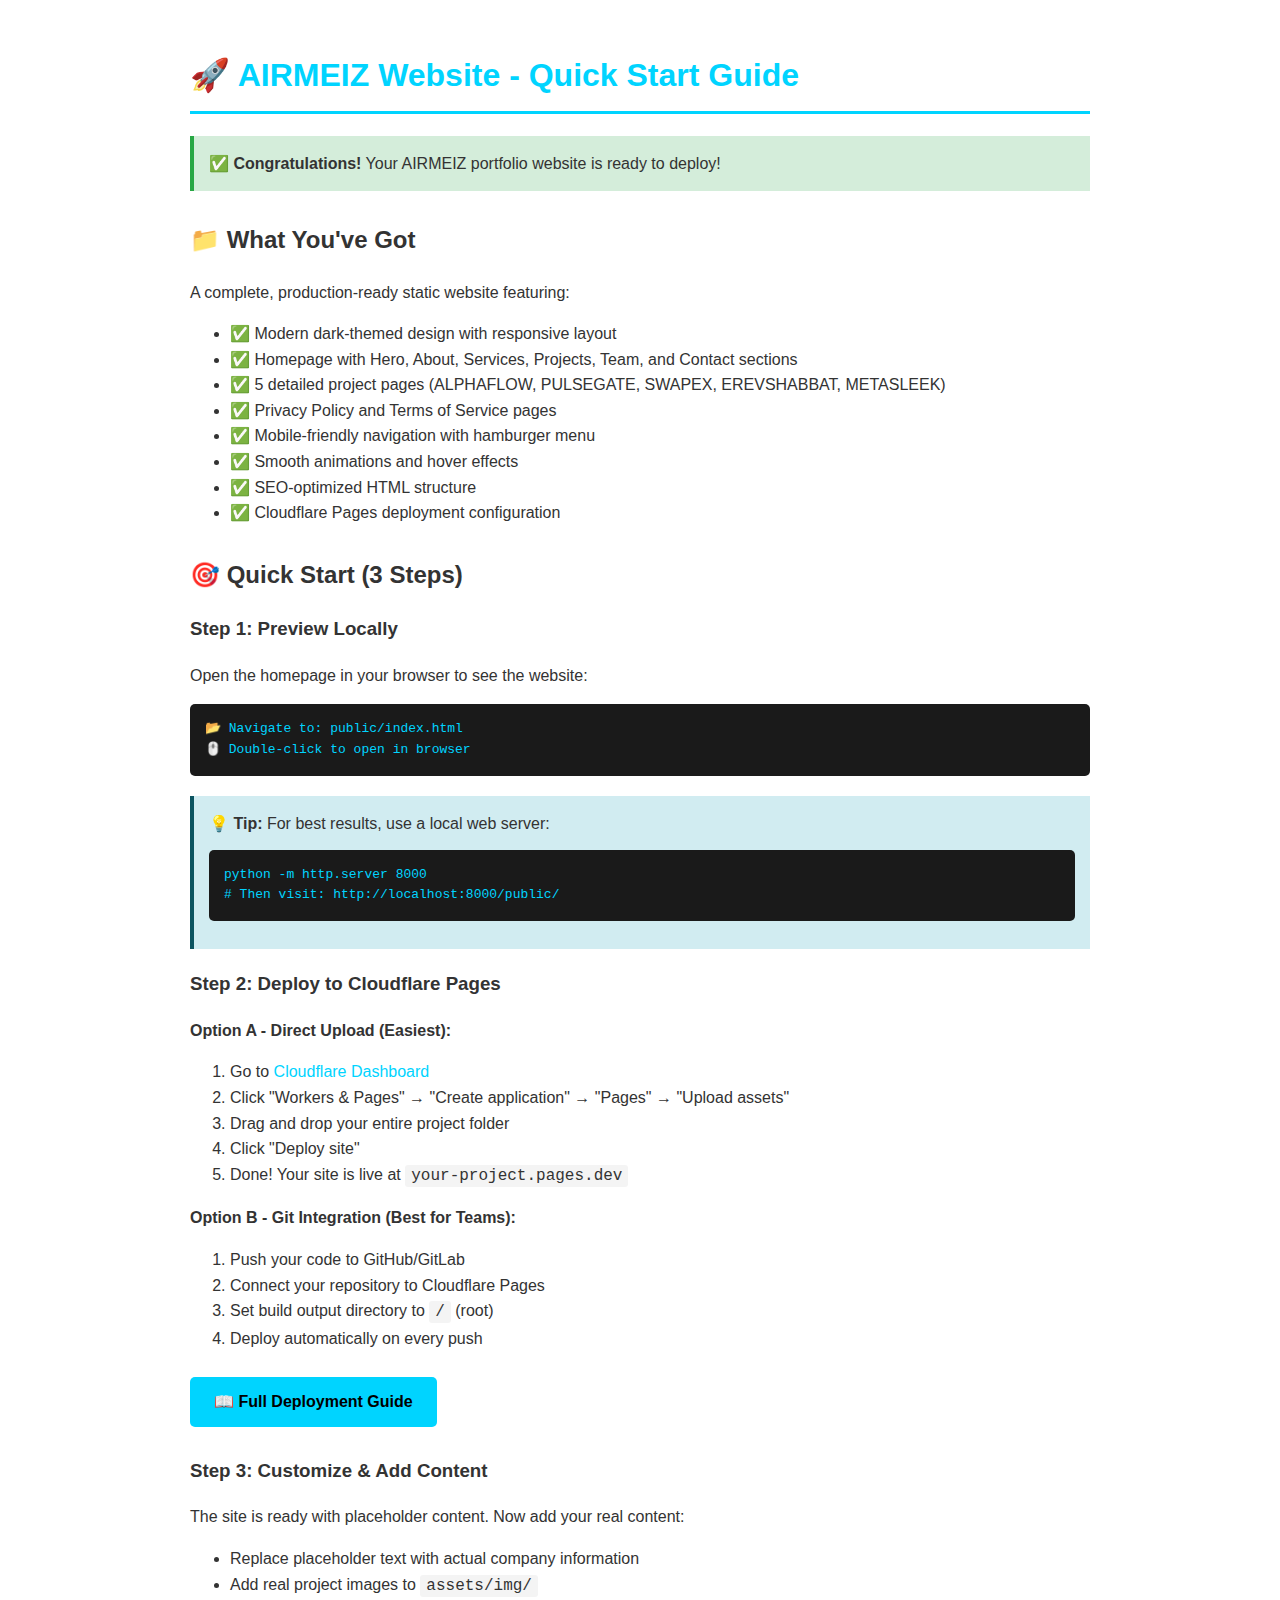
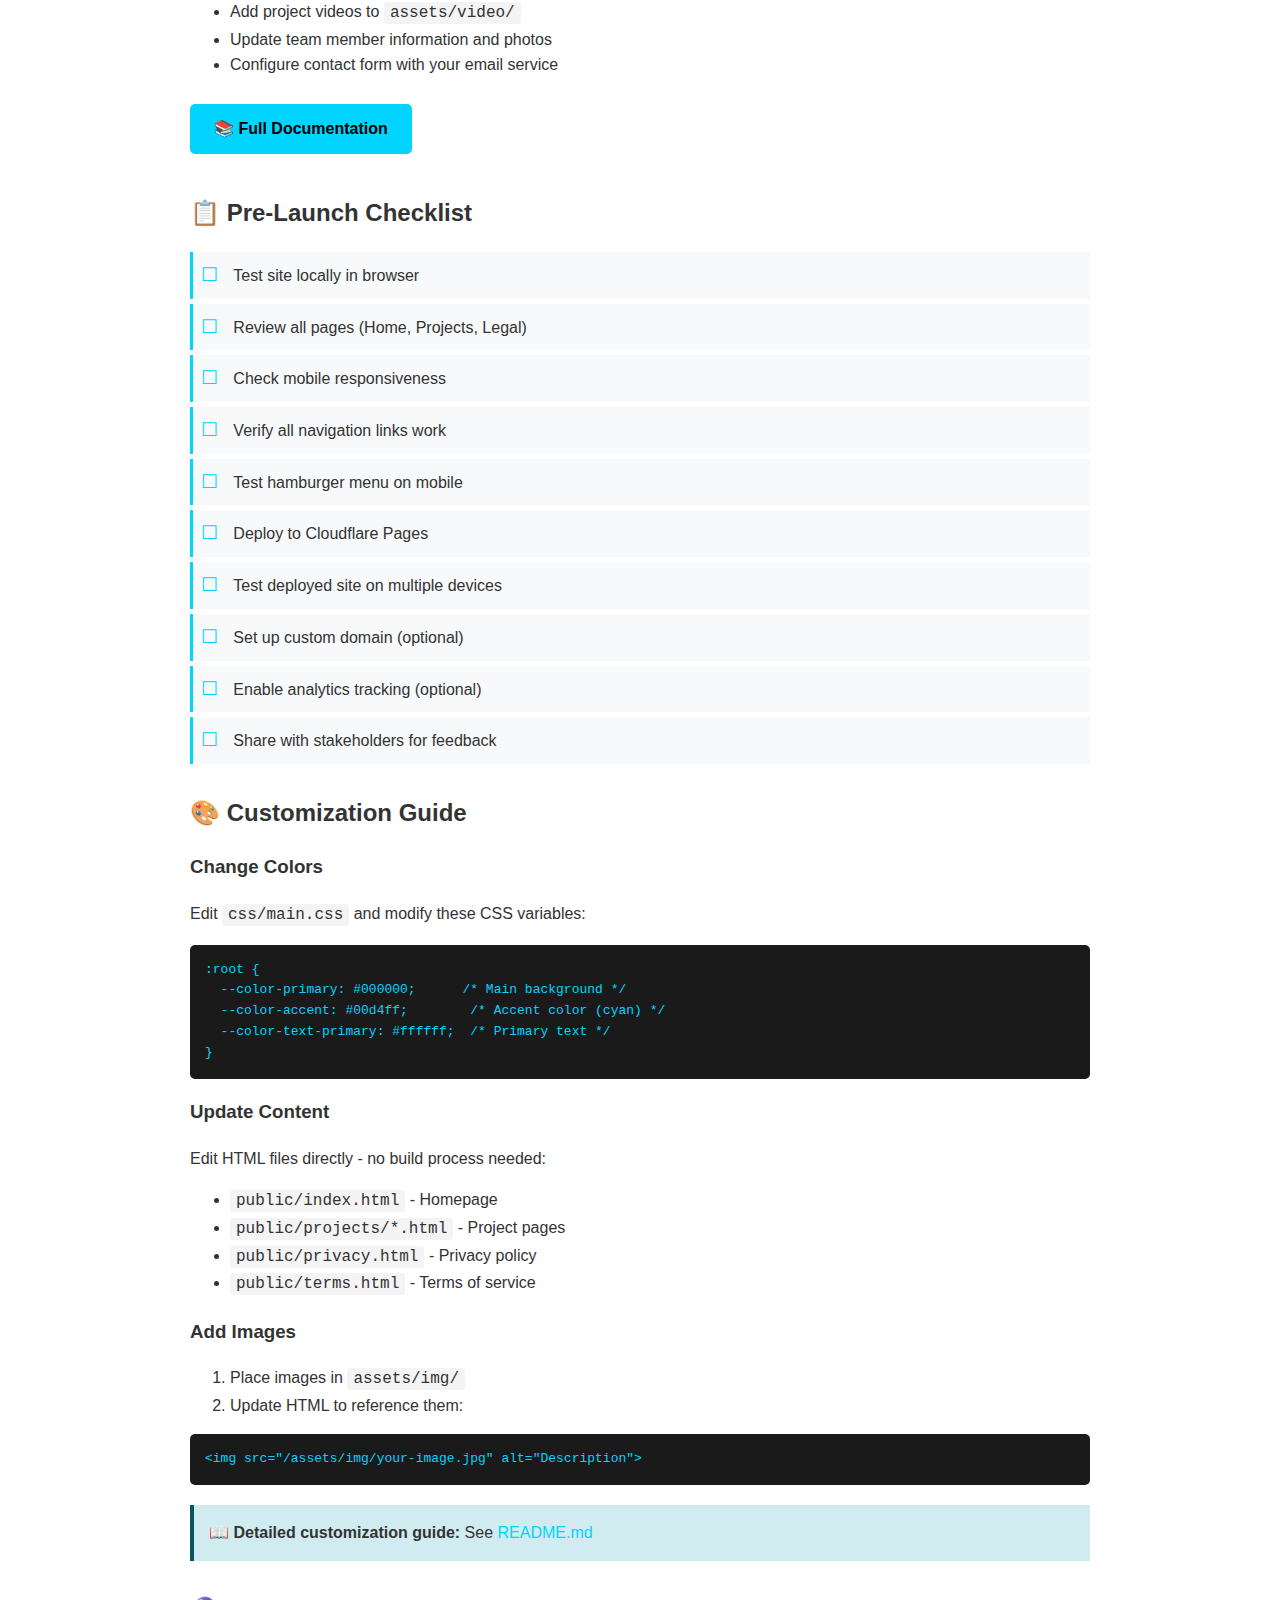
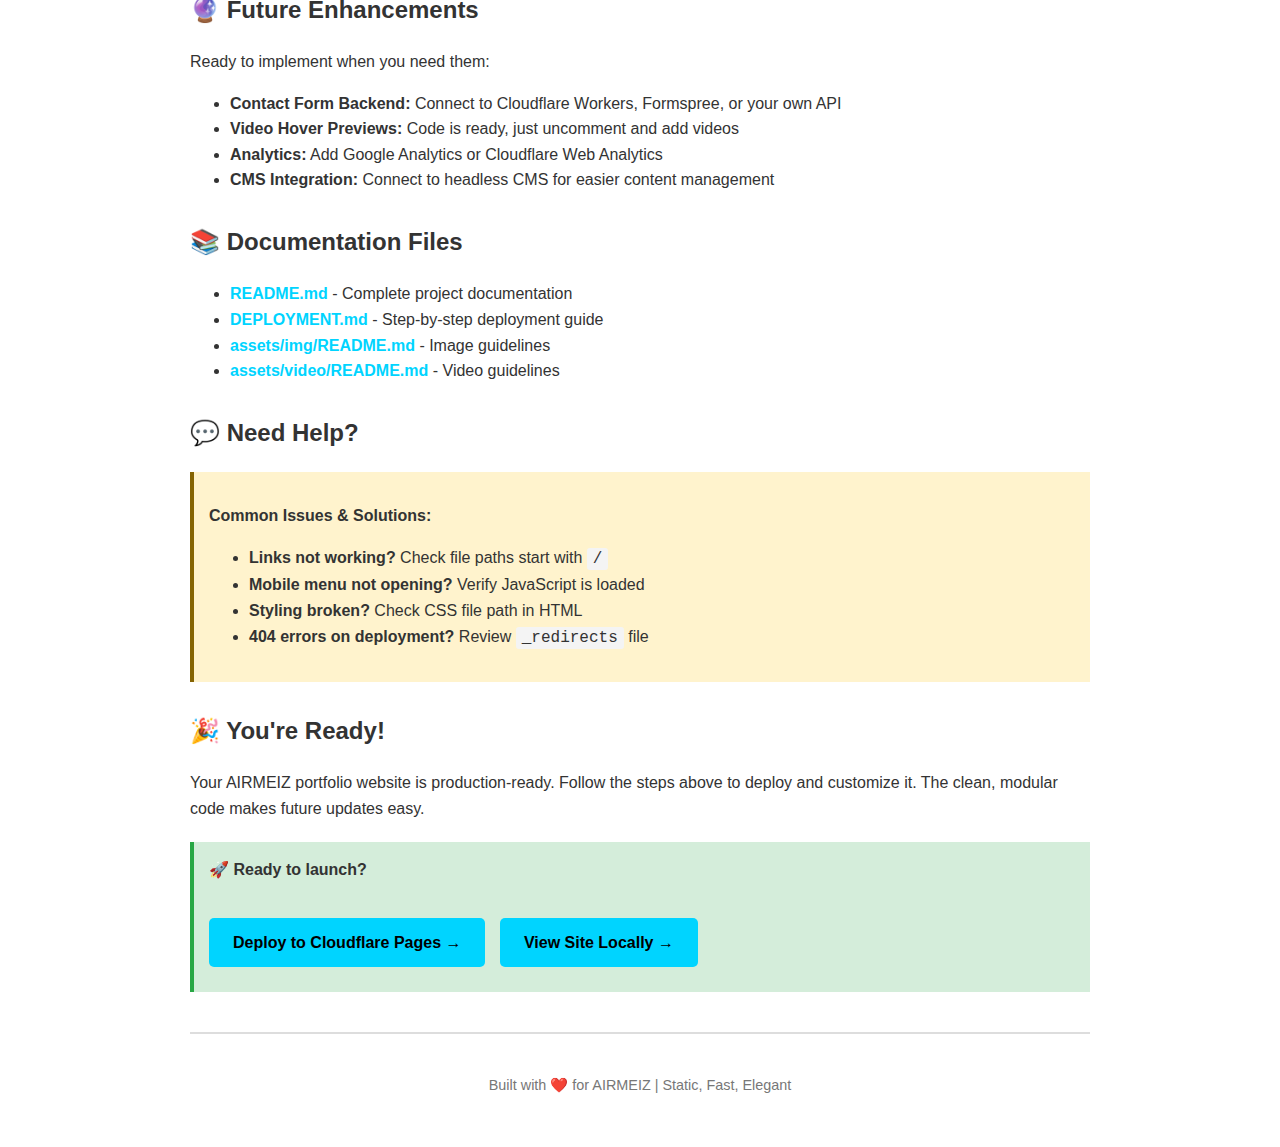
<file: QUICKSTART.html>
<!DOCTYPE html>
<html lang="en">
<head>
  <meta charset="UTF-8">
  <meta name="viewport" content="width=device-width, initial-scale=1.0">
  <title>AIRMEIZ - Quick Start Guide</title>
  <style>
    body {
      font-family: -apple-system, BlinkMacSystemFont, 'Segoe UI', Roboto, sans-serif;
      max-width: 900px;
      margin: 50px auto;
      padding: 0 20px;
      line-height: 1.6;
      color: #333;
    }
    h1 { color: #00d4ff; border-bottom: 3px solid #00d4ff; padding-bottom: 10px; }
    h2 { color: #333; margin-top: 30px; }
    .success { background: #d4edda; border-left: 4px solid #28a745; padding: 15px; margin: 20px 0; }
    .info { background: #d1ecf1; border-left: 4px solid #0c5460; padding: 15px; margin: 20px 0; }
    .warning { background: #fff3cd; border-left: 4px solid #856404; padding: 15px; margin: 20px 0; }
    code { background: #f4f4f4; padding: 2px 6px; border-radius: 3px; font-family: 'Courier New', monospace; }
    pre { background: #1a1a1a; color: #00d4ff; padding: 15px; border-radius: 5px; overflow-x: auto; }
    .checklist { list-style: none; padding: 0; }
    .checklist li { padding: 8px; margin: 5px 0; background: #f8f9fa; border-left: 3px solid #00d4ff; }
    .checklist li::before { content: "☐ "; margin-right: 10px; color: #00d4ff; font-size: 1.2em; }
    a { color: #00d4ff; text-decoration: none; }
    a:hover { text-decoration: underline; }
    .button { 
      display: inline-block; 
      background: #00d4ff; 
      color: #000; 
      padding: 12px 24px; 
      border-radius: 5px; 
      font-weight: bold; 
      margin: 10px 10px 10px 0;
    }
    .button:hover { background: #00b8e6; text-decoration: none; }
  </style>
</head>
<body>

  <h1>🚀 AIRMEIZ Website - Quick Start Guide</h1>

  <div class="success">
    <strong>✅ Congratulations!</strong> Your AIRMEIZ portfolio website is ready to deploy!
  </div>

  <h2>📁 What You've Got</h2>
  <p>A complete, production-ready static website featuring:</p>
  <ul>
    <li>✅ Modern dark-themed design with responsive layout</li>
    <li>✅ Homepage with Hero, About, Services, Projects, Team, and Contact sections</li>
    <li>✅ 5 detailed project pages (ALPHAFLOW, PULSEGATE, SWAPEX, EREVSHABBAT, METASLEEK)</li>
    <li>✅ Privacy Policy and Terms of Service pages</li>
    <li>✅ Mobile-friendly navigation with hamburger menu</li>
    <li>✅ Smooth animations and hover effects</li>
    <li>✅ SEO-optimized HTML structure</li>
    <li>✅ Cloudflare Pages deployment configuration</li>
  </ul>

  <h2>🎯 Quick Start (3 Steps)</h2>

  <h3>Step 1: Preview Locally</h3>
  <p>Open the homepage in your browser to see the website:</p>
  <pre>📂 Navigate to: public/index.html
🖱️ Double-click to open in browser</pre>

  <div class="info">
    <strong>💡 Tip:</strong> For best results, use a local web server:
    <pre>python -m http.server 8000
# Then visit: http://localhost:8000/public/</pre>
  </div>

  <h3>Step 2: Deploy to Cloudflare Pages</h3>
  
  <p><strong>Option A - Direct Upload (Easiest):</strong></p>
  <ol>
    <li>Go to <a href="https://dash.cloudflare.com" target="_blank">Cloudflare Dashboard</a></li>
    <li>Click "Workers & Pages" → "Create application" → "Pages" → "Upload assets"</li>
    <li>Drag and drop your entire project folder</li>
    <li>Click "Deploy site"</li>
    <li>Done! Your site is live at <code>your-project.pages.dev</code></li>
  </ol>

  <p><strong>Option B - Git Integration (Best for Teams):</strong></p>
  <ol>
    <li>Push your code to GitHub/GitLab</li>
    <li>Connect your repository to Cloudflare Pages</li>
    <li>Set build output directory to <code>/</code> (root)</li>
    <li>Deploy automatically on every push</li>
  </ol>

  <a href="DEPLOYMENT.md" class="button">📖 Full Deployment Guide</a>

  <h3>Step 3: Customize & Add Content</h3>
  <p>The site is ready with placeholder content. Now add your real content:</p>
  <ul>
    <li>Replace placeholder text with actual company information</li>
    <li>Add real project images to <code>assets/img/</code></li>
    <li>Add project videos to <code>assets/video/</code></li>
    <li>Update team member information and photos</li>
    <li>Configure contact form with your email service</li>
  </ul>

  <a href="README.md" class="button">📚 Full Documentation</a>

  <h2>📋 Pre-Launch Checklist</h2>
  <ul class="checklist">
    <li>Test site locally in browser</li>
    <li>Review all pages (Home, Projects, Legal)</li>
    <li>Check mobile responsiveness</li>
    <li>Verify all navigation links work</li>
    <li>Test hamburger menu on mobile</li>
    <li>Deploy to Cloudflare Pages</li>
    <li>Test deployed site on multiple devices</li>
    <li>Set up custom domain (optional)</li>
    <li>Enable analytics tracking (optional)</li>
    <li>Share with stakeholders for feedback</li>
  </ul>

  <h2>🎨 Customization Guide</h2>

  <h3>Change Colors</h3>
  <p>Edit <code>css/main.css</code> and modify these CSS variables:</p>
  <pre>:root {
  --color-primary: #000000;      /* Main background */
  --color-accent: #00d4ff;        /* Accent color (cyan) */
  --color-text-primary: #ffffff;  /* Primary text */
}</pre>

  <h3>Update Content</h3>
  <p>Edit HTML files directly - no build process needed:</p>
  <ul>
    <li><code>public/index.html</code> - Homepage</li>
    <li><code>public/projects/*.html</code> - Project pages</li>
    <li><code>public/privacy.html</code> - Privacy policy</li>
    <li><code>public/terms.html</code> - Terms of service</li>
  </ul>

  <h3>Add Images</h3>
  <ol>
    <li>Place images in <code>assets/img/</code></li>
    <li>Update HTML to reference them:</li>
  </ol>
  <pre>&lt;img src="/assets/img/your-image.jpg" alt="Description"&gt;</pre>

  <div class="info">
    <strong>📖 Detailed customization guide:</strong> See <a href="README.md">README.md</a>
  </div>

  <h2>🔮 Future Enhancements</h2>
  <p>Ready to implement when you need them:</p>
  <ul>
    <li><strong>Contact Form Backend:</strong> Connect to Cloudflare Workers, Formspree, or your own API</li>
    <li><strong>Video Hover Previews:</strong> Code is ready, just uncomment and add videos</li>
    <li><strong>Analytics:</strong> Add Google Analytics or Cloudflare Web Analytics</li>
    <li><strong>CMS Integration:</strong> Connect to headless CMS for easier content management</li>
  </ul>

  <h2>📚 Documentation Files</h2>
  <ul>
    <li><a href="README.md"><strong>README.md</strong></a> - Complete project documentation</li>
    <li><a href="DEPLOYMENT.md"><strong>DEPLOYMENT.md</strong></a> - Step-by-step deployment guide</li>
    <li><a href="assets/img/README.md"><strong>assets/img/README.md</strong></a> - Image guidelines</li>
    <li><a href="assets/video/README.md"><strong>assets/video/README.md</strong></a> - Video guidelines</li>
  </ul>

  <h2>💬 Need Help?</h2>
  <div class="warning">
    <p><strong>Common Issues & Solutions:</strong></p>
    <ul>
      <li><strong>Links not working?</strong> Check file paths start with <code>/</code></li>
      <li><strong>Mobile menu not opening?</strong> Verify JavaScript is loaded</li>
      <li><strong>Styling broken?</strong> Check CSS file path in HTML</li>
      <li><strong>404 errors on deployment?</strong> Review <code>_redirects</code> file</li>
    </ul>
  </div>

  <h2>🎉 You're Ready!</h2>
  <p>
    Your AIRMEIZ portfolio website is production-ready. Follow the steps above to deploy and customize it.
    The clean, modular code makes future updates easy.
  </p>

  <div class="success">
    <strong>🚀 Ready to launch?</strong>
    <br><br>
    <a href="https://dash.cloudflare.com" class="button" target="_blank">Deploy to Cloudflare Pages →</a>
    <a href="public/index.html" class="button">View Site Locally →</a>
  </div>

  <hr style="margin: 40px 0; border: 1px solid #ddd;">

  <p style="text-align: center; color: #777; font-size: 0.9em;">
    Built with ❤️ for AIRMEIZ | Static, Fast, Elegant
  </p>

</body>
</html>
</file>
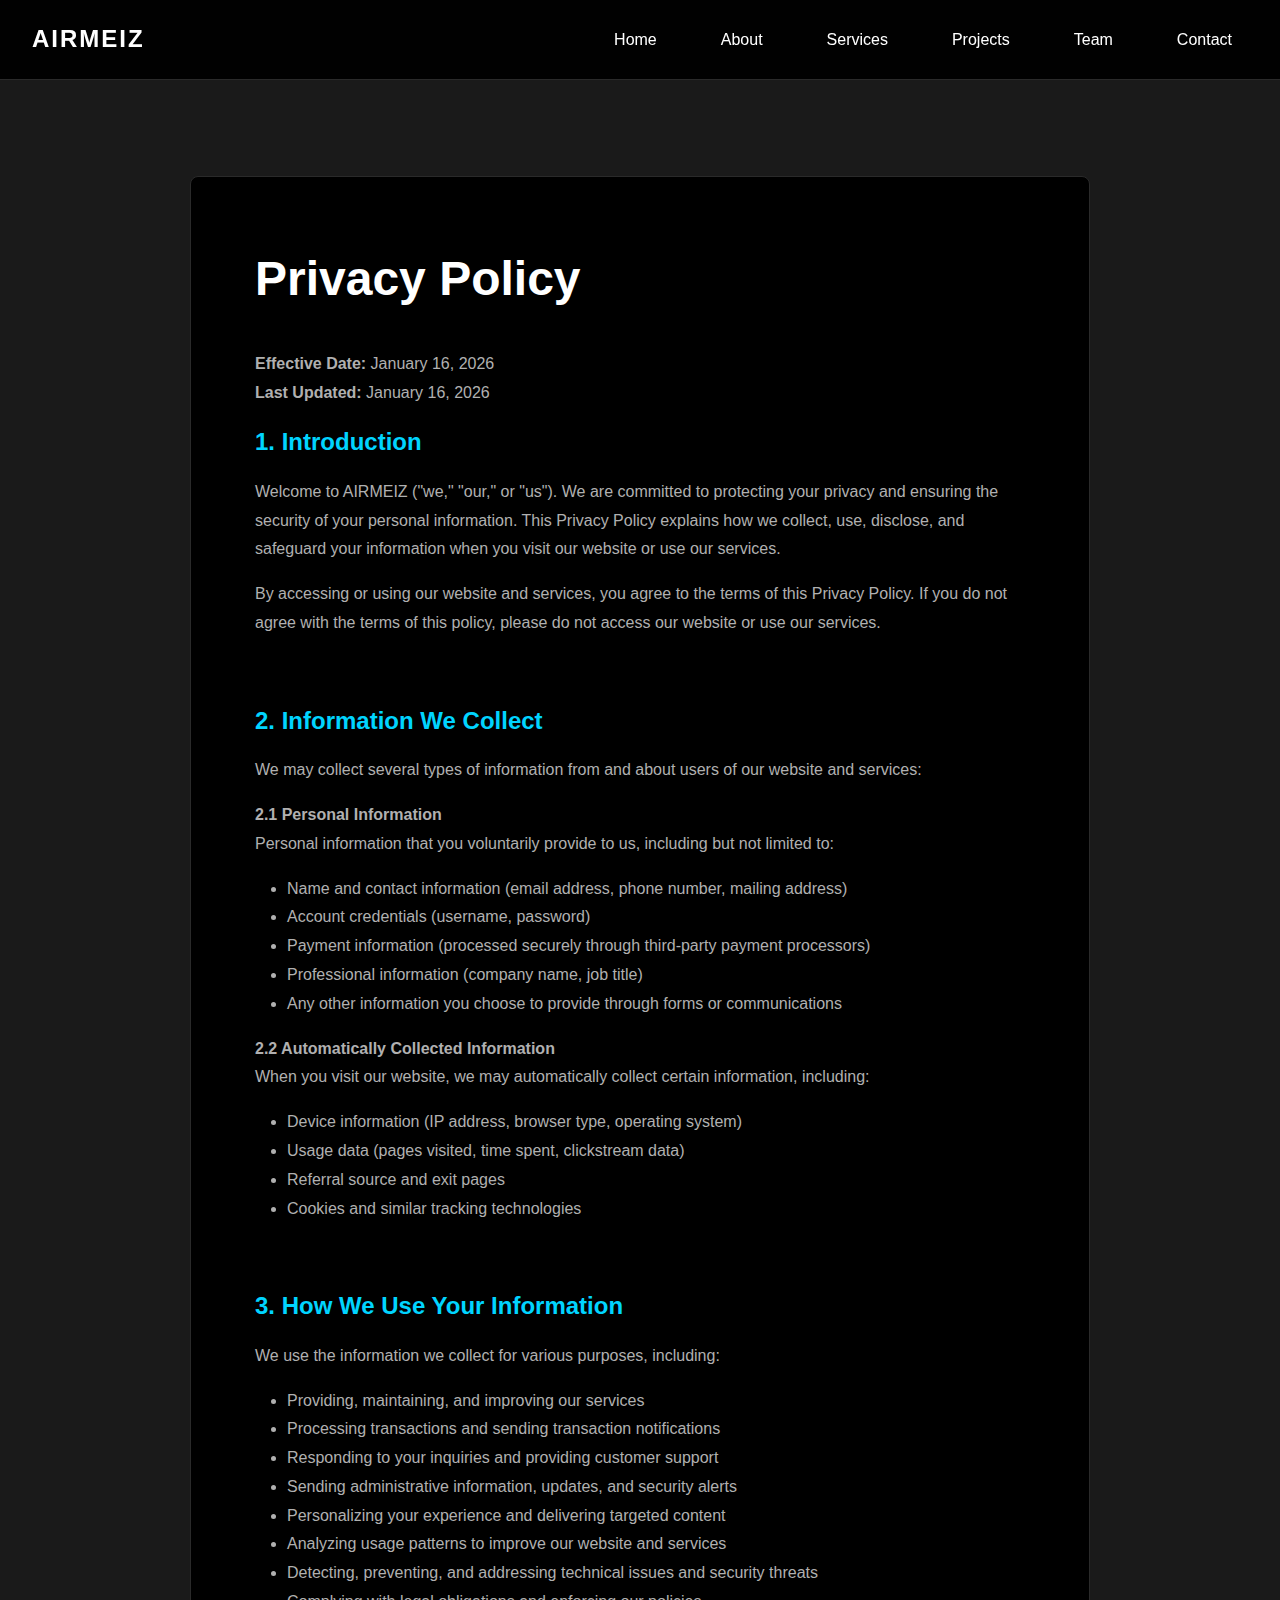
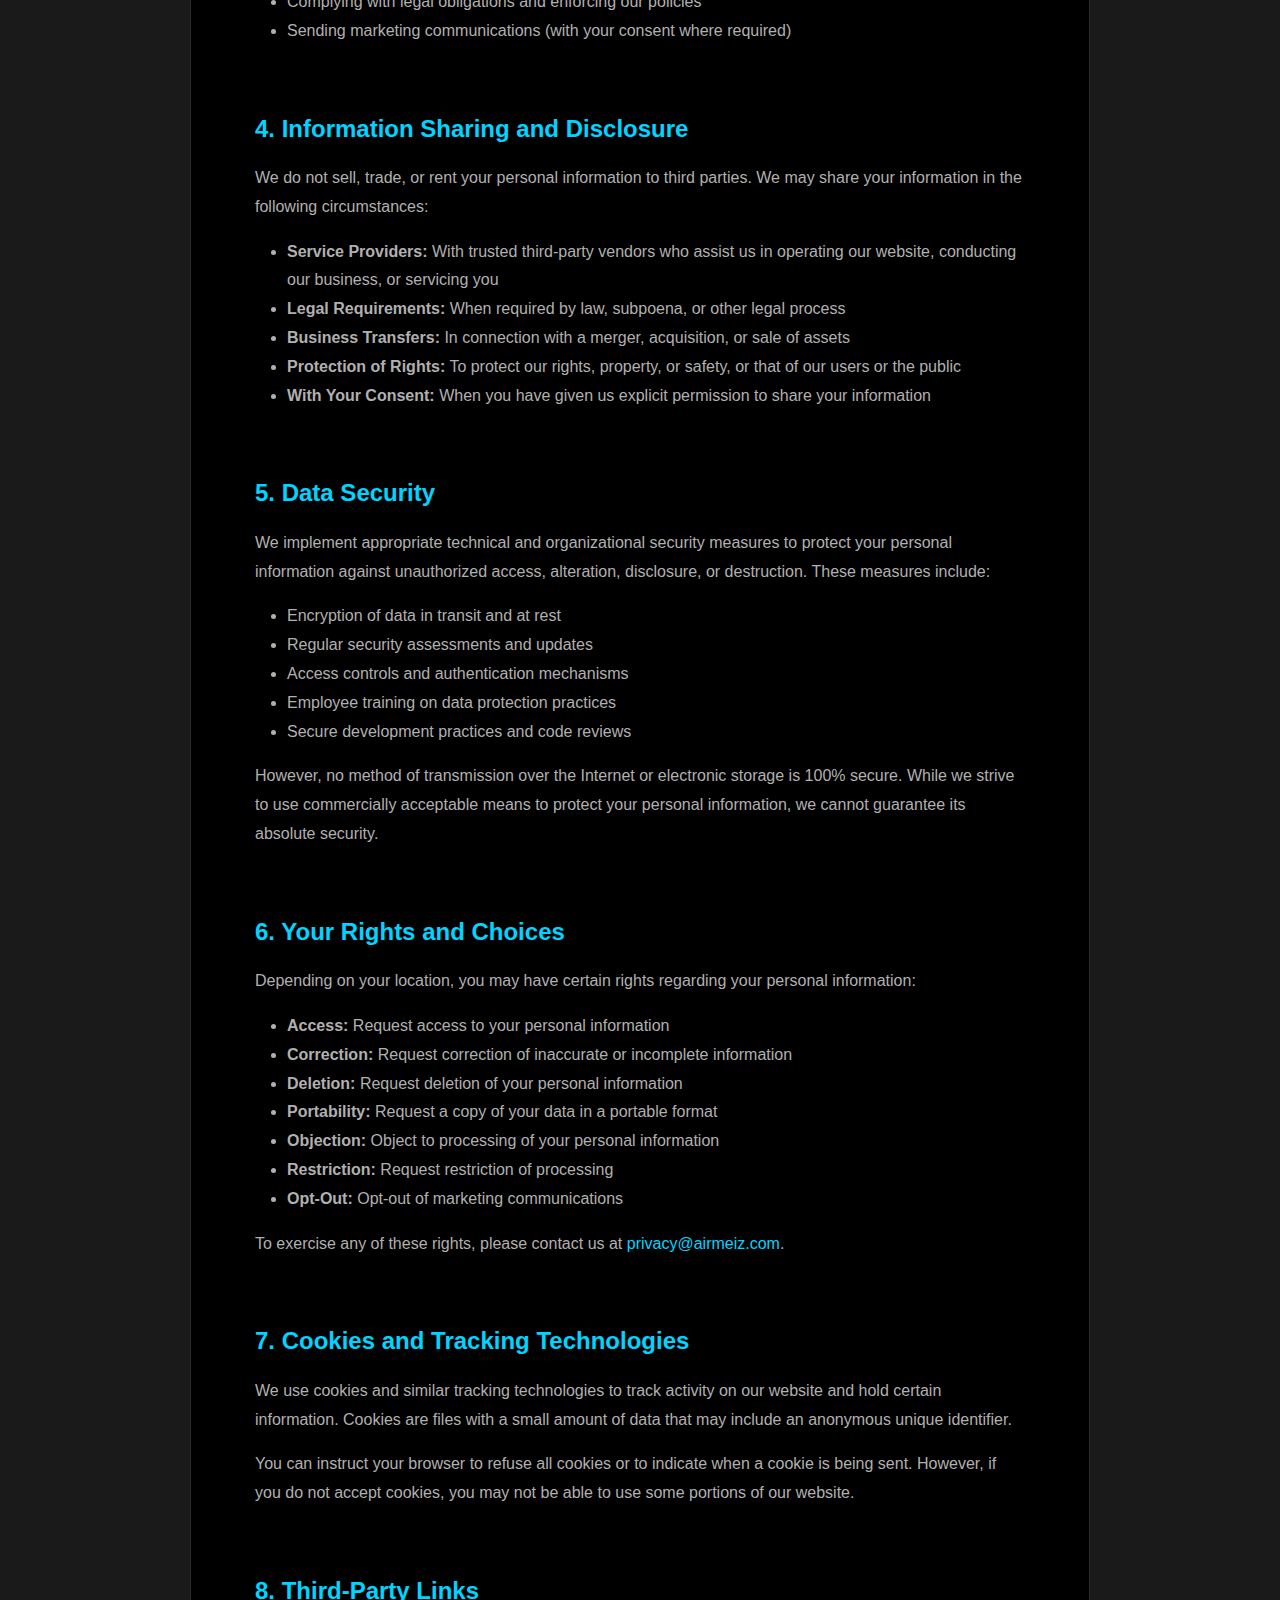
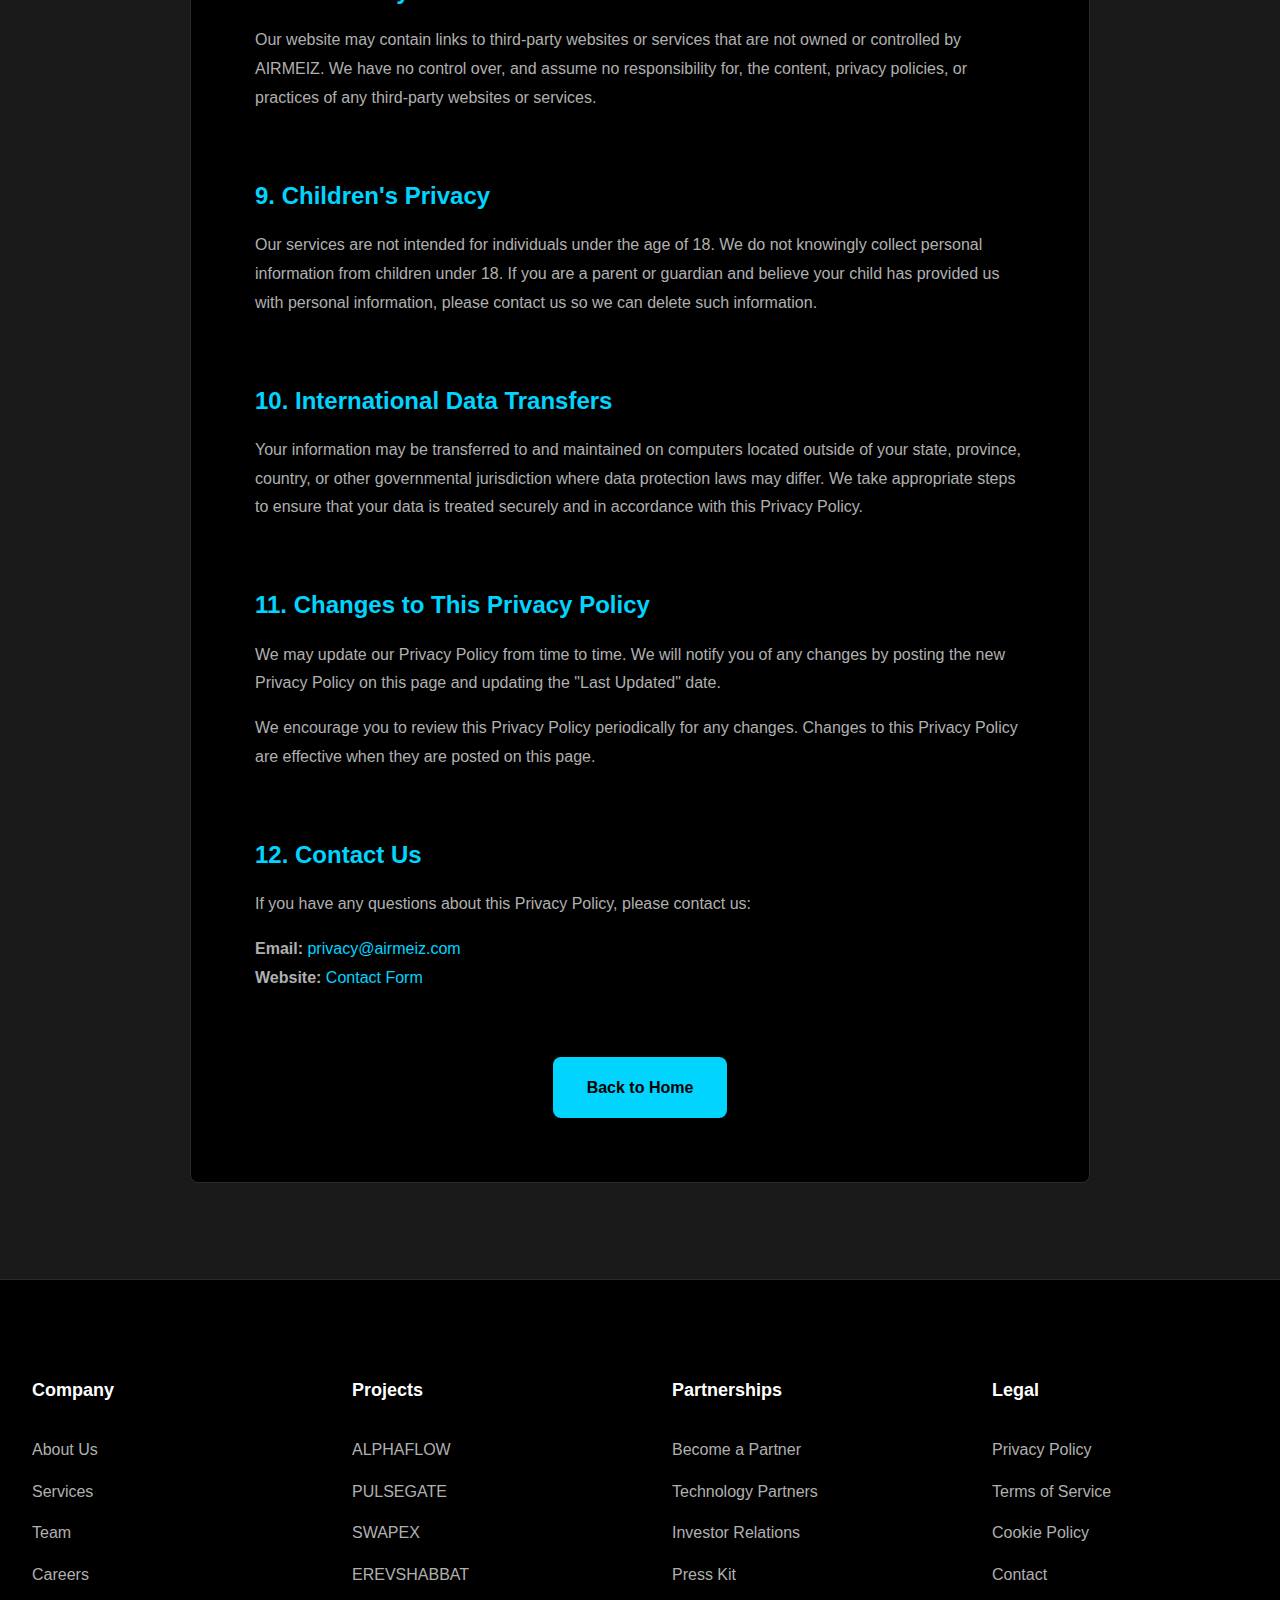
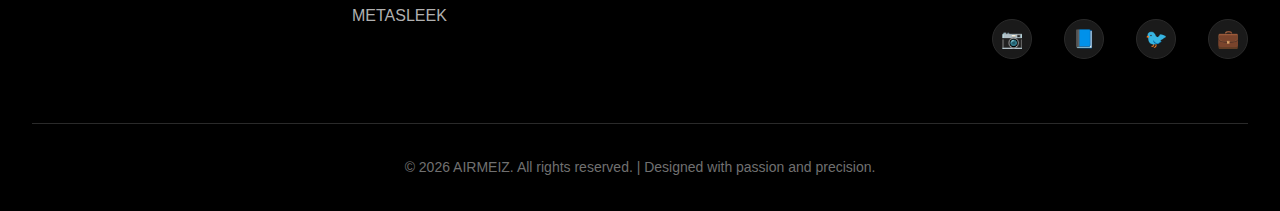
<file: public/privacy.html>
<!DOCTYPE html>
<html lang="en">
<head>
  <meta charset="UTF-8">
  <meta name="viewport" content="width=device-width, initial-scale=1.0">
  <meta name="description" content="Privacy Policy - AIRMEIZ">
  <title>Privacy Policy | AIRMEIZ</title>
  <link rel="stylesheet" href="/css/main.css">
</head>
<body>

  <!-- HEADER -->
  <header class="header">
    <div class="container">
      <a href="/" class="logo">AIRMEIZ</a>
      
      <nav>
        <ul class="nav-menu">
          <li><a href="/" class="nav-link">Home</a></li>
          <li><a href="/#about" class="nav-link">About</a></li>
          <li><a href="/#services" class="nav-link">Services</a></li>
          <li><a href="/#projects" class="nav-link">Projects</a></li>
          <li><a href="/#team" class="nav-link">Team</a></li>
          <li><a href="/#contact" class="nav-link">Contact</a></li>
        </ul>
      </nav>
      
      <button class="mobile-menu-toggle" aria-label="Toggle navigation menu">
        <span></span>
        <span></span>
        <span></span>
      </button>
    </div>
  </header>

  <!-- LEGAL PAGE CONTENT -->
  <main class="legal-page">
    <div class="container">
      <div class="legal-content">
        <h1 class="legal-title">Privacy Policy</h1>
        <p class="legal-text">
          <strong>Effective Date:</strong> January 16, 2026<br>
          <strong>Last Updated:</strong> January 16, 2026
        </p>

        <!-- Introduction -->
        <div class="legal-section">
          <h2 class="legal-section-title">1. Introduction</h2>
          <p class="legal-text">
            Welcome to AIRMEIZ ("we," "our," or "us"). We are committed to protecting your privacy and 
            ensuring the security of your personal information. This Privacy Policy explains how we collect, 
            use, disclose, and safeguard your information when you visit our website or use our services.
          </p>
          <p class="legal-text">
            By accessing or using our website and services, you agree to the terms of this Privacy Policy. 
            If you do not agree with the terms of this policy, please do not access our website or use our services.
          </p>
        </div>

        <!-- Information We Collect -->
        <div class="legal-section">
          <h2 class="legal-section-title">2. Information We Collect</h2>
          <p class="legal-text">
            We may collect several types of information from and about users of our website and services:
          </p>
          
          <p class="legal-text">
            <strong>2.1 Personal Information</strong><br>
            Personal information that you voluntarily provide to us, including but not limited to:
          </p>
          <ul style="list-style: disc; margin-left: 2rem; margin-bottom: 1rem; color: #b0b0b0; line-height: 1.8;">
            <li>Name and contact information (email address, phone number, mailing address)</li>
            <li>Account credentials (username, password)</li>
            <li>Payment information (processed securely through third-party payment processors)</li>
            <li>Professional information (company name, job title)</li>
            <li>Any other information you choose to provide through forms or communications</li>
          </ul>

          <p class="legal-text">
            <strong>2.2 Automatically Collected Information</strong><br>
            When you visit our website, we may automatically collect certain information, including:
          </p>
          <ul style="list-style: disc; margin-left: 2rem; margin-bottom: 1rem; color: #b0b0b0; line-height: 1.8;">
            <li>Device information (IP address, browser type, operating system)</li>
            <li>Usage data (pages visited, time spent, clickstream data)</li>
            <li>Referral source and exit pages</li>
            <li>Cookies and similar tracking technologies</li>
          </ul>
        </div>

        <!-- How We Use Your Information -->
        <div class="legal-section">
          <h2 class="legal-section-title">3. How We Use Your Information</h2>
          <p class="legal-text">
            We use the information we collect for various purposes, including:
          </p>
          <ul style="list-style: disc; margin-left: 2rem; margin-bottom: 1rem; color: #b0b0b0; line-height: 1.8;">
            <li>Providing, maintaining, and improving our services</li>
            <li>Processing transactions and sending transaction notifications</li>
            <li>Responding to your inquiries and providing customer support</li>
            <li>Sending administrative information, updates, and security alerts</li>
            <li>Personalizing your experience and delivering targeted content</li>
            <li>Analyzing usage patterns to improve our website and services</li>
            <li>Detecting, preventing, and addressing technical issues and security threats</li>
            <li>Complying with legal obligations and enforcing our policies</li>
            <li>Sending marketing communications (with your consent where required)</li>
          </ul>
        </div>

        <!-- Information Sharing and Disclosure -->
        <div class="legal-section">
          <h2 class="legal-section-title">4. Information Sharing and Disclosure</h2>
          <p class="legal-text">
            We do not sell, trade, or rent your personal information to third parties. We may share your 
            information in the following circumstances:
          </p>
          <ul style="list-style: disc; margin-left: 2rem; margin-bottom: 1rem; color: #b0b0b0; line-height: 1.8;">
            <li><strong>Service Providers:</strong> With trusted third-party vendors who assist us in operating 
            our website, conducting our business, or servicing you</li>
            <li><strong>Legal Requirements:</strong> When required by law, subpoena, or other legal process</li>
            <li><strong>Business Transfers:</strong> In connection with a merger, acquisition, or sale of assets</li>
            <li><strong>Protection of Rights:</strong> To protect our rights, property, or safety, or that of 
            our users or the public</li>
            <li><strong>With Your Consent:</strong> When you have given us explicit permission to share your information</li>
          </ul>
        </div>

        <!-- Data Security -->
        <div class="legal-section">
          <h2 class="legal-section-title">5. Data Security</h2>
          <p class="legal-text">
            We implement appropriate technical and organizational security measures to protect your personal 
            information against unauthorized access, alteration, disclosure, or destruction. These measures include:
          </p>
          <ul style="list-style: disc; margin-left: 2rem; margin-bottom: 1rem; color: #b0b0b0; line-height: 1.8;">
            <li>Encryption of data in transit and at rest</li>
            <li>Regular security assessments and updates</li>
            <li>Access controls and authentication mechanisms</li>
            <li>Employee training on data protection practices</li>
            <li>Secure development practices and code reviews</li>
          </ul>
          <p class="legal-text">
            However, no method of transmission over the Internet or electronic storage is 100% secure. 
            While we strive to use commercially acceptable means to protect your personal information, 
            we cannot guarantee its absolute security.
          </p>
        </div>

        <!-- Your Rights and Choices -->
        <div class="legal-section">
          <h2 class="legal-section-title">6. Your Rights and Choices</h2>
          <p class="legal-text">
            Depending on your location, you may have certain rights regarding your personal information:
          </p>
          <ul style="list-style: disc; margin-left: 2rem; margin-bottom: 1rem; color: #b0b0b0; line-height: 1.8;">
            <li><strong>Access:</strong> Request access to your personal information</li>
            <li><strong>Correction:</strong> Request correction of inaccurate or incomplete information</li>
            <li><strong>Deletion:</strong> Request deletion of your personal information</li>
            <li><strong>Portability:</strong> Request a copy of your data in a portable format</li>
            <li><strong>Objection:</strong> Object to processing of your personal information</li>
            <li><strong>Restriction:</strong> Request restriction of processing</li>
            <li><strong>Opt-Out:</strong> Opt-out of marketing communications</li>
          </ul>
          <p class="legal-text">
            To exercise any of these rights, please contact us at <a href="mailto:privacy@airmeiz.com" 
            style="color: #00d4ff;">privacy@airmeiz.com</a>.
          </p>
        </div>

        <!-- Cookies and Tracking Technologies -->
        <div class="legal-section">
          <h2 class="legal-section-title">7. Cookies and Tracking Technologies</h2>
          <p class="legal-text">
            We use cookies and similar tracking technologies to track activity on our website and hold 
            certain information. Cookies are files with a small amount of data that may include an 
            anonymous unique identifier.
          </p>
          <p class="legal-text">
            You can instruct your browser to refuse all cookies or to indicate when a cookie is being sent. 
            However, if you do not accept cookies, you may not be able to use some portions of our website.
          </p>
        </div>

        <!-- Third-Party Links -->
        <div class="legal-section">
          <h2 class="legal-section-title">8. Third-Party Links</h2>
          <p class="legal-text">
            Our website may contain links to third-party websites or services that are not owned or 
            controlled by AIRMEIZ. We have no control over, and assume no responsibility for, the content, 
            privacy policies, or practices of any third-party websites or services.
          </p>
        </div>

        <!-- Children's Privacy -->
        <div class="legal-section">
          <h2 class="legal-section-title">9. Children's Privacy</h2>
          <p class="legal-text">
            Our services are not intended for individuals under the age of 18. We do not knowingly collect 
            personal information from children under 18. If you are a parent or guardian and believe your 
            child has provided us with personal information, please contact us so we can delete such information.
          </p>
        </div>

        <!-- International Data Transfers -->
        <div class="legal-section">
          <h2 class="legal-section-title">10. International Data Transfers</h2>
          <p class="legal-text">
            Your information may be transferred to and maintained on computers located outside of your state, 
            province, country, or other governmental jurisdiction where data protection laws may differ. 
            We take appropriate steps to ensure that your data is treated securely and in accordance with 
            this Privacy Policy.
          </p>
        </div>

        <!-- Changes to This Privacy Policy -->
        <div class="legal-section">
          <h2 class="legal-section-title">11. Changes to This Privacy Policy</h2>
          <p class="legal-text">
            We may update our Privacy Policy from time to time. We will notify you of any changes by 
            posting the new Privacy Policy on this page and updating the "Last Updated" date.
          </p>
          <p class="legal-text">
            We encourage you to review this Privacy Policy periodically for any changes. Changes to this 
            Privacy Policy are effective when they are posted on this page.
          </p>
        </div>

        <!-- Contact Us -->
        <div class="legal-section">
          <h2 class="legal-section-title">12. Contact Us</h2>
          <p class="legal-text">
            If you have any questions about this Privacy Policy, please contact us:
          </p>
          <ul style="list-style: none; margin-left: 0; margin-bottom: 1rem; color: #b0b0b0; line-height: 1.8;">
            <li><strong>Email:</strong> <a href="mailto:privacy@airmeiz.com" style="color: #00d4ff;">privacy@airmeiz.com</a></li>
            <li><strong>Website:</strong> <a href="/#contact" style="color: #00d4ff;">Contact Form</a></li>
          </ul>
        </div>

        <!-- Back to Home -->
        <div style="text-align: center; margin-top: 3rem;">
          <a href="/" class="btn btn-primary">Back to Home</a>
        </div>

      </div>
    </div>
  </main>

  <!-- FOOTER -->
  <footer class="footer">
    <div class="container">
      <div class="footer-content">
        
        <div class="footer-section">
          <h4 class="footer-section-title">Company</h4>
          <ul class="footer-links">
            <li><a href="/#about" class="footer-link">About Us</a></li>
            <li><a href="/#services" class="footer-link">Services</a></li>
            <li><a href="/#team" class="footer-link">Team</a></li>
            <li><a href="/#contact" class="footer-link">Careers</a></li>
          </ul>
        </div>
        
        <div class="footer-section">
          <h4 class="footer-section-title">Projects</h4>
          <ul class="footer-links">
            <li><a href="/public/projects/alphaflow.html" class="footer-link">ALPHAFLOW</a></li>
            <li><a href="/public/projects/pulsegate.html" class="footer-link">PULSEGATE</a></li>
            <li><a href="/public/projects/swapex.html" class="footer-link">SWAPEX</a></li>
            <li><a href="/public/projects/erevshabbat.html" class="footer-link">EREVSHABBAT</a></li>
            <li><a href="/public/projects/metasleek.html" class="footer-link">METASLEEK</a></li>
          </ul>
        </div>
        
        <div class="footer-section">
          <h4 class="footer-section-title">Partnerships</h4>
          <ul class="footer-links">
            <li><a href="#" class="footer-link">Become a Partner</a></li>
            <li><a href="#" class="footer-link">Technology Partners</a></li>
            <li><a href="#" class="footer-link">Investor Relations</a></li>
            <li><a href="#" class="footer-link">Press Kit</a></li>
          </ul>
        </div>
        
        <div class="footer-section">
          <h4 class="footer-section-title">Legal</h4>
          <ul class="footer-links">
            <li><a href="/public/privacy.html" class="footer-link">Privacy Policy</a></li>
            <li><a href="/public/terms.html" class="footer-link">Terms of Service</a></li>
            <li><a href="#" class="footer-link">Cookie Policy</a></li>
            <li><a href="/#contact" class="footer-link">Contact</a></li>
          </ul>
          
          <div class="footer-social">
            <a href="#" class="social-icon" aria-label="Instagram" title="Instagram">
              <span>📷</span>
            </a>
            <a href="#" class="social-icon" aria-label="Facebook" title="Facebook">
              <span>📘</span>
            </a>
            <a href="#" class="social-icon" aria-label="Twitter/X" title="Twitter/X">
              <span>🐦</span>
            </a>
            <a href="#" class="social-icon" aria-label="LinkedIn" title="LinkedIn">
              <span>💼</span>
            </a>
          </div>
        </div>
        
      </div>
      
      <div class="footer-bottom">
        <p>&copy; 2026 AIRMEIZ. All rights reserved. | Designed with passion and precision.</p>
      </div>
    </div>
  </footer>

  <script src="/js/main.js"></script>
  
</body>
</html>
</file>
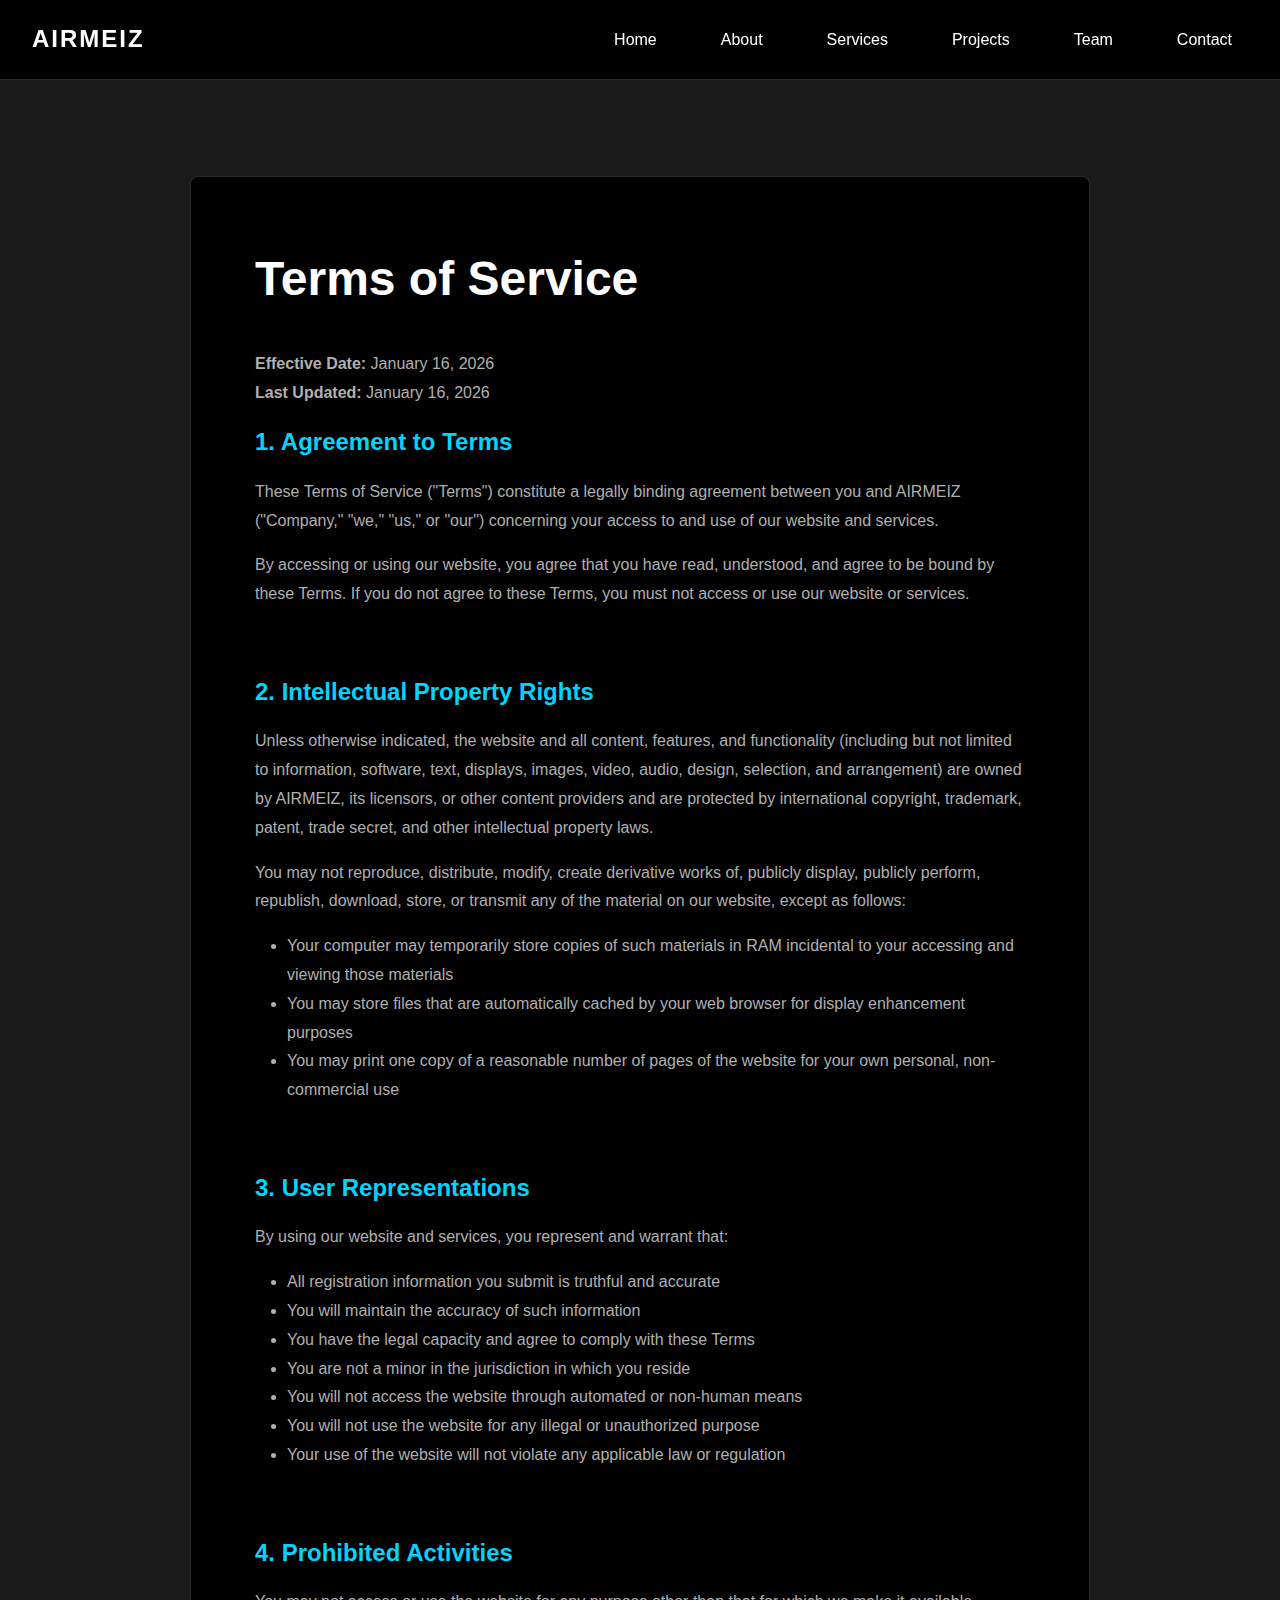
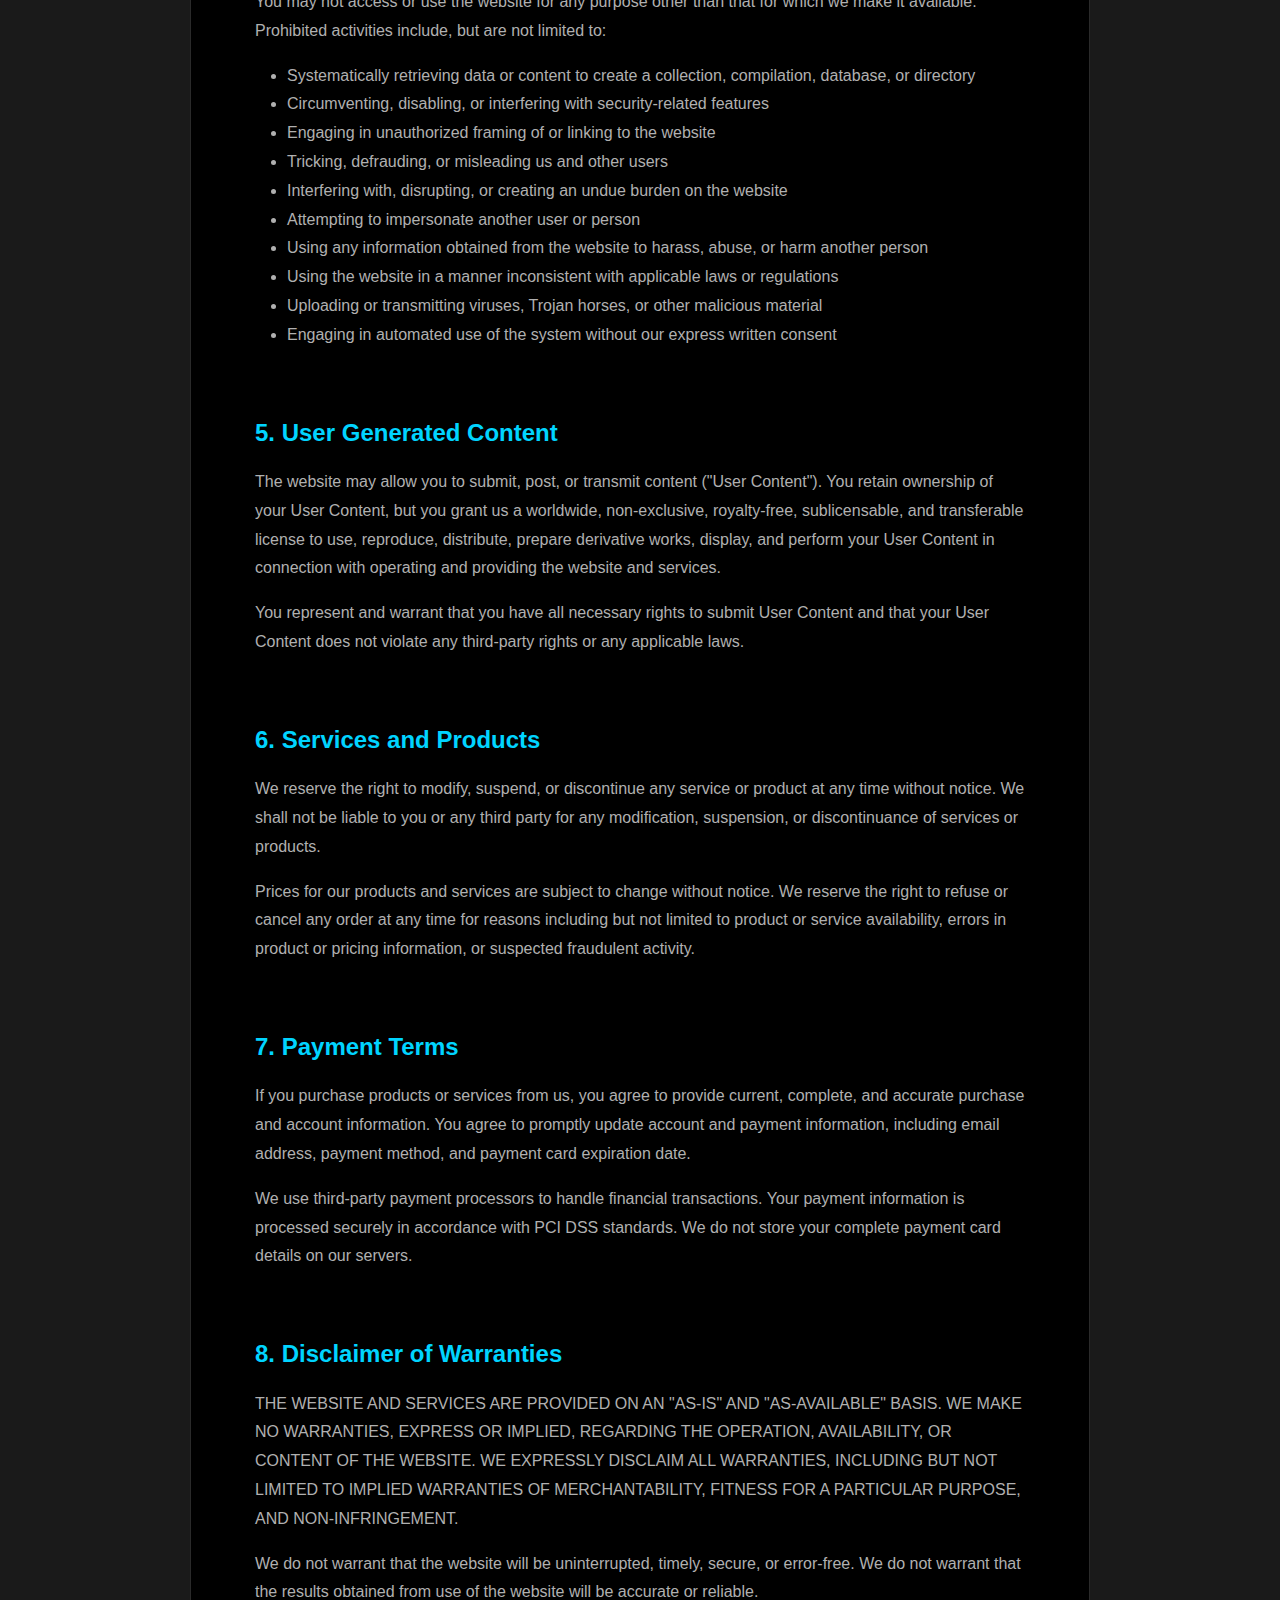
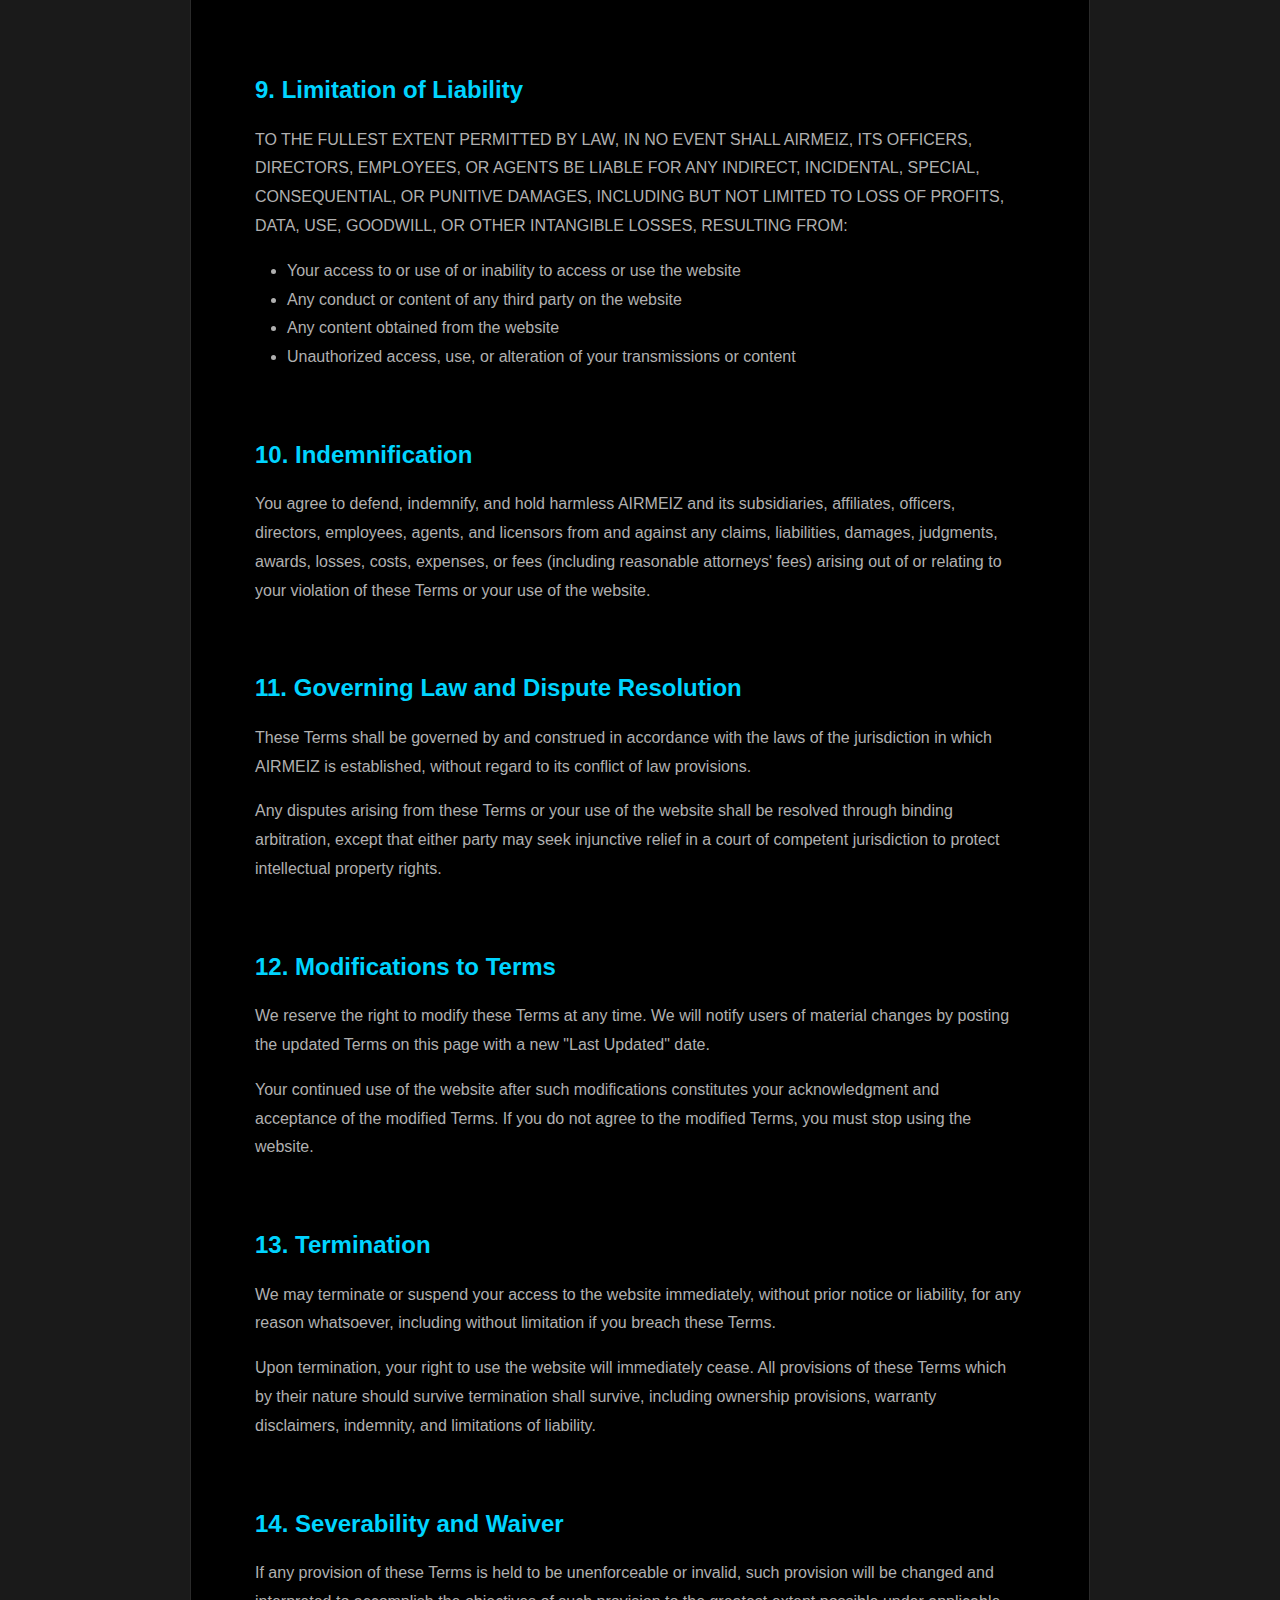
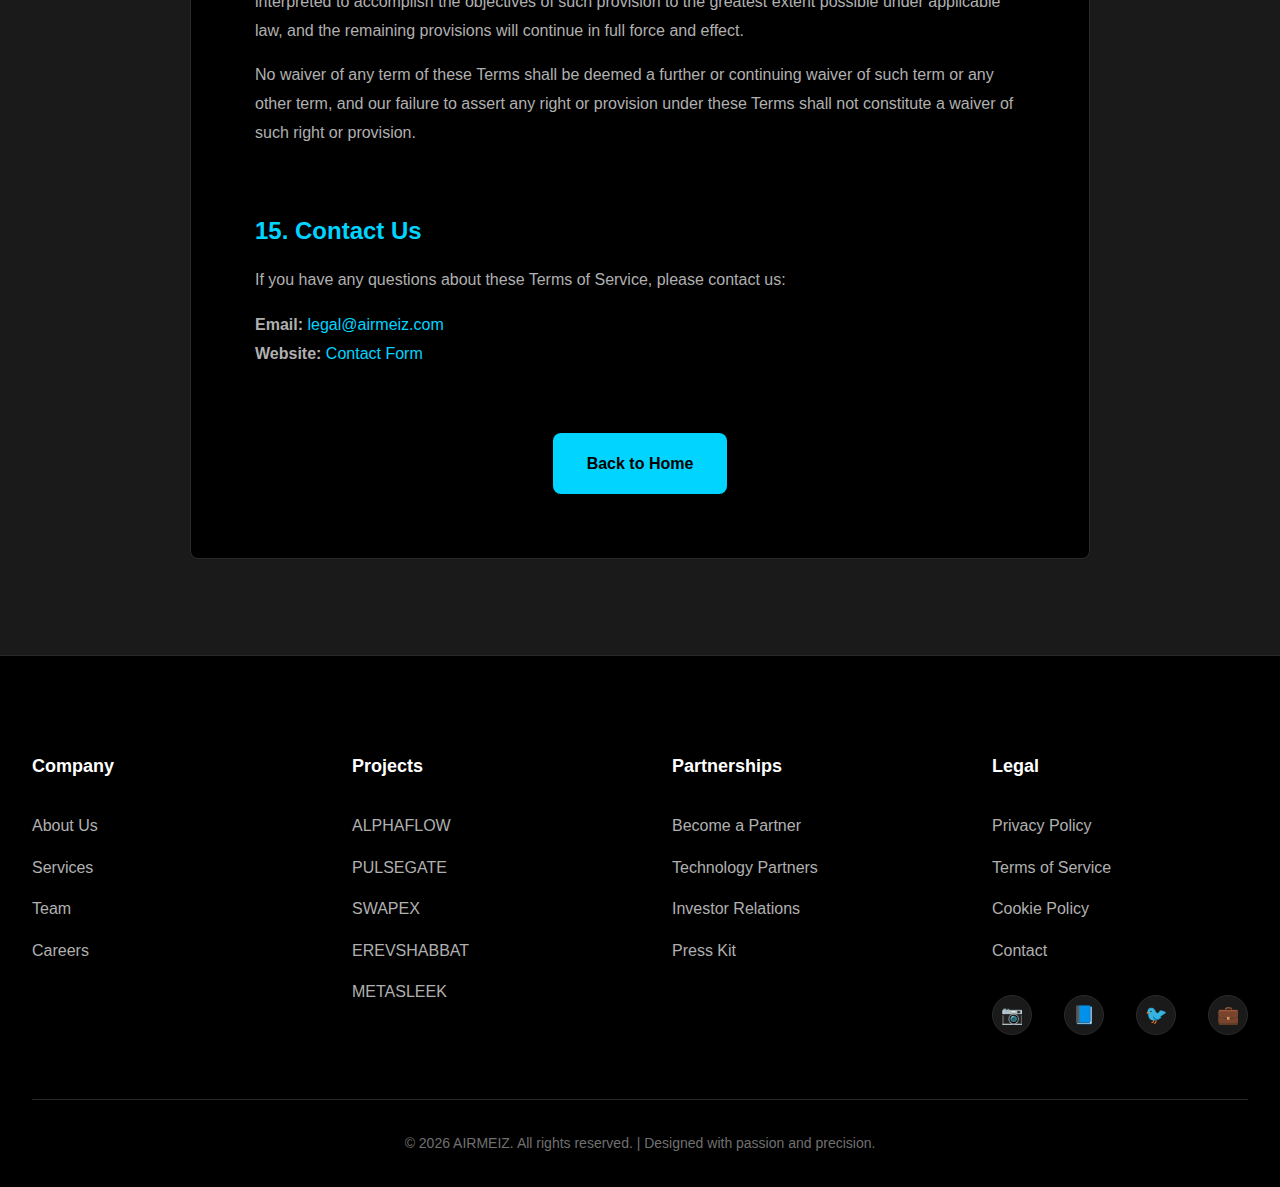
<file: public/terms.html>
<!DOCTYPE html>
<html lang="en">
<head>
  <meta charset="UTF-8">
  <meta name="viewport" content="width=device-width, initial-scale=1.0">
  <meta name="description" content="Terms of Service - AIRMEIZ">
  <title>Terms of Service | AIRMEIZ</title>
  <link rel="stylesheet" href="/css/main.css">
</head>
<body>

  <!-- HEADER -->
  <header class="header">
    <div class="container">
      <a href="/" class="logo">AIRMEIZ</a>
      
      <nav>
        <ul class="nav-menu">
          <li><a href="/" class="nav-link">Home</a></li>
          <li><a href="/#about" class="nav-link">About</a></li>
          <li><a href="/#services" class="nav-link">Services</a></li>
          <li><a href="/#projects" class="nav-link">Projects</a></li>
          <li><a href="/#team" class="nav-link">Team</a></li>
          <li><a href="/#contact" class="nav-link">Contact</a></li>
        </ul>
      </nav>
      
      <button class="mobile-menu-toggle" aria-label="Toggle navigation menu">
        <span></span>
        <span></span>
        <span></span>
      </button>
    </div>
  </header>

  <!-- LEGAL PAGE CONTENT -->
  <main class="legal-page">
    <div class="container">
      <div class="legal-content">
        <h1 class="legal-title">Terms of Service</h1>
        <p class="legal-text">
          <strong>Effective Date:</strong> January 16, 2026<br>
          <strong>Last Updated:</strong> January 16, 2026
        </p>

        <!-- Introduction -->
        <div class="legal-section">
          <h2 class="legal-section-title">1. Agreement to Terms</h2>
          <p class="legal-text">
            These Terms of Service ("Terms") constitute a legally binding agreement between you and AIRMEIZ 
            ("Company," "we," "us," or "our") concerning your access to and use of our website and services.
          </p>
          <p class="legal-text">
            By accessing or using our website, you agree that you have read, understood, and agree to be 
            bound by these Terms. If you do not agree to these Terms, you must not access or use our website 
            or services.
          </p>
        </div>

        <!-- Intellectual Property Rights -->
        <div class="legal-section">
          <h2 class="legal-section-title">2. Intellectual Property Rights</h2>
          <p class="legal-text">
            Unless otherwise indicated, the website and all content, features, and functionality (including 
            but not limited to information, software, text, displays, images, video, audio, design, selection, 
            and arrangement) are owned by AIRMEIZ, its licensors, or other content providers and are protected 
            by international copyright, trademark, patent, trade secret, and other intellectual property laws.
          </p>
          <p class="legal-text">
            You may not reproduce, distribute, modify, create derivative works of, publicly display, publicly 
            perform, republish, download, store, or transmit any of the material on our website, except as 
            follows:
          </p>
          <ul style="list-style: disc; margin-left: 2rem; margin-bottom: 1rem; color: #b0b0b0; line-height: 1.8;">
            <li>Your computer may temporarily store copies of such materials in RAM incidental to your accessing and viewing those materials</li>
            <li>You may store files that are automatically cached by your web browser for display enhancement purposes</li>
            <li>You may print one copy of a reasonable number of pages of the website for your own personal, non-commercial use</li>
          </ul>
        </div>

        <!-- User Representations -->
        <div class="legal-section">
          <h2 class="legal-section-title">3. User Representations</h2>
          <p class="legal-text">
            By using our website and services, you represent and warrant that:
          </p>
          <ul style="list-style: disc; margin-left: 2rem; margin-bottom: 1rem; color: #b0b0b0; line-height: 1.8;">
            <li>All registration information you submit is truthful and accurate</li>
            <li>You will maintain the accuracy of such information</li>
            <li>You have the legal capacity and agree to comply with these Terms</li>
            <li>You are not a minor in the jurisdiction in which you reside</li>
            <li>You will not access the website through automated or non-human means</li>
            <li>You will not use the website for any illegal or unauthorized purpose</li>
            <li>Your use of the website will not violate any applicable law or regulation</li>
          </ul>
        </div>

        <!-- Prohibited Activities -->
        <div class="legal-section">
          <h2 class="legal-section-title">4. Prohibited Activities</h2>
          <p class="legal-text">
            You may not access or use the website for any purpose other than that for which we make it 
            available. Prohibited activities include, but are not limited to:
          </p>
          <ul style="list-style: disc; margin-left: 2rem; margin-bottom: 1rem; color: #b0b0b0; line-height: 1.8;">
            <li>Systematically retrieving data or content to create a collection, compilation, database, or directory</li>
            <li>Circumventing, disabling, or interfering with security-related features</li>
            <li>Engaging in unauthorized framing of or linking to the website</li>
            <li>Tricking, defrauding, or misleading us and other users</li>
            <li>Interfering with, disrupting, or creating an undue burden on the website</li>
            <li>Attempting to impersonate another user or person</li>
            <li>Using any information obtained from the website to harass, abuse, or harm another person</li>
            <li>Using the website in a manner inconsistent with applicable laws or regulations</li>
            <li>Uploading or transmitting viruses, Trojan horses, or other malicious material</li>
            <li>Engaging in automated use of the system without our express written consent</li>
          </ul>
        </div>

        <!-- User Generated Content -->
        <div class="legal-section">
          <h2 class="legal-section-title">5. User Generated Content</h2>
          <p class="legal-text">
            The website may allow you to submit, post, or transmit content ("User Content"). You retain 
            ownership of your User Content, but you grant us a worldwide, non-exclusive, royalty-free, 
            sublicensable, and transferable license to use, reproduce, distribute, prepare derivative works, 
            display, and perform your User Content in connection with operating and providing the website 
            and services.
          </p>
          <p class="legal-text">
            You represent and warrant that you have all necessary rights to submit User Content and that 
            your User Content does not violate any third-party rights or any applicable laws.
          </p>
        </div>

        <!-- Services and Products -->
        <div class="legal-section">
          <h2 class="legal-section-title">6. Services and Products</h2>
          <p class="legal-text">
            We reserve the right to modify, suspend, or discontinue any service or product at any time 
            without notice. We shall not be liable to you or any third party for any modification, 
            suspension, or discontinuance of services or products.
          </p>
          <p class="legal-text">
            Prices for our products and services are subject to change without notice. We reserve the right 
            to refuse or cancel any order at any time for reasons including but not limited to product or 
            service availability, errors in product or pricing information, or suspected fraudulent activity.
          </p>
        </div>

        <!-- Payment Terms -->
        <div class="legal-section">
          <h2 class="legal-section-title">7. Payment Terms</h2>
          <p class="legal-text">
            If you purchase products or services from us, you agree to provide current, complete, and 
            accurate purchase and account information. You agree to promptly update account and payment 
            information, including email address, payment method, and payment card expiration date.
          </p>
          <p class="legal-text">
            We use third-party payment processors to handle financial transactions. Your payment information 
            is processed securely in accordance with PCI DSS standards. We do not store your complete payment 
            card details on our servers.
          </p>
        </div>

        <!-- Disclaimer of Warranties -->
        <div class="legal-section">
          <h2 class="legal-section-title">8. Disclaimer of Warranties</h2>
          <p class="legal-text">
            THE WEBSITE AND SERVICES ARE PROVIDED ON AN "AS-IS" AND "AS-AVAILABLE" BASIS. WE MAKE NO 
            WARRANTIES, EXPRESS OR IMPLIED, REGARDING THE OPERATION, AVAILABILITY, OR CONTENT OF THE WEBSITE. 
            WE EXPRESSLY DISCLAIM ALL WARRANTIES, INCLUDING BUT NOT LIMITED TO IMPLIED WARRANTIES OF 
            MERCHANTABILITY, FITNESS FOR A PARTICULAR PURPOSE, AND NON-INFRINGEMENT.
          </p>
          <p class="legal-text">
            We do not warrant that the website will be uninterrupted, timely, secure, or error-free. 
            We do not warrant that the results obtained from use of the website will be accurate or reliable.
          </p>
        </div>

        <!-- Limitation of Liability -->
        <div class="legal-section">
          <h2 class="legal-section-title">9. Limitation of Liability</h2>
          <p class="legal-text">
            TO THE FULLEST EXTENT PERMITTED BY LAW, IN NO EVENT SHALL AIRMEIZ, ITS OFFICERS, DIRECTORS, 
            EMPLOYEES, OR AGENTS BE LIABLE FOR ANY INDIRECT, INCIDENTAL, SPECIAL, CONSEQUENTIAL, OR PUNITIVE 
            DAMAGES, INCLUDING BUT NOT LIMITED TO LOSS OF PROFITS, DATA, USE, GOODWILL, OR OTHER INTANGIBLE 
            LOSSES, RESULTING FROM:
          </p>
          <ul style="list-style: disc; margin-left: 2rem; margin-bottom: 1rem; color: #b0b0b0; line-height: 1.8;">
            <li>Your access to or use of or inability to access or use the website</li>
            <li>Any conduct or content of any third party on the website</li>
            <li>Any content obtained from the website</li>
            <li>Unauthorized access, use, or alteration of your transmissions or content</li>
          </ul>
        </div>

        <!-- Indemnification -->
        <div class="legal-section">
          <h2 class="legal-section-title">10. Indemnification</h2>
          <p class="legal-text">
            You agree to defend, indemnify, and hold harmless AIRMEIZ and its subsidiaries, affiliates, 
            officers, directors, employees, agents, and licensors from and against any claims, liabilities, 
            damages, judgments, awards, losses, costs, expenses, or fees (including reasonable attorneys' fees) 
            arising out of or relating to your violation of these Terms or your use of the website.
          </p>
        </div>

        <!-- Governing Law -->
        <div class="legal-section">
          <h2 class="legal-section-title">11. Governing Law and Dispute Resolution</h2>
          <p class="legal-text">
            These Terms shall be governed by and construed in accordance with the laws of the jurisdiction 
            in which AIRMEIZ is established, without regard to its conflict of law provisions.
          </p>
          <p class="legal-text">
            Any disputes arising from these Terms or your use of the website shall be resolved through 
            binding arbitration, except that either party may seek injunctive relief in a court of competent 
            jurisdiction to protect intellectual property rights.
          </p>
        </div>

        <!-- Modifications to Terms -->
        <div class="legal-section">
          <h2 class="legal-section-title">12. Modifications to Terms</h2>
          <p class="legal-text">
            We reserve the right to modify these Terms at any time. We will notify users of material changes 
            by posting the updated Terms on this page with a new "Last Updated" date.
          </p>
          <p class="legal-text">
            Your continued use of the website after such modifications constitutes your acknowledgment and 
            acceptance of the modified Terms. If you do not agree to the modified Terms, you must stop using 
            the website.
          </p>
        </div>

        <!-- Termination -->
        <div class="legal-section">
          <h2 class="legal-section-title">13. Termination</h2>
          <p class="legal-text">
            We may terminate or suspend your access to the website immediately, without prior notice or 
            liability, for any reason whatsoever, including without limitation if you breach these Terms.
          </p>
          <p class="legal-text">
            Upon termination, your right to use the website will immediately cease. All provisions of these 
            Terms which by their nature should survive termination shall survive, including ownership provisions, 
            warranty disclaimers, indemnity, and limitations of liability.
          </p>
        </div>

        <!-- Severability -->
        <div class="legal-section">
          <h2 class="legal-section-title">14. Severability and Waiver</h2>
          <p class="legal-text">
            If any provision of these Terms is held to be unenforceable or invalid, such provision will be 
            changed and interpreted to accomplish the objectives of such provision to the greatest extent 
            possible under applicable law, and the remaining provisions will continue in full force and effect.
          </p>
          <p class="legal-text">
            No waiver of any term of these Terms shall be deemed a further or continuing waiver of such term 
            or any other term, and our failure to assert any right or provision under these Terms shall not 
            constitute a waiver of such right or provision.
          </p>
        </div>

        <!-- Contact Information -->
        <div class="legal-section">
          <h2 class="legal-section-title">15. Contact Us</h2>
          <p class="legal-text">
            If you have any questions about these Terms of Service, please contact us:
          </p>
          <ul style="list-style: none; margin-left: 0; margin-bottom: 1rem; color: #b0b0b0; line-height: 1.8;">
            <li><strong>Email:</strong> <a href="mailto:legal@airmeiz.com" style="color: #00d4ff;">legal@airmeiz.com</a></li>
            <li><strong>Website:</strong> <a href="/#contact" style="color: #00d4ff;">Contact Form</a></li>
          </ul>
        </div>

        <!-- Back to Home -->
        <div style="text-align: center; margin-top: 3rem;">
          <a href="/" class="btn btn-primary">Back to Home</a>
        </div>

      </div>
    </div>
  </main>

  <!-- FOOTER -->
  <footer class="footer">
    <div class="container">
      <div class="footer-content">
        
        <div class="footer-section">
          <h4 class="footer-section-title">Company</h4>
          <ul class="footer-links">
            <li><a href="/#about" class="footer-link">About Us</a></li>
            <li><a href="/#services" class="footer-link">Services</a></li>
            <li><a href="/#team" class="footer-link">Team</a></li>
            <li><a href="/#contact" class="footer-link">Careers</a></li>
          </ul>
        </div>
        
        <div class="footer-section">
          <h4 class="footer-section-title">Projects</h4>
          <ul class="footer-links">
            <li><a href="/public/projects/alphaflow.html" class="footer-link">ALPHAFLOW</a></li>
            <li><a href="/public/projects/pulsegate.html" class="footer-link">PULSEGATE</a></li>
            <li><a href="/public/projects/swapex.html" class="footer-link">SWAPEX</a></li>
            <li><a href="/public/projects/erevshabbat.html" class="footer-link">EREVSHABBAT</a></li>
            <li><a href="/public/projects/metasleek.html" class="footer-link">METASLEEK</a></li>
          </ul>
        </div>
        
        <div class="footer-section">
          <h4 class="footer-section-title">Partnerships</h4>
          <ul class="footer-links">
            <li><a href="#" class="footer-link">Become a Partner</a></li>
            <li><a href="#" class="footer-link">Technology Partners</a></li>
            <li><a href="#" class="footer-link">Investor Relations</a></li>
            <li><a href="#" class="footer-link">Press Kit</a></li>
          </ul>
        </div>
        
        <div class="footer-section">
          <h4 class="footer-section-title">Legal</h4>
          <ul class="footer-links">
            <li><a href="/public/privacy.html" class="footer-link">Privacy Policy</a></li>
            <li><a href="/public/terms.html" class="footer-link">Terms of Service</a></li>
            <li><a href="#" class="footer-link">Cookie Policy</a></li>
            <li><a href="/#contact" class="footer-link">Contact</a></li>
          </ul>
          
          <div class="footer-social">
            <a href="#" class="social-icon" aria-label="Instagram" title="Instagram">
              <span>📷</span>
            </a>
            <a href="#" class="social-icon" aria-label="Facebook" title="Facebook">
              <span>📘</span>
            </a>
            <a href="#" class="social-icon" aria-label="Twitter/X" title="Twitter/X">
              <span>🐦</span>
            </a>
            <a href="#" class="social-icon" aria-label="LinkedIn" title="LinkedIn">
              <span>💼</span>
            </a>
          </div>
        </div>
        
      </div>
      
      <div class="footer-bottom">
        <p>&copy; 2026 AIRMEIZ. All rights reserved. | Designed with passion and precision.</p>
      </div>
    </div>
  </footer>

  <script src="/js/main.js"></script>
  
</body>
</html>
</file>
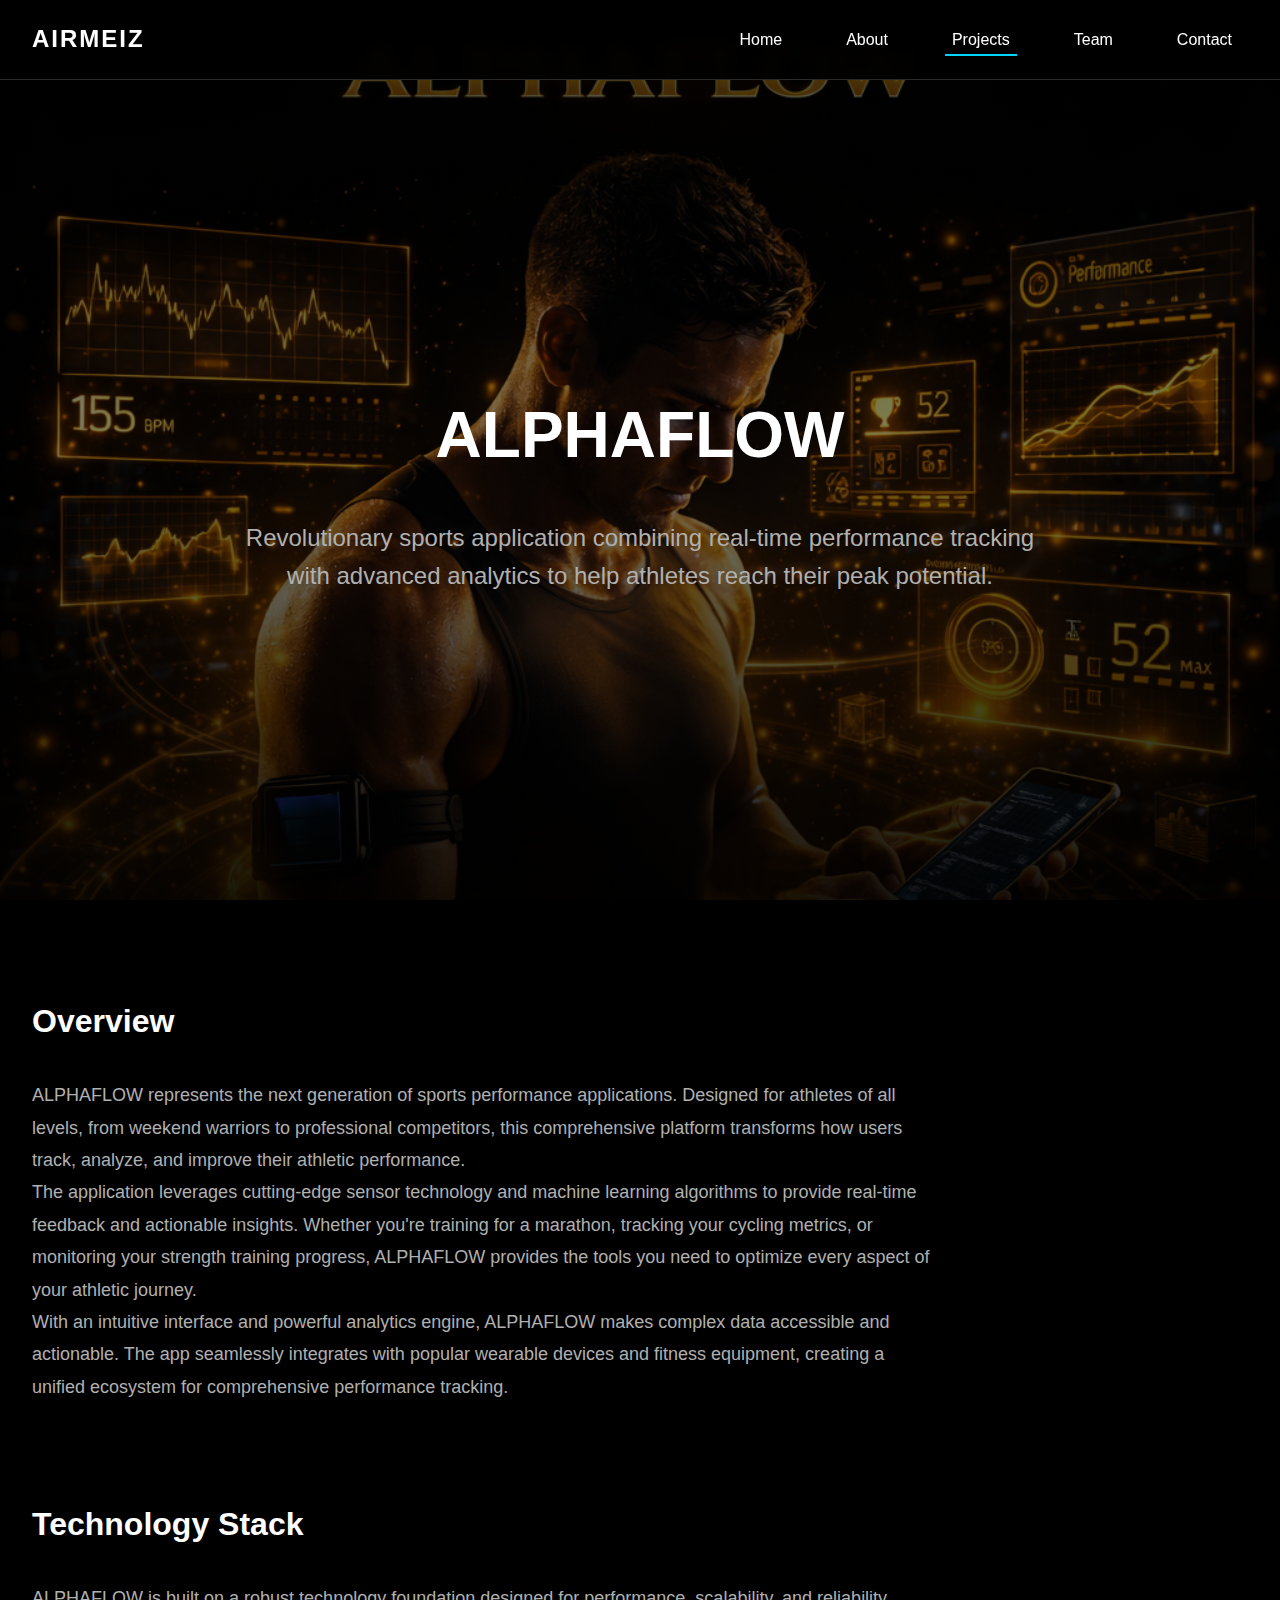
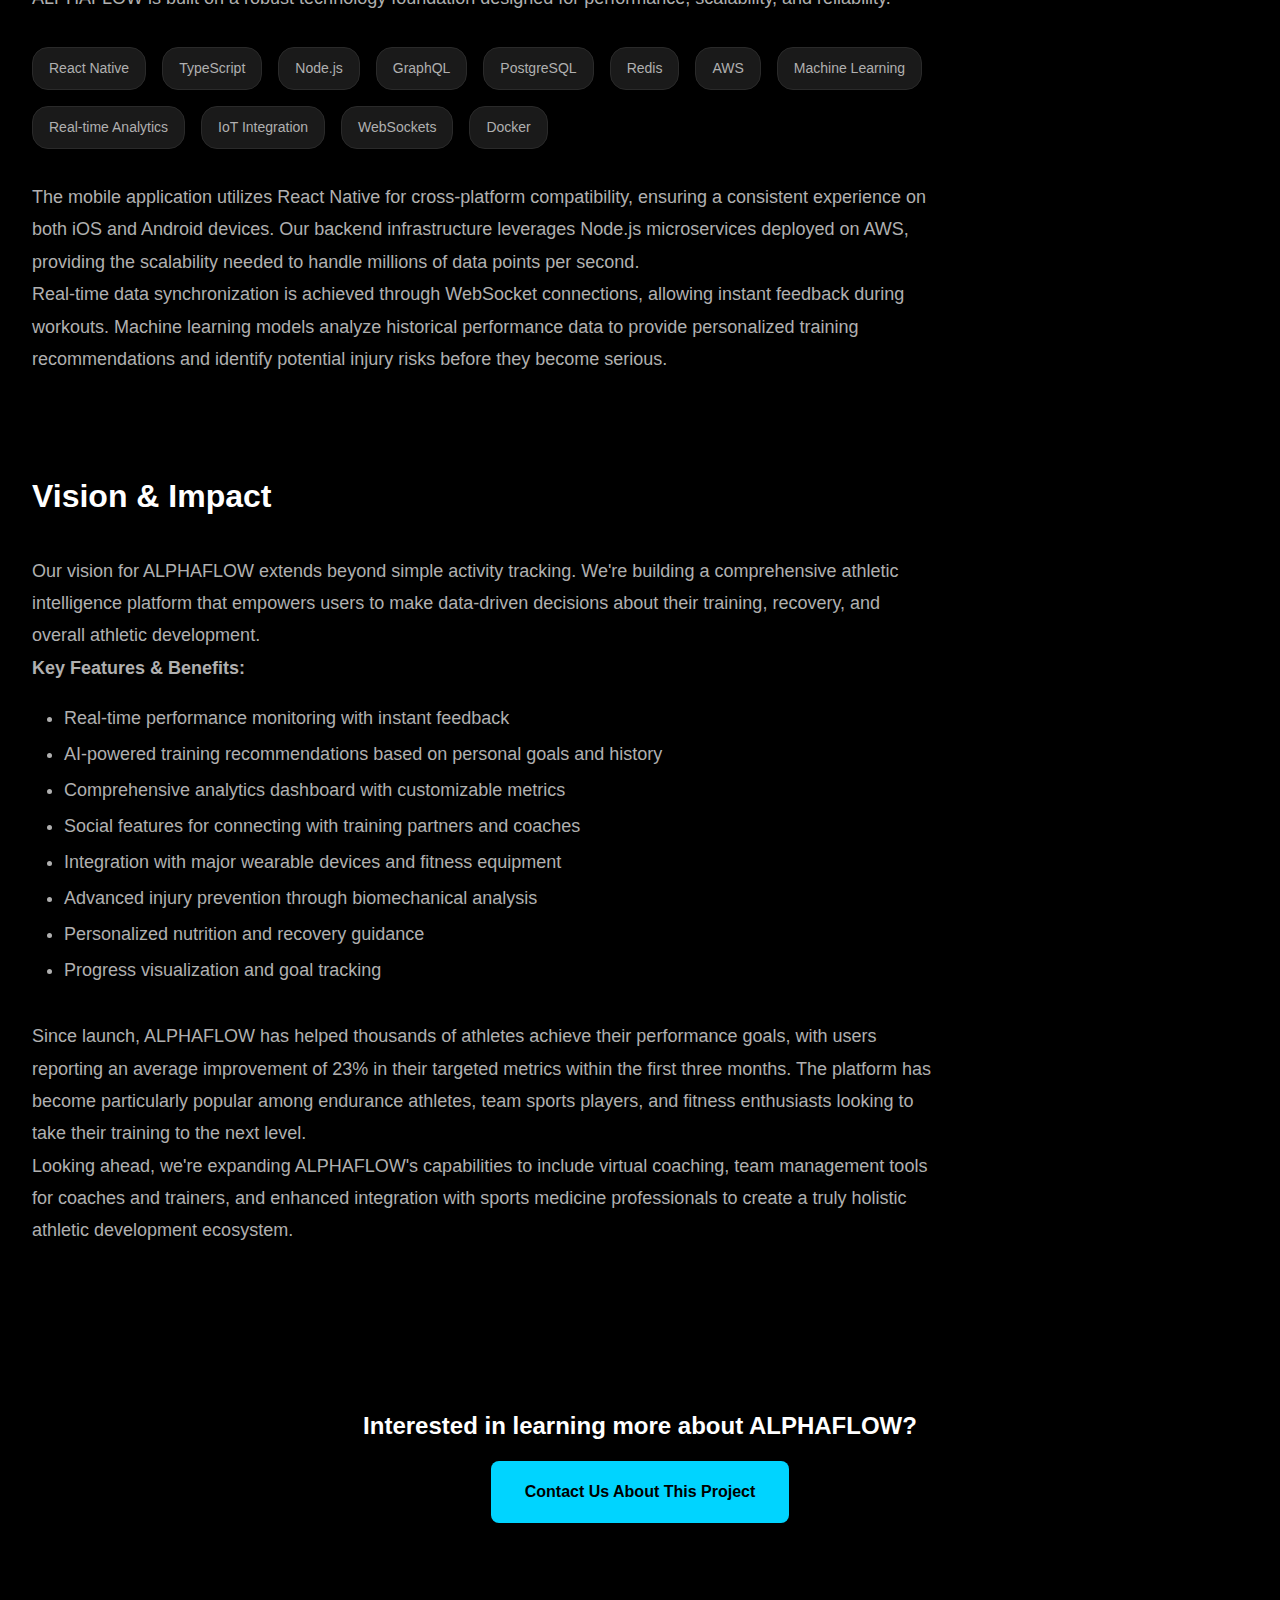
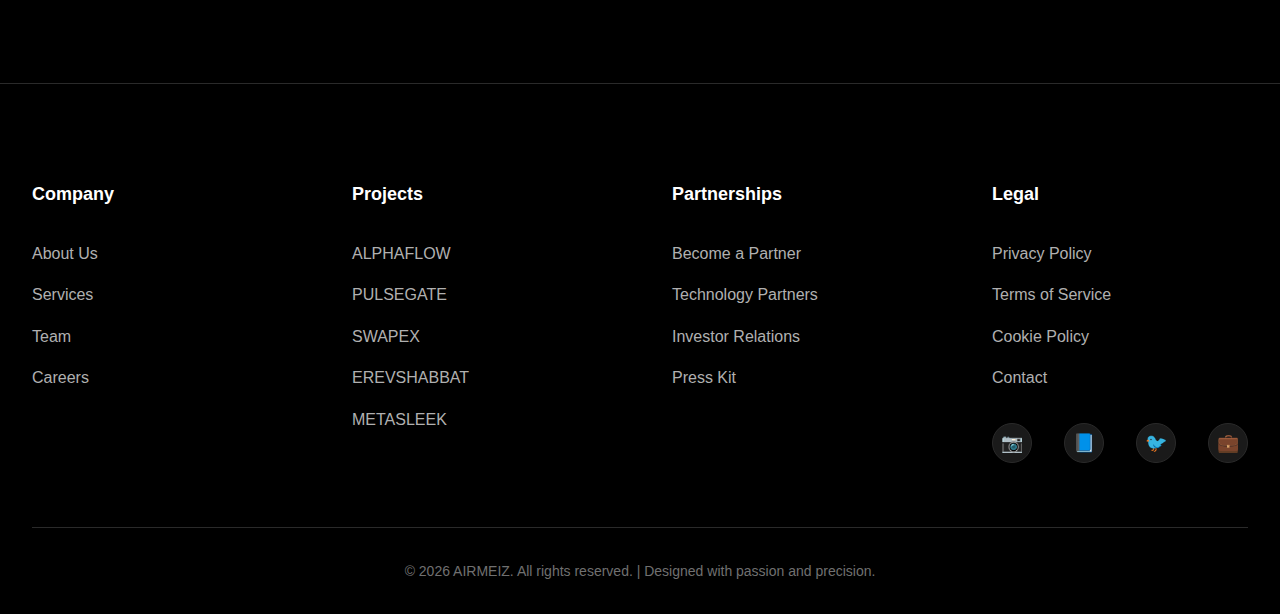
<file: public/projects/alphaflow.html>
<!DOCTYPE html>
<html lang="en">
<head>
  <meta charset="UTF-8">
  <meta name="viewport" content="width=device-width, initial-scale=1.0">
  <meta name="description" content="ALPHAFLOW - Revolutionary sports application for tracking performance and analytics">
  <title>ALPHAFLOW - Sports Application | AIRMEIZ</title>
  <link rel="stylesheet" href="/css/main.css?v=2">
</head>
<body>

  <!-- HEADER -->
  <header class="header">
    <div class="container">
      <a href="/" class="logo">AIRMEIZ</a>
      
      <nav>
        <ul class="nav-menu">
          <li><a href="/" class="nav-link">Home</a></li>
          <li><a href="/#about" class="nav-link">About</a></li>
          
          <li><a href="/#projects" class="nav-link active">Projects</a></li>
          <li><a href="/#team" class="nav-link">Team</a></li>
          <li><a href="/#contact" class="nav-link">Contact</a></li>
        </ul>
      </nav>
      
      <button class="mobile-menu-toggle" aria-label="Toggle navigation menu">
        <span></span>
        <span></span>
        <span></span>
      </button>
    </div>
  </header>

  <!-- PROJECT HERO WITH BACKGROUND IMAGE -->
  <section class="project-hero" style="background-image: url('/assets/img/alphaflow-hero.png'); background-size: cover; background-position: center; background-repeat: no-repeat; min-height: 100vh; position: relative;">
    <div style="position: absolute; top: 0; left: 0; right: 0; bottom: 0; background: linear-gradient(to bottom, rgba(0,0,0,0.7) 0%, rgba(0,0,0,0.5) 50%, rgba(0,0,0,0.9) 100%);"></div>
    <div class="container" style="position: relative; z-index: 1;">
      <div class="project-hero-content">
        <h1 class="project-hero-title">ALPHAFLOW</h1>
        <p class="project-hero-subtitle">
          Revolutionary sports application combining real-time performance tracking with advanced analytics 
          to help athletes reach their peak potential.
        </p>
      </div>
    </div>
  </section>

  <!-- PROJECT DETAILS -->
  <section class="project-details section">
    <div class="container">
      
      <!-- Overview Section -->
      <div class="project-section">
        <h2 class="project-section-title">Overview</h2>
        <div class="project-section-content">
          <p>
            ALPHAFLOW represents the next generation of sports performance applications. Designed for athletes 
            of all levels, from weekend warriors to professional competitors, this comprehensive platform 
            transforms how users track, analyze, and improve their athletic performance.
          </p>
          <p>
            The application leverages cutting-edge sensor technology and machine learning algorithms to provide 
            real-time feedback and actionable insights. Whether you're training for a marathon, tracking your 
            cycling metrics, or monitoring your strength training progress, ALPHAFLOW provides the tools you 
            need to optimize every aspect of your athletic journey.
          </p>
          <p>
            With an intuitive interface and powerful analytics engine, ALPHAFLOW makes complex data accessible 
            and actionable. The app seamlessly integrates with popular wearable devices and fitness equipment, 
            creating a unified ecosystem for comprehensive performance tracking.
          </p>
        </div>
      </div>

      <!-- Technology Section -->
      <div class="project-section">
        <h2 class="project-section-title">Technology Stack</h2>
        <div class="project-section-content">
          <p>
            ALPHAFLOW is built on a robust technology foundation designed for performance, scalability, and reliability.
          </p>
          
          <div class="project-tech-stack">
            <span class="tech-tag">React Native</span>
            <span class="tech-tag">TypeScript</span>
            <span class="tech-tag">Node.js</span>
            <span class="tech-tag">GraphQL</span>
            <span class="tech-tag">PostgreSQL</span>
            <span class="tech-tag">Redis</span>
            <span class="tech-tag">AWS</span>
            <span class="tech-tag">Machine Learning</span>
            <span class="tech-tag">Real-time Analytics</span>
            <span class="tech-tag">IoT Integration</span>
            <span class="tech-tag">WebSockets</span>
            <span class="tech-tag">Docker</span>
          </div>
          
          <p style="margin-top: 2rem;">
            The mobile application utilizes React Native for cross-platform compatibility, ensuring a consistent 
            experience on both iOS and Android devices. Our backend infrastructure leverages Node.js microservices 
            deployed on AWS, providing the scalability needed to handle millions of data points per second.
          </p>
          <p>
            Real-time data synchronization is achieved through WebSocket connections, allowing instant feedback 
            during workouts. Machine learning models analyze historical performance data to provide personalized 
            training recommendations and identify potential injury risks before they become serious.
          </p>
        </div>
      </div>

      <!-- Vision & Impact Section -->
      <div class="project-section">
        <h2 class="project-section-title">Vision & Impact</h2>
        <div class="project-section-content">
          <p>
            Our vision for ALPHAFLOW extends beyond simple activity tracking. We're building a comprehensive 
            athletic intelligence platform that empowers users to make data-driven decisions about their training, 
            recovery, and overall athletic development.
          </p>
          <p>
            <strong>Key Features & Benefits:</strong>
          </p>
          <ul style="list-style: disc; margin-left: 2rem; margin-top: 1rem; line-height: 2;">
            <li>Real-time performance monitoring with instant feedback</li>
            <li>AI-powered training recommendations based on personal goals and history</li>
            <li>Comprehensive analytics dashboard with customizable metrics</li>
            <li>Social features for connecting with training partners and coaches</li>
            <li>Integration with major wearable devices and fitness equipment</li>
            <li>Advanced injury prevention through biomechanical analysis</li>
            <li>Personalized nutrition and recovery guidance</li>
            <li>Progress visualization and goal tracking</li>
          </ul>
          <p style="margin-top: 2rem;">
            Since launch, ALPHAFLOW has helped thousands of athletes achieve their performance goals, with users 
            reporting an average improvement of 23% in their targeted metrics within the first three months. 
            The platform has become particularly popular among endurance athletes, team sports players, and 
            fitness enthusiasts looking to take their training to the next level.
          </p>
          <p>
            Looking ahead, we're expanding ALPHAFLOW's capabilities to include virtual coaching, team management 
            tools for coaches and trainers, and enhanced integration with sports medicine professionals to create 
            a truly holistic athletic development ecosystem.
          </p>
        </div>
      </div>

      <!-- CTA -->
      <div class="project-cta">
        <h3 style="font-size: 1.5rem; margin-bottom: 1rem;">Interested in learning more about ALPHAFLOW?</h3>
        <a href="/#contact" class="btn btn-primary">Contact Us About This Project</a>
      </div>

    </div>
  </section>

  <!-- FOOTER -->
  <footer class="footer">
    <div class="container">
      <div class="footer-content">
        
        <div class="footer-section">
          <h4 class="footer-section-title">Company</h4>
          <ul class="footer-links">
            <li><a href="/#about" class="footer-link">About Us</a></li>
            <li><a href="/#services" class="footer-link">Services</a></li>
            <li><a href="/#team" class="footer-link">Team</a></li>
            <li><a href="/#contact" class="footer-link">Careers</a></li>
          </ul>
        </div>
        
        <div class="footer-section">
          <h4 class="footer-section-title">Projects</h4>
          <ul class="footer-links">
            <li><a href="/projects/alphaflow.html" class="footer-link">ALPHAFLOW</a></li>
            <li><a href="/projects/pulsegate.html" class="footer-link">PULSEGATE</a></li>
            <li><a href="/projects/swapex.html" class="footer-link">SWAPEX</a></li>
            <li><a href="/projects/erevshabbat.html" class="footer-link">EREVSHABBAT</a></li>
            <li><a href="/projects/metasleek.html" class="footer-link">METASLEEK</a></li>
          </ul>
        </div>
        
        <div class="footer-section">
          <h4 class="footer-section-title">Partnerships</h4>
          <ul class="footer-links">
            <li><a href="#" class="footer-link">Become a Partner</a></li>
            <li><a href="#" class="footer-link">Technology Partners</a></li>
            <li><a href="#" class="footer-link">Investor Relations</a></li>
            <li><a href="#" class="footer-link">Press Kit</a></li>
          </ul>
        </div>
        
        <div class="footer-section">
          <h4 class="footer-section-title">Legal</h4>
          <ul class="footer-links">
            <li><a href="/privacy.html" class="footer-link">Privacy Policy</a></li>
            <li><a href="/terms.html" class="footer-link">Terms of Service</a></li>
            <li><a href="#" class="footer-link">Cookie Policy</a></li>
            <li><a href="/#contact" class="footer-link">Contact</a></li>
          </ul>
          
          <div class="footer-social">
            <a href="#" class="social-icon" aria-label="Instagram" title="Instagram">
              <span>📷</span>
            </a>
            <a href="#" class="social-icon" aria-label="Facebook" title="Facebook">
              <span>📘</span>
            </a>
            <a href="#" class="social-icon" aria-label="Twitter/X" title="Twitter/X">
              <span>🐦</span>
            </a>
            <a href="#" class="social-icon" aria-label="LinkedIn" title="LinkedIn">
              <span>💼</span>
            </a>
          </div>
        </div>
        
      </div>
      
      <div class="footer-bottom">
        <p>&copy; 2026 AIRMEIZ. All rights reserved. | Designed with passion and precision.</p>
      </div>
    </div>
  </footer>

  <script src="/js/main.js?v=2"></script>
  
</body>
</html>
</file>
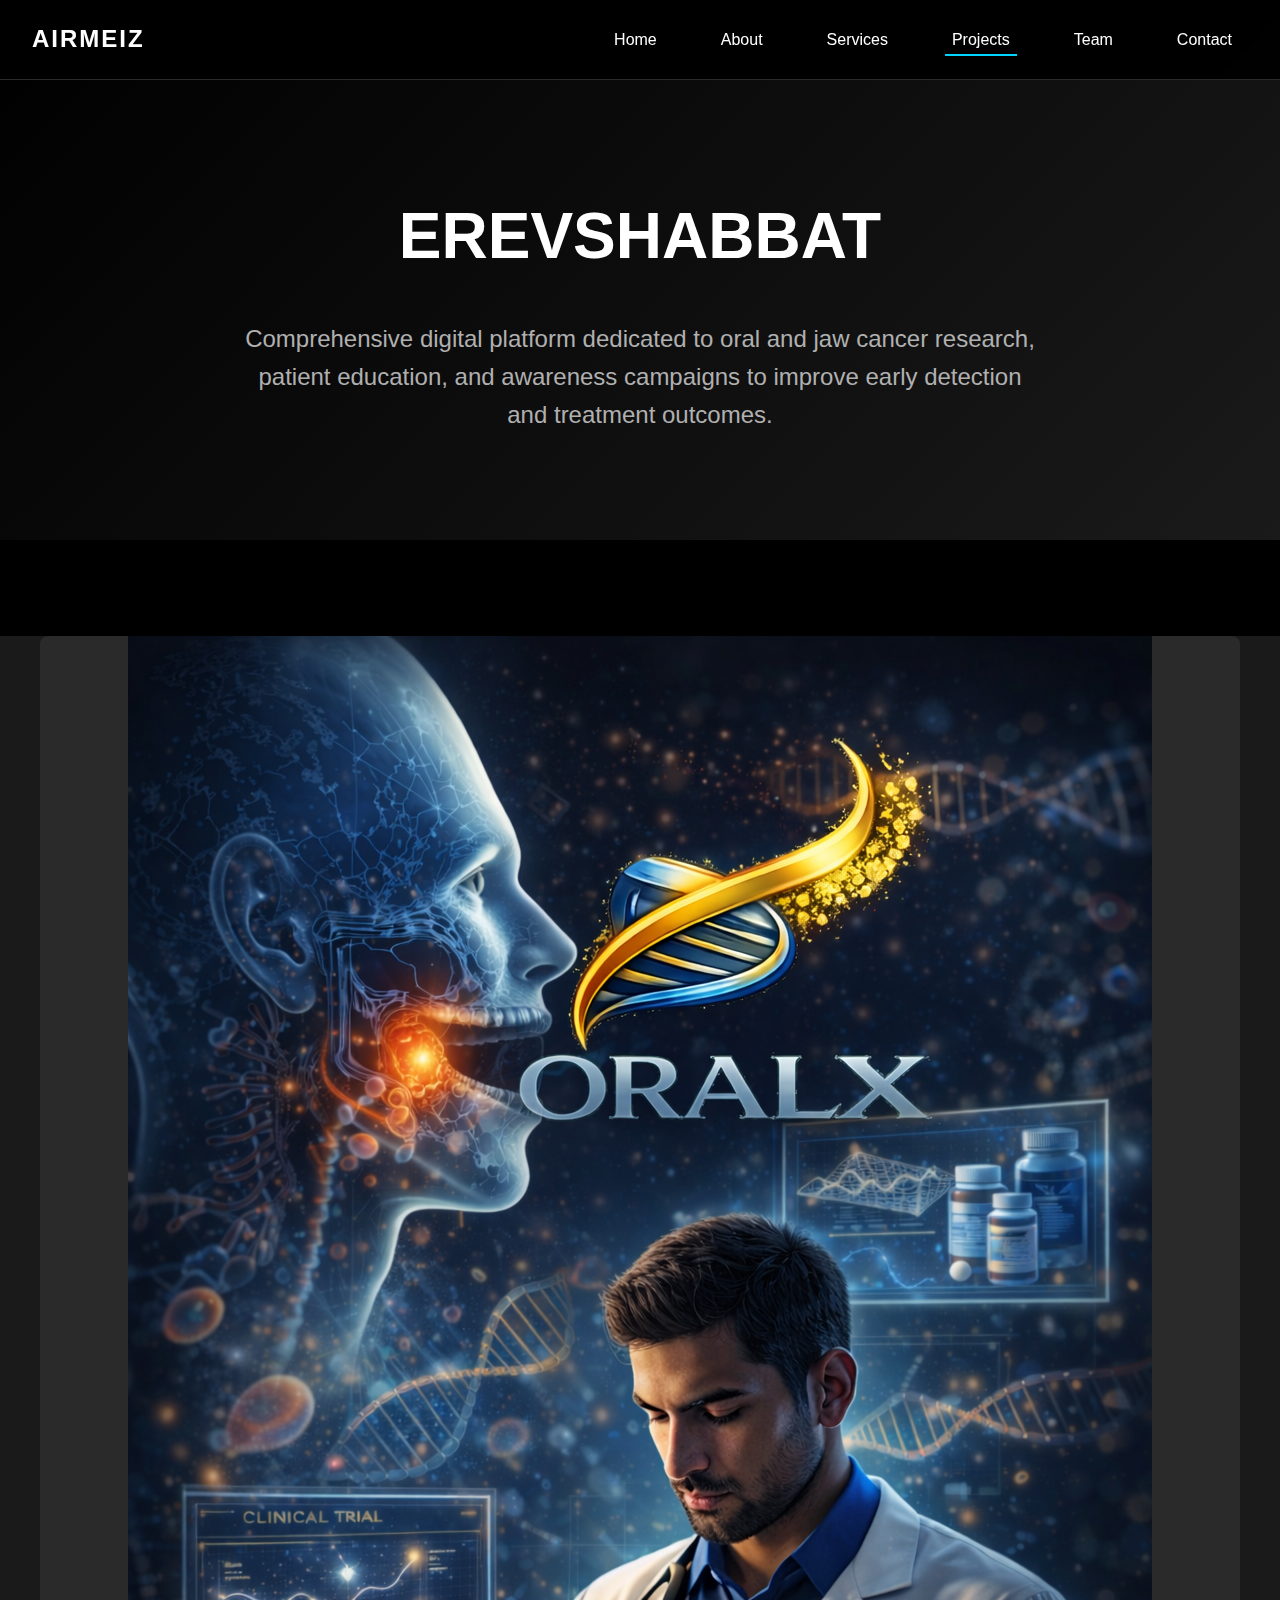
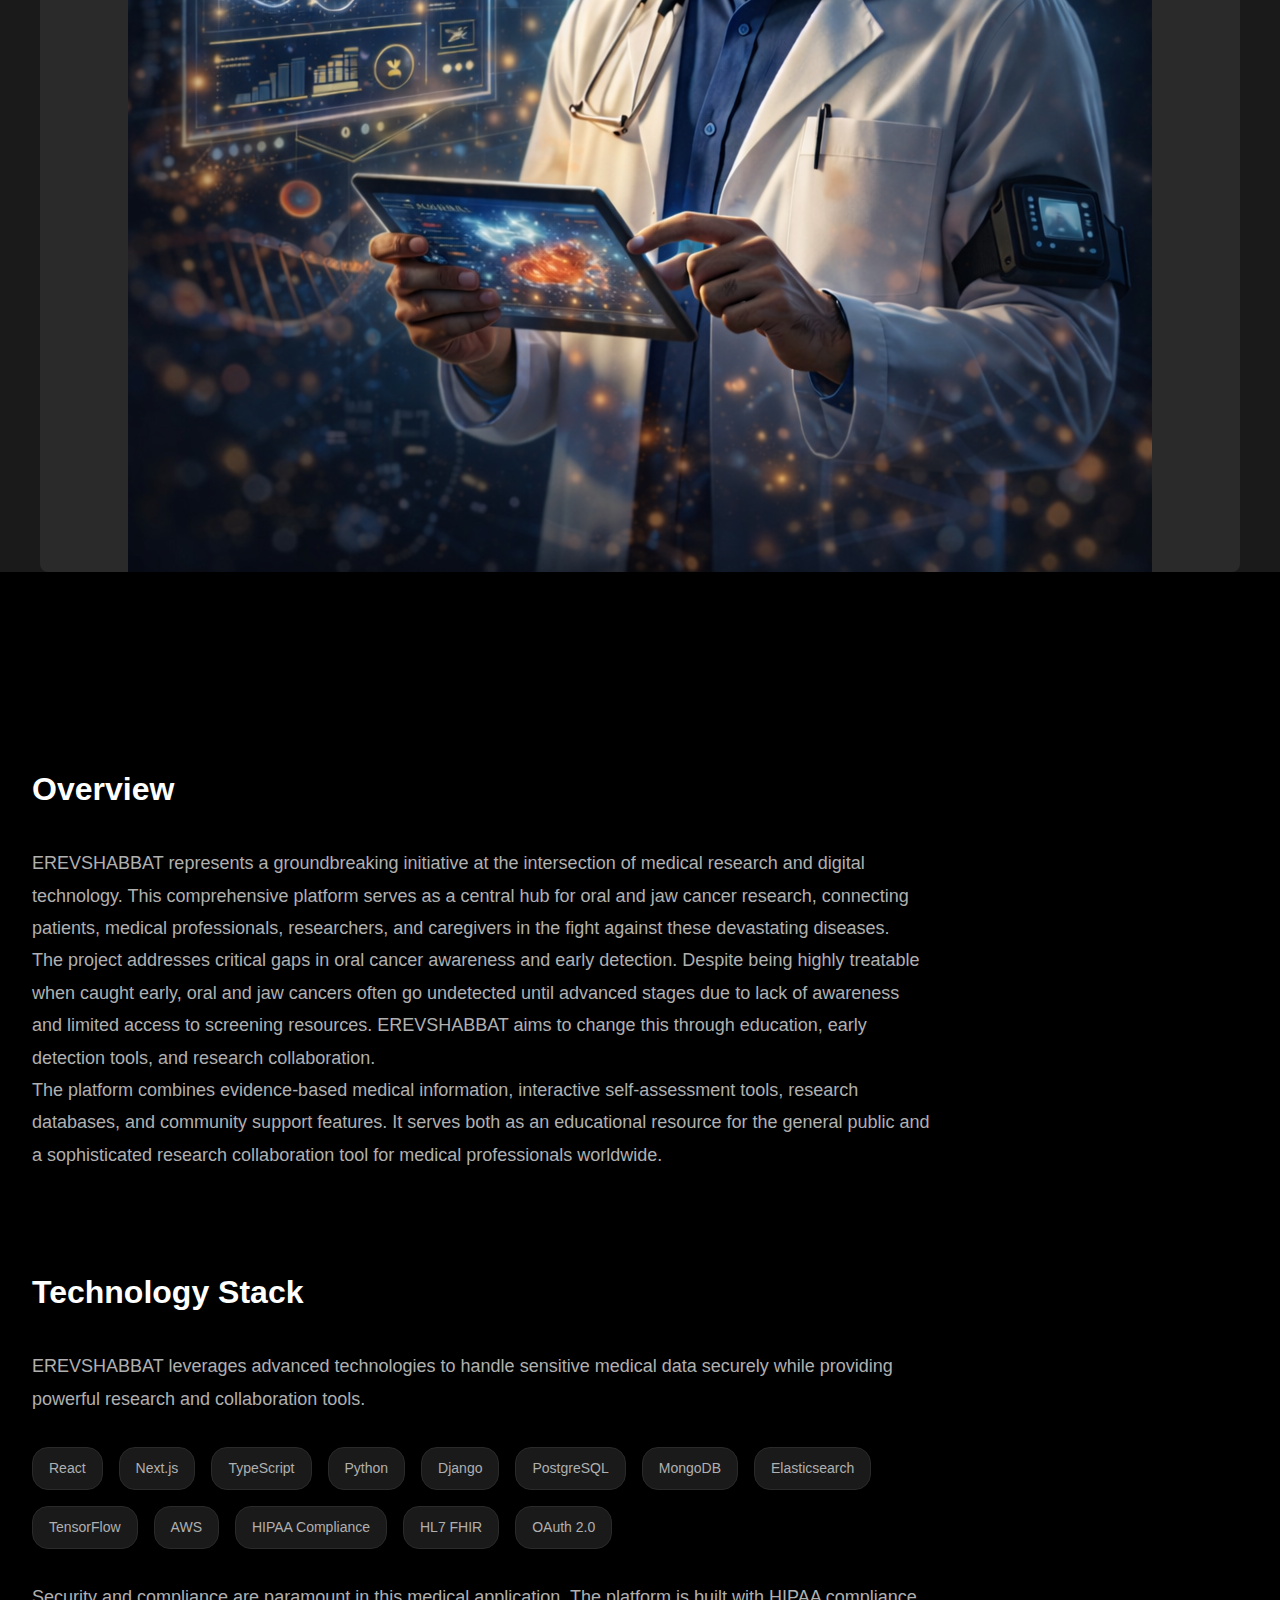
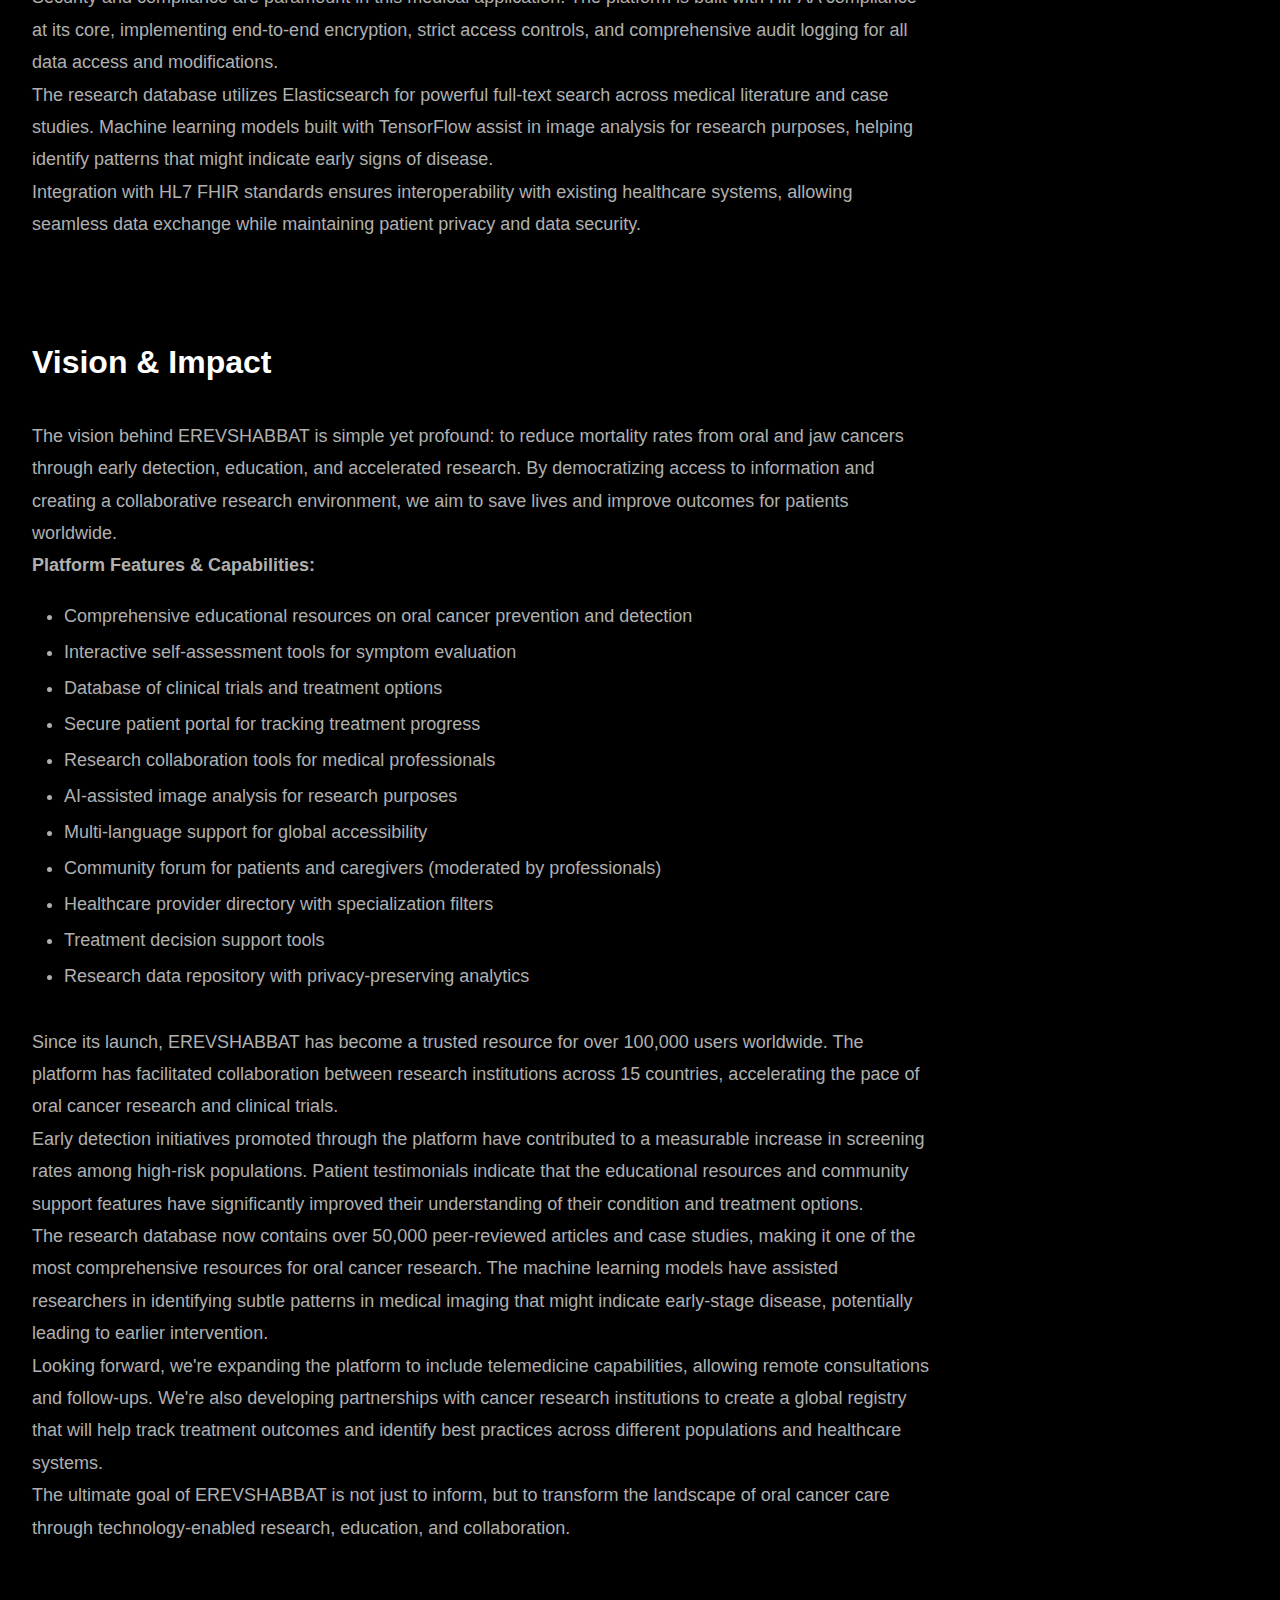
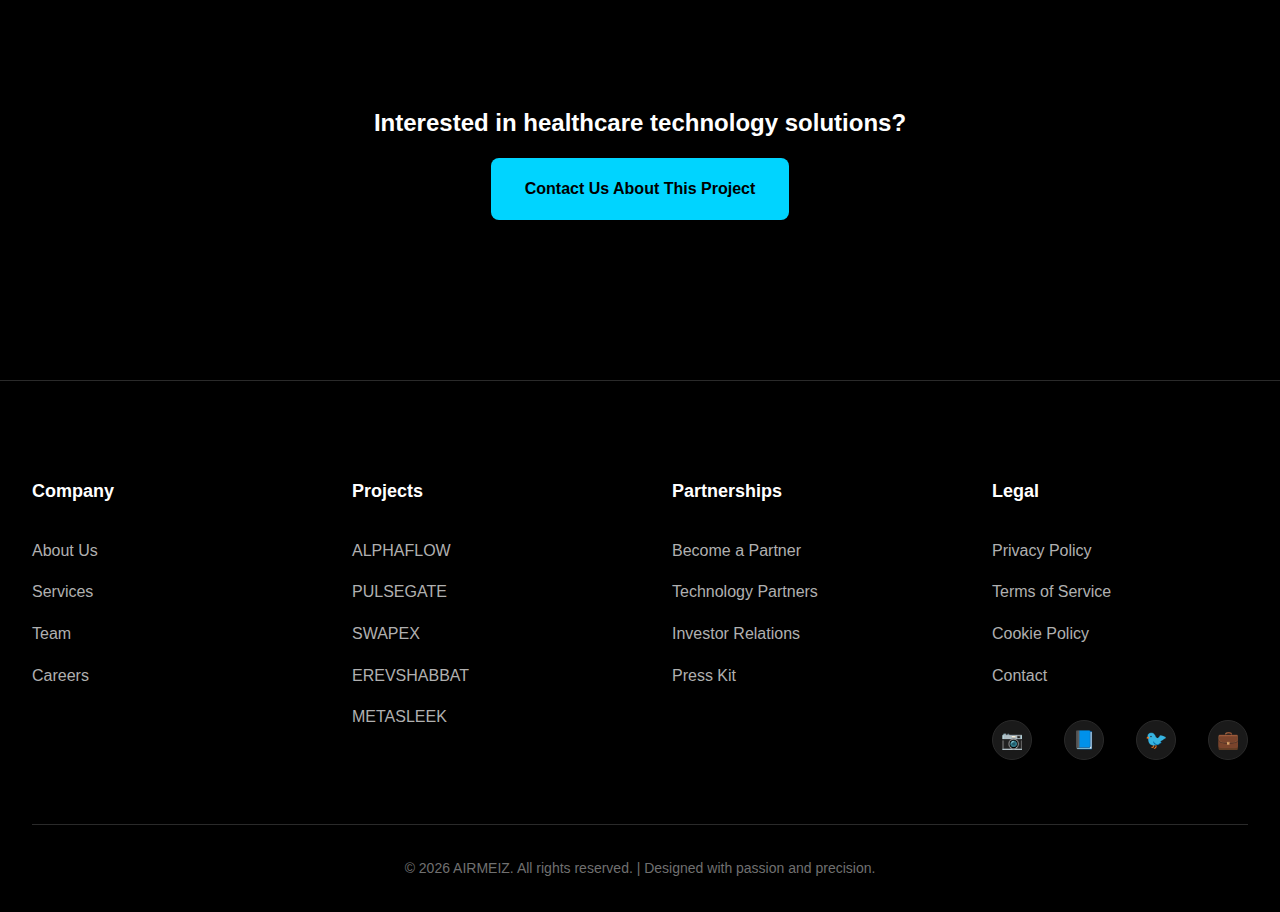
<file: public/projects/erevshabbat.html>
<!DOCTYPE html>
<html lang="en">
<head>
  <meta charset="UTF-8">
  <meta name="viewport" content="width=device-width, initial-scale=1.0">
  <meta name="description" content="EREVSHABBAT - Oral and jaw cancer research and awareness platform">
  <title>EREVSHABBAT - Medical Research Project | AIRMEIZ</title>
  <link rel="stylesheet" href="/css/main.css">
</head>
<body>

  <!-- HEADER -->
  <header class="header">
    <div class="container">
      <a href="/" class="logo">AIRMEIZ</a>
      
      <nav>
        <ul class="nav-menu">
          <li><a href="/" class="nav-link">Home</a></li>
          <li><a href="/#about" class="nav-link">About</a></li>
          <li><a href="/#services" class="nav-link">Services</a></li>
          <li><a href="/#projects" class="nav-link active">Projects</a></li>
          <li><a href="/#team" class="nav-link">Team</a></li>
          <li><a href="/#contact" class="nav-link">Contact</a></li>
        </ul>
      </nav>
      
      <button class="mobile-menu-toggle" aria-label="Toggle navigation menu">
        <span></span>
        <span></span>
        <span></span>
      </button>
    </div>
  </header>

  <!-- PROJECT HERO -->
  <section class="project-hero">
    <div class="container">
      <div class="project-hero-content">
        <h1 class="project-hero-title">EREVSHABBAT</h1>
        <p class="project-hero-subtitle">
          Comprehensive digital platform dedicated to oral and jaw cancer research, patient education, 
          and awareness campaigns to improve early detection and treatment outcomes.
        </p>
      </div>
    </div>
  </section>

  <!-- PROJECT MEDIA -->
  <section class="project-media">
    <div class="container">
      <div class="project-media-container">
        <!-- Placeholder for future image/video content -->
        <img src="/assets/img/erevshabbat-hero.png" alt="EREVSHABBAT Application" class="project-media-image">
      </div>
    </div>
  </section>

  <!-- PROJECT DETAILS -->
  <section class="project-details section">
    <div class="container">
      
      <!-- Overview Section -->
      <div class="project-section">
        <h2 class="project-section-title">Overview</h2>
        <div class="project-section-content">
          <p>
            EREVSHABBAT represents a groundbreaking initiative at the intersection of medical research and 
            digital technology. This comprehensive platform serves as a central hub for oral and jaw cancer 
            research, connecting patients, medical professionals, researchers, and caregivers in the fight 
            against these devastating diseases.
          </p>
          <p>
            The project addresses critical gaps in oral cancer awareness and early detection. Despite being 
            highly treatable when caught early, oral and jaw cancers often go undetected until advanced 
            stages due to lack of awareness and limited access to screening resources. EREVSHABBAT aims to 
            change this through education, early detection tools, and research collaboration.
          </p>
          <p>
            The platform combines evidence-based medical information, interactive self-assessment tools, 
            research databases, and community support features. It serves both as an educational resource 
            for the general public and a sophisticated research collaboration tool for medical professionals 
            worldwide.
          </p>
        </div>
      </div>

      <!-- Technology Section -->
      <div class="project-section">
        <h2 class="project-section-title">Technology Stack</h2>
        <div class="project-section-content">
          <p>
            EREVSHABBAT leverages advanced technologies to handle sensitive medical data securely while 
            providing powerful research and collaboration tools.
          </p>
          
          <div class="project-tech-stack">
            <span class="tech-tag">React</span>
            <span class="tech-tag">Next.js</span>
            <span class="tech-tag">TypeScript</span>
            <span class="tech-tag">Python</span>
            <span class="tech-tag">Django</span>
            <span class="tech-tag">PostgreSQL</span>
            <span class="tech-tag">MongoDB</span>
            <span class="tech-tag">Elasticsearch</span>
            <span class="tech-tag">TensorFlow</span>
            <span class="tech-tag">AWS</span>
            <span class="tech-tag">HIPAA Compliance</span>
            <span class="tech-tag">HL7 FHIR</span>
            <span class="tech-tag">OAuth 2.0</span>
          </div>
          
          <p style="margin-top: 2rem;">
            Security and compliance are paramount in this medical application. The platform is built with 
            HIPAA compliance at its core, implementing end-to-end encryption, strict access controls, and 
            comprehensive audit logging for all data access and modifications.
          </p>
          <p>
            The research database utilizes Elasticsearch for powerful full-text search across medical 
            literature and case studies. Machine learning models built with TensorFlow assist in image 
            analysis for research purposes, helping identify patterns that might indicate early signs of 
            disease.
          </p>
          <p>
            Integration with HL7 FHIR standards ensures interoperability with existing healthcare systems, 
            allowing seamless data exchange while maintaining patient privacy and data security.
          </p>
        </div>
      </div>

      <!-- Vision & Impact Section -->
      <div class="project-section">
        <h2 class="project-section-title">Vision & Impact</h2>
        <div class="project-section-content">
          <p>
            The vision behind EREVSHABBAT is simple yet profound: to reduce mortality rates from oral and 
            jaw cancers through early detection, education, and accelerated research. By democratizing access 
            to information and creating a collaborative research environment, we aim to save lives and improve 
            outcomes for patients worldwide.
          </p>
          <p>
            <strong>Platform Features & Capabilities:</strong>
          </p>
          <ul style="list-style: disc; margin-left: 2rem; margin-top: 1rem; line-height: 2;">
            <li>Comprehensive educational resources on oral cancer prevention and detection</li>
            <li>Interactive self-assessment tools for symptom evaluation</li>
            <li>Database of clinical trials and treatment options</li>
            <li>Secure patient portal for tracking treatment progress</li>
            <li>Research collaboration tools for medical professionals</li>
            <li>AI-assisted image analysis for research purposes</li>
            <li>Multi-language support for global accessibility</li>
            <li>Community forum for patients and caregivers (moderated by professionals)</li>
            <li>Healthcare provider directory with specialization filters</li>
            <li>Treatment decision support tools</li>
            <li>Research data repository with privacy-preserving analytics</li>
          </ul>
          <p style="margin-top: 2rem;">
            Since its launch, EREVSHABBAT has become a trusted resource for over 100,000 users worldwide. 
            The platform has facilitated collaboration between research institutions across 15 countries, 
            accelerating the pace of oral cancer research and clinical trials.
          </p>
          <p>
            Early detection initiatives promoted through the platform have contributed to a measurable 
            increase in screening rates among high-risk populations. Patient testimonials indicate that 
            the educational resources and community support features have significantly improved their 
            understanding of their condition and treatment options.
          </p>
          <p>
            The research database now contains over 50,000 peer-reviewed articles and case studies, making 
            it one of the most comprehensive resources for oral cancer research. The machine learning models 
            have assisted researchers in identifying subtle patterns in medical imaging that might indicate 
            early-stage disease, potentially leading to earlier intervention.
          </p>
          <p>
            Looking forward, we're expanding the platform to include telemedicine capabilities, allowing 
            remote consultations and follow-ups. We're also developing partnerships with cancer research 
            institutions to create a global registry that will help track treatment outcomes and identify 
            best practices across different populations and healthcare systems.
          </p>
          <p>
            The ultimate goal of EREVSHABBAT is not just to inform, but to transform the landscape of 
            oral cancer care through technology-enabled research, education, and collaboration.
          </p>
        </div>
      </div>

      <!-- CTA -->
      <div class="project-cta">
        <h3 style="font-size: 1.5rem; margin-bottom: 1rem;">Interested in healthcare technology solutions?</h3>
        <a href="/#contact" class="btn btn-primary">Contact Us About This Project</a>
      </div>

    </div>
  </section>

  <!-- FOOTER -->
  <footer class="footer">
    <div class="container">
      <div class="footer-content">
        
        <div class="footer-section">
          <h4 class="footer-section-title">Company</h4>
          <ul class="footer-links">
            <li><a href="/#about" class="footer-link">About Us</a></li>
            <li><a href="/#services" class="footer-link">Services</a></li>
            <li><a href="/#team" class="footer-link">Team</a></li>
            <li><a href="/#contact" class="footer-link">Careers</a></li>
          </ul>
        </div>
        
        <div class="footer-section">
          <h4 class="footer-section-title">Projects</h4>
          <ul class="footer-links">
            <li><a href="/public/projects/alphaflow.html" class="footer-link">ALPHAFLOW</a></li>
            <li><a href="/public/projects/pulsegate.html" class="footer-link">PULSEGATE</a></li>
            <li><a href="/public/projects/swapex.html" class="footer-link">SWAPEX</a></li>
            <li><a href="/public/projects/erevshabbat.html" class="footer-link">EREVSHABBAT</a></li>
            <li><a href="/public/projects/metasleek.html" class="footer-link">METASLEEK</a></li>
          </ul>
        </div>
        
        <div class="footer-section">
          <h4 class="footer-section-title">Partnerships</h4>
          <ul class="footer-links">
            <li><a href="#" class="footer-link">Become a Partner</a></li>
            <li><a href="#" class="footer-link">Technology Partners</a></li>
            <li><a href="#" class="footer-link">Investor Relations</a></li>
            <li><a href="#" class="footer-link">Press Kit</a></li>
          </ul>
        </div>
        
        <div class="footer-section">
          <h4 class="footer-section-title">Legal</h4>
          <ul class="footer-links">
            <li><a href="/public/privacy.html" class="footer-link">Privacy Policy</a></li>
            <li><a href="/public/terms.html" class="footer-link">Terms of Service</a></li>
            <li><a href="#" class="footer-link">Cookie Policy</a></li>
            <li><a href="/#contact" class="footer-link">Contact</a></li>
          </ul>
          
          <div class="footer-social">
            <a href="#" class="social-icon" aria-label="Instagram" title="Instagram">
              <span>📷</span>
            </a>
            <a href="#" class="social-icon" aria-label="Facebook" title="Facebook">
              <span>📘</span>
            </a>
            <a href="#" class="social-icon" aria-label="Twitter/X" title="Twitter/X">
              <span>🐦</span>
            </a>
            <a href="#" class="social-icon" aria-label="LinkedIn" title="LinkedIn">
              <span>💼</span>
            </a>
          </div>
        </div>
        
      </div>
      
      <div class="footer-bottom">
        <p>&copy; 2026 AIRMEIZ. All rights reserved. | Designed with passion and precision.</p>
      </div>
    </div>
  </footer>

  <script src="/js/main.js"></script>
  
</body>
</html>
</file>
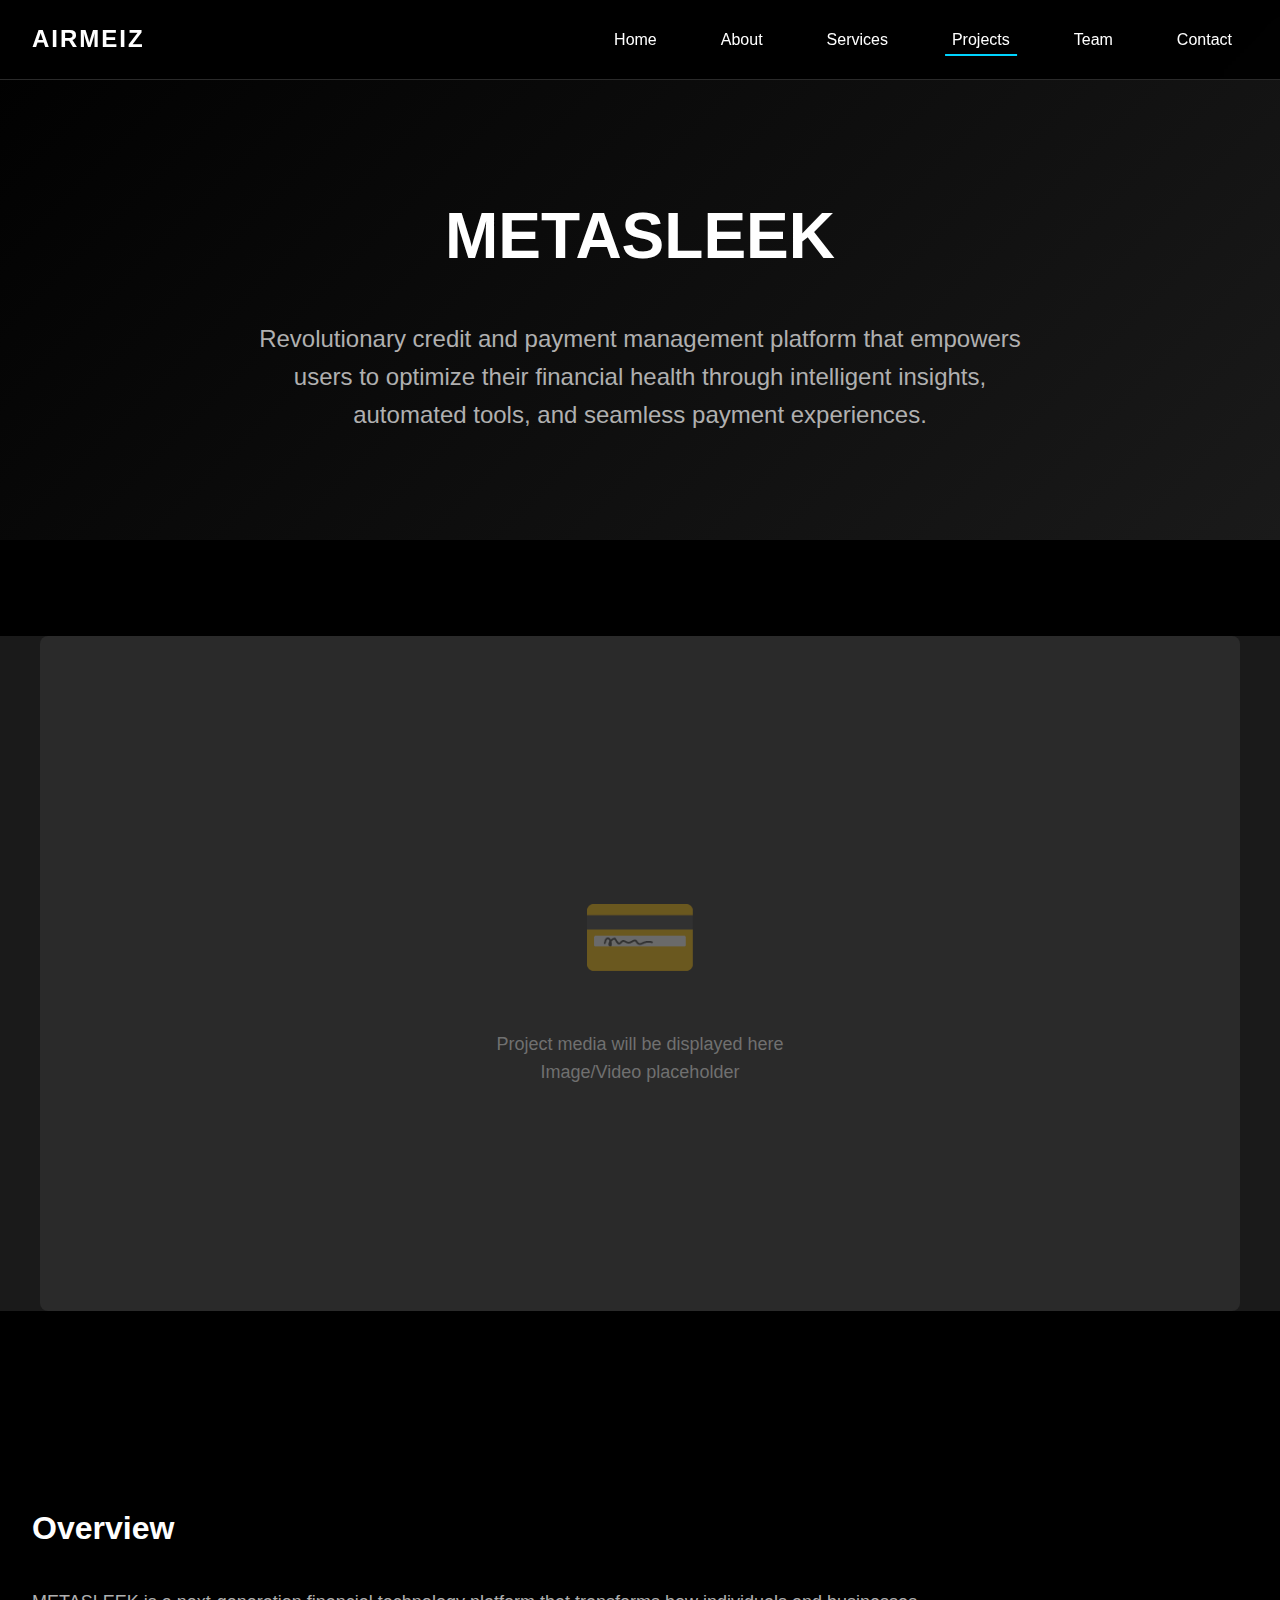
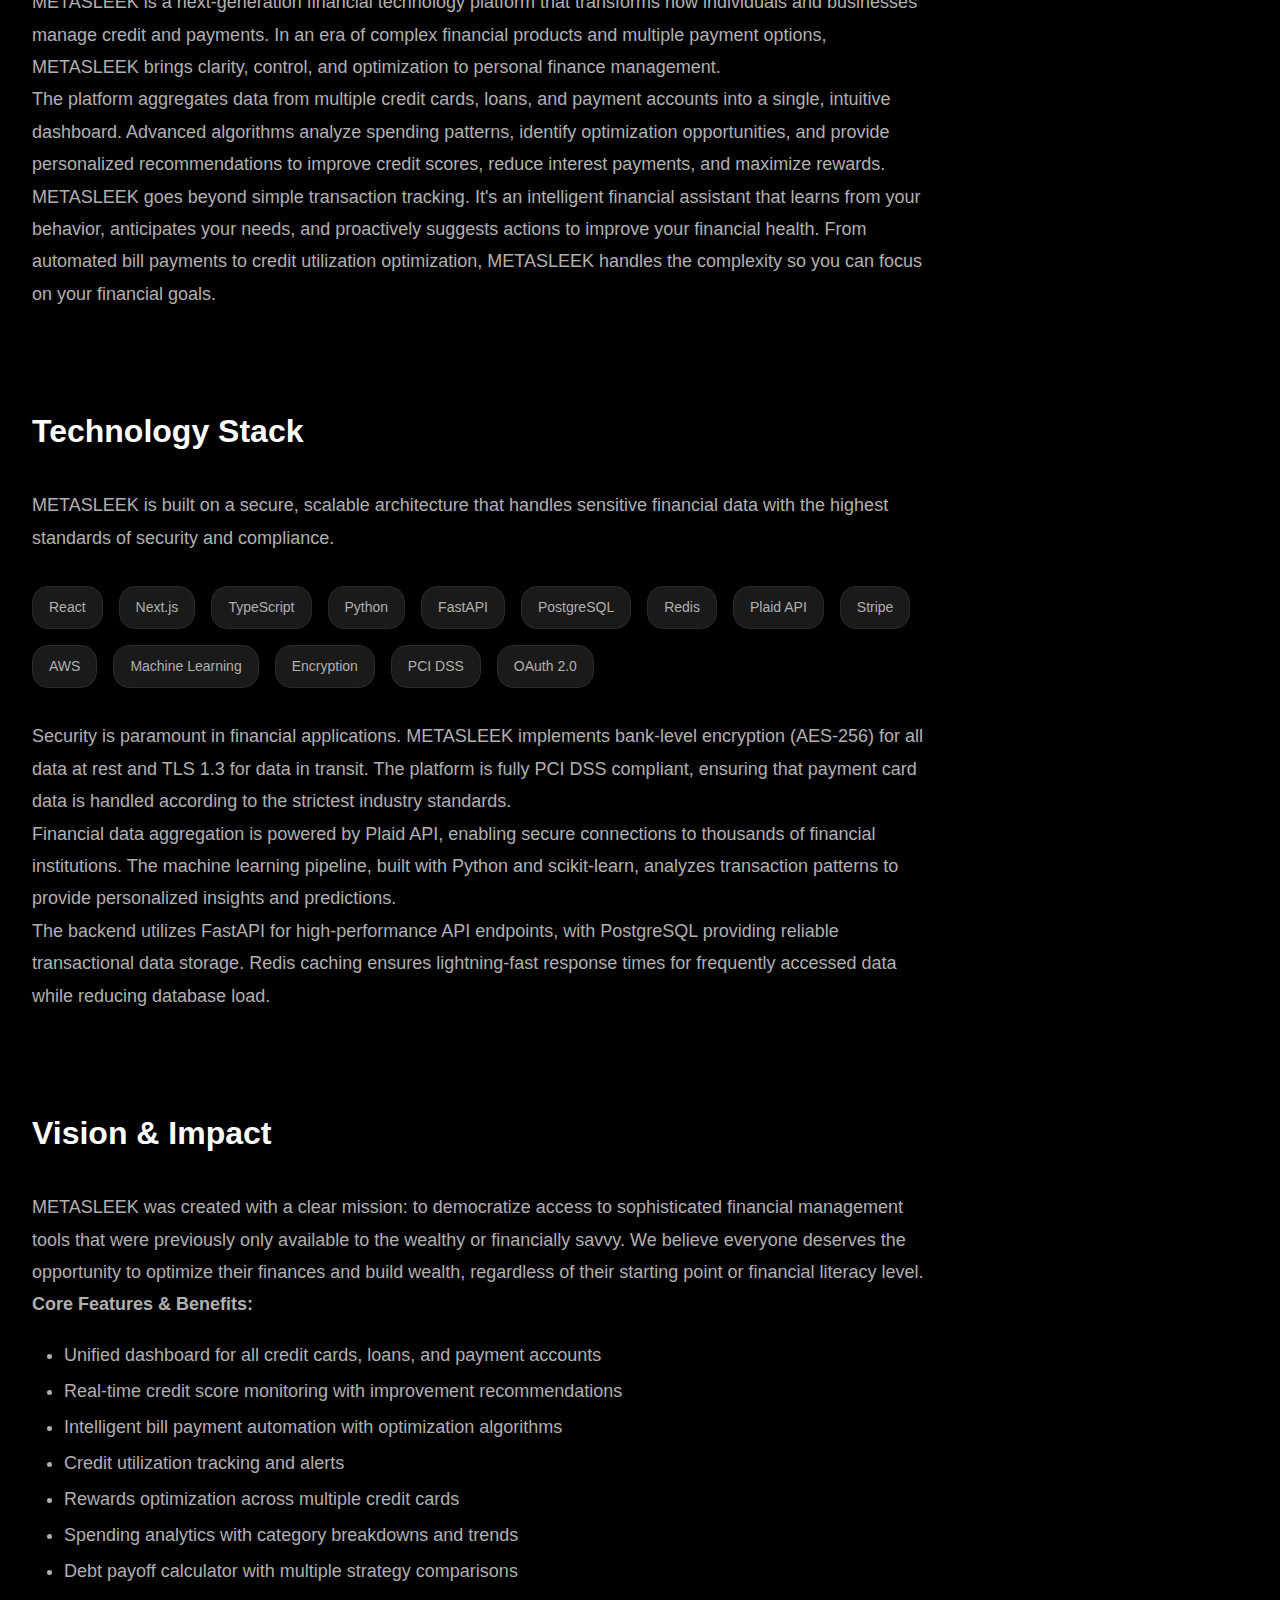
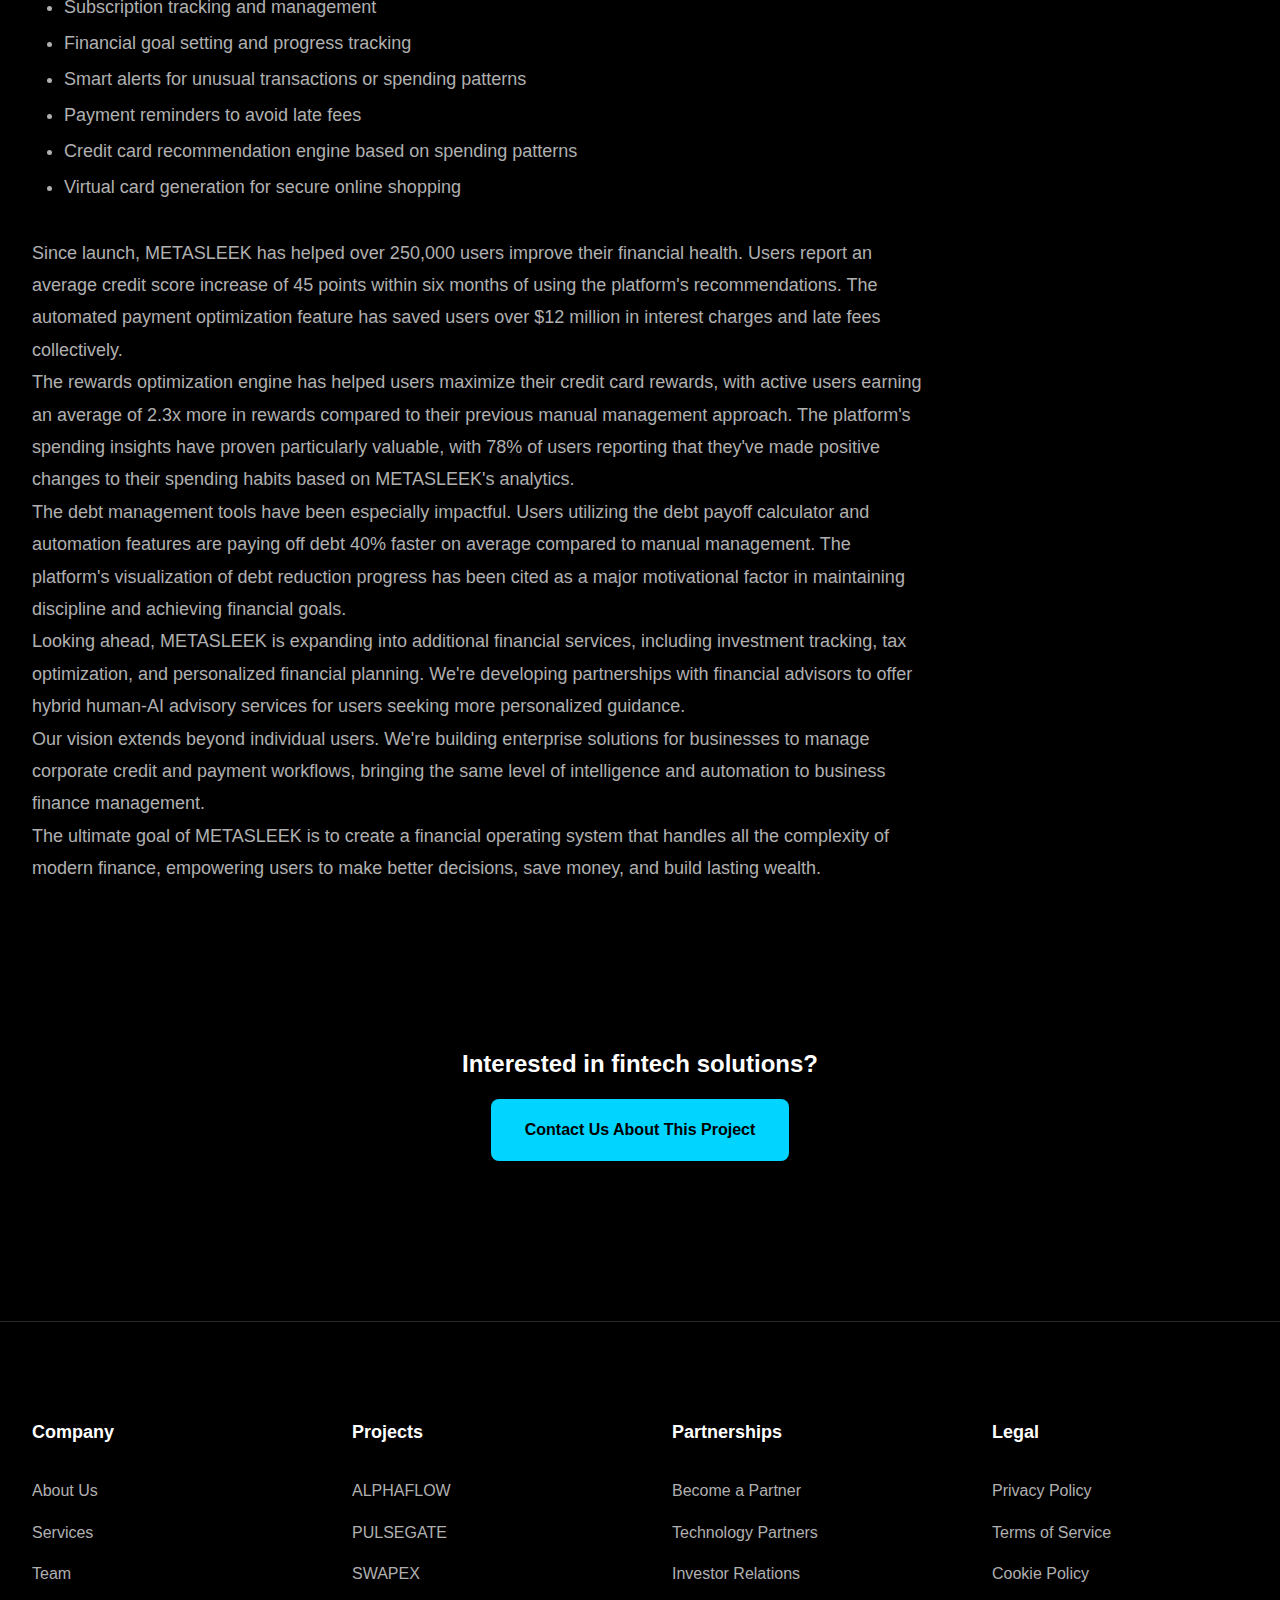
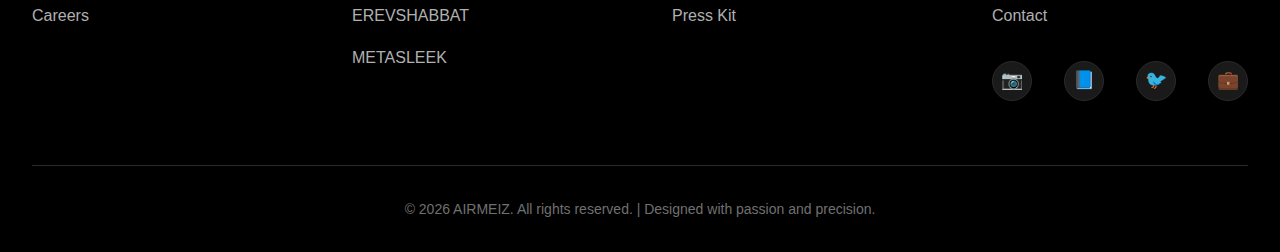
<file: public/projects/metasleek.html>
<!DOCTYPE html>
<html lang="en">
<head>
  <meta charset="UTF-8">
  <meta name="viewport" content="width=device-width, initial-scale=1.0">
  <meta name="description" content="METASLEEK - Intelligent credit and payment management system">
  <title>METASLEEK - Smart Payment Management | AIRMEIZ</title>
  <link rel="stylesheet" href="/css/main.css">
</head>
<body>

  <!-- HEADER -->
  <header class="header">
    <div class="container">
      <a href="/" class="logo">AIRMEIZ</a>
      
      <nav>
        <ul class="nav-menu">
          <li><a href="/" class="nav-link">Home</a></li>
          <li><a href="/#about" class="nav-link">About</a></li>
          <li><a href="/#services" class="nav-link">Services</a></li>
          <li><a href="/#projects" class="nav-link active">Projects</a></li>
          <li><a href="/#team" class="nav-link">Team</a></li>
          <li><a href="/#contact" class="nav-link">Contact</a></li>
        </ul>
      </nav>
      
      <button class="mobile-menu-toggle" aria-label="Toggle navigation menu">
        <span></span>
        <span></span>
        <span></span>
      </button>
    </div>
  </header>

  <!-- PROJECT HERO -->
  <section class="project-hero">
    <div class="container">
      <div class="project-hero-content">
        <h1 class="project-hero-title">METASLEEK</h1>
        <p class="project-hero-subtitle">
          Revolutionary credit and payment management platform that empowers users to optimize their 
          financial health through intelligent insights, automated tools, and seamless payment experiences.
        </p>
      </div>
    </div>
  </section>

  <!-- PROJECT MEDIA -->
  <section class="project-media">
    <div class="container">
      <div class="project-media-container">
        <!-- Placeholder for future image/video content -->
        <div style="display: flex; align-items: center; justify-content: center; flex-direction: column; gap: 1rem;">
          <span style="font-size: 6rem; opacity: 0.3;">💳</span>
          <p style="color: #707070; text-align: center;">Project media will be displayed here<br>Image/Video placeholder</p>
        </div>
      </div>
    </div>
  </section>

  <!-- PROJECT DETAILS -->
  <section class="project-details section">
    <div class="container">
      
      <!-- Overview Section -->
      <div class="project-section">
        <h2 class="project-section-title">Overview</h2>
        <div class="project-section-content">
          <p>
            METASLEEK is a next-generation financial technology platform that transforms how individuals 
            and businesses manage credit and payments. In an era of complex financial products and multiple 
            payment options, METASLEEK brings clarity, control, and optimization to personal finance management.
          </p>
          <p>
            The platform aggregates data from multiple credit cards, loans, and payment accounts into a single, 
            intuitive dashboard. Advanced algorithms analyze spending patterns, identify optimization opportunities, 
            and provide personalized recommendations to improve credit scores, reduce interest payments, and 
            maximize rewards.
          </p>
          <p>
            METASLEEK goes beyond simple transaction tracking. It's an intelligent financial assistant that 
            learns from your behavior, anticipates your needs, and proactively suggests actions to improve 
            your financial health. From automated bill payments to credit utilization optimization, METASLEEK 
            handles the complexity so you can focus on your financial goals.
          </p>
        </div>
      </div>

      <!-- Technology Section -->
      <div class="project-section">
        <h2 class="project-section-title">Technology Stack</h2>
        <div class="project-section-content">
          <p>
            METASLEEK is built on a secure, scalable architecture that handles sensitive financial data 
            with the highest standards of security and compliance.
          </p>
          
          <div class="project-tech-stack">
            <span class="tech-tag">React</span>
            <span class="tech-tag">Next.js</span>
            <span class="tech-tag">TypeScript</span>
            <span class="tech-tag">Python</span>
            <span class="tech-tag">FastAPI</span>
            <span class="tech-tag">PostgreSQL</span>
            <span class="tech-tag">Redis</span>
            <span class="tech-tag">Plaid API</span>
            <span class="tech-tag">Stripe</span>
            <span class="tech-tag">AWS</span>
            <span class="tech-tag">Machine Learning</span>
            <span class="tech-tag">Encryption</span>
            <span class="tech-tag">PCI DSS</span>
            <span class="tech-tag">OAuth 2.0</span>
          </div>
          
          <p style="margin-top: 2rem;">
            Security is paramount in financial applications. METASLEEK implements bank-level encryption 
            (AES-256) for all data at rest and TLS 1.3 for data in transit. The platform is fully PCI DSS 
            compliant, ensuring that payment card data is handled according to the strictest industry standards.
          </p>
          <p>
            Financial data aggregation is powered by Plaid API, enabling secure connections to thousands of 
            financial institutions. The machine learning pipeline, built with Python and scikit-learn, analyzes 
            transaction patterns to provide personalized insights and predictions.
          </p>
          <p>
            The backend utilizes FastAPI for high-performance API endpoints, with PostgreSQL providing reliable 
            transactional data storage. Redis caching ensures lightning-fast response times for frequently 
            accessed data while reducing database load.
          </p>
        </div>
      </div>

      <!-- Vision & Impact Section -->
      <div class="project-section">
        <h2 class="project-section-title">Vision & Impact</h2>
        <div class="project-section-content">
          <p>
            METASLEEK was created with a clear mission: to democratize access to sophisticated financial 
            management tools that were previously only available to the wealthy or financially savvy. We 
            believe everyone deserves the opportunity to optimize their finances and build wealth, regardless 
            of their starting point or financial literacy level.
          </p>
          <p>
            <strong>Core Features & Benefits:</strong>
          </p>
          <ul style="list-style: disc; margin-left: 2rem; margin-top: 1rem; line-height: 2;">
            <li>Unified dashboard for all credit cards, loans, and payment accounts</li>
            <li>Real-time credit score monitoring with improvement recommendations</li>
            <li>Intelligent bill payment automation with optimization algorithms</li>
            <li>Credit utilization tracking and alerts</li>
            <li>Rewards optimization across multiple credit cards</li>
            <li>Spending analytics with category breakdowns and trends</li>
            <li>Debt payoff calculator with multiple strategy comparisons</li>
            <li>Subscription tracking and management</li>
            <li>Financial goal setting and progress tracking</li>
            <li>Smart alerts for unusual transactions or spending patterns</li>
            <li>Payment reminders to avoid late fees</li>
            <li>Credit card recommendation engine based on spending patterns</li>
            <li>Virtual card generation for secure online shopping</li>
          </ul>
          <p style="margin-top: 2rem;">
            Since launch, METASLEEK has helped over 250,000 users improve their financial health. Users 
            report an average credit score increase of 45 points within six months of using the platform's 
            recommendations. The automated payment optimization feature has saved users over $12 million 
            in interest charges and late fees collectively.
          </p>
          <p>
            The rewards optimization engine has helped users maximize their credit card rewards, with active 
            users earning an average of 2.3x more in rewards compared to their previous manual management 
            approach. The platform's spending insights have proven particularly valuable, with 78% of users 
            reporting that they've made positive changes to their spending habits based on METASLEEK's analytics.
          </p>
          <p>
            The debt management tools have been especially impactful. Users utilizing the debt payoff calculator 
            and automation features are paying off debt 40% faster on average compared to manual management. 
            The platform's visualization of debt reduction progress has been cited as a major motivational 
            factor in maintaining discipline and achieving financial goals.
          </p>
          <p>
            Looking ahead, METASLEEK is expanding into additional financial services, including investment 
            tracking, tax optimization, and personalized financial planning. We're developing partnerships 
            with financial advisors to offer hybrid human-AI advisory services for users seeking more 
            personalized guidance.
          </p>
          <p>
            Our vision extends beyond individual users. We're building enterprise solutions for businesses 
            to manage corporate credit and payment workflows, bringing the same level of intelligence and 
            automation to business finance management.
          </p>
          <p>
            The ultimate goal of METASLEEK is to create a financial operating system that handles all the 
            complexity of modern finance, empowering users to make better decisions, save money, and build 
            lasting wealth.
          </p>
        </div>
      </div>

      <!-- CTA -->
      <div class="project-cta">
        <h3 style="font-size: 1.5rem; margin-bottom: 1rem;">Interested in fintech solutions?</h3>
        <a href="/#contact" class="btn btn-primary">Contact Us About This Project</a>
      </div>

    </div>
  </section>

  <!-- FOOTER -->
  <footer class="footer">
    <div class="container">
      <div class="footer-content">
        
        <div class="footer-section">
          <h4 class="footer-section-title">Company</h4>
          <ul class="footer-links">
            <li><a href="/#about" class="footer-link">About Us</a></li>
            <li><a href="/#services" class="footer-link">Services</a></li>
            <li><a href="/#team" class="footer-link">Team</a></li>
            <li><a href="/#contact" class="footer-link">Careers</a></li>
          </ul>
        </div>
        
        <div class="footer-section">
          <h4 class="footer-section-title">Projects</h4>
          <ul class="footer-links">
            <li><a href="/public/projects/alphaflow.html" class="footer-link">ALPHAFLOW</a></li>
            <li><a href="/public/projects/pulsegate.html" class="footer-link">PULSEGATE</a></li>
            <li><a href="/public/projects/swapex.html" class="footer-link">SWAPEX</a></li>
            <li><a href="/public/projects/erevshabbat.html" class="footer-link">EREVSHABBAT</a></li>
            <li><a href="/public/projects/metasleek.html" class="footer-link">METASLEEK</a></li>
          </ul>
        </div>
        
        <div class="footer-section">
          <h4 class="footer-section-title">Partnerships</h4>
          <ul class="footer-links">
            <li><a href="#" class="footer-link">Become a Partner</a></li>
            <li><a href="#" class="footer-link">Technology Partners</a></li>
            <li><a href="#" class="footer-link">Investor Relations</a></li>
            <li><a href="#" class="footer-link">Press Kit</a></li>
          </ul>
        </div>
        
        <div class="footer-section">
          <h4 class="footer-section-title">Legal</h4>
          <ul class="footer-links">
            <li><a href="/public/privacy.html" class="footer-link">Privacy Policy</a></li>
            <li><a href="/public/terms.html" class="footer-link">Terms of Service</a></li>
            <li><a href="#" class="footer-link">Cookie Policy</a></li>
            <li><a href="/#contact" class="footer-link">Contact</a></li>
          </ul>
          
          <div class="footer-social">
            <a href="#" class="social-icon" aria-label="Instagram" title="Instagram">
              <span>📷</span>
            </a>
            <a href="#" class="social-icon" aria-label="Facebook" title="Facebook">
              <span>📘</span>
            </a>
            <a href="#" class="social-icon" aria-label="Twitter/X" title="Twitter/X">
              <span>🐦</span>
            </a>
            <a href="#" class="social-icon" aria-label="LinkedIn" title="LinkedIn">
              <span>💼</span>
            </a>
          </div>
        </div>
        
      </div>
      
      <div class="footer-bottom">
        <p>&copy; 2026 AIRMEIZ. All rights reserved. | Designed with passion and precision.</p>
      </div>
    </div>
  </footer>

  <script src="/js/main.js"></script>
  
</body>
</html>
</file>
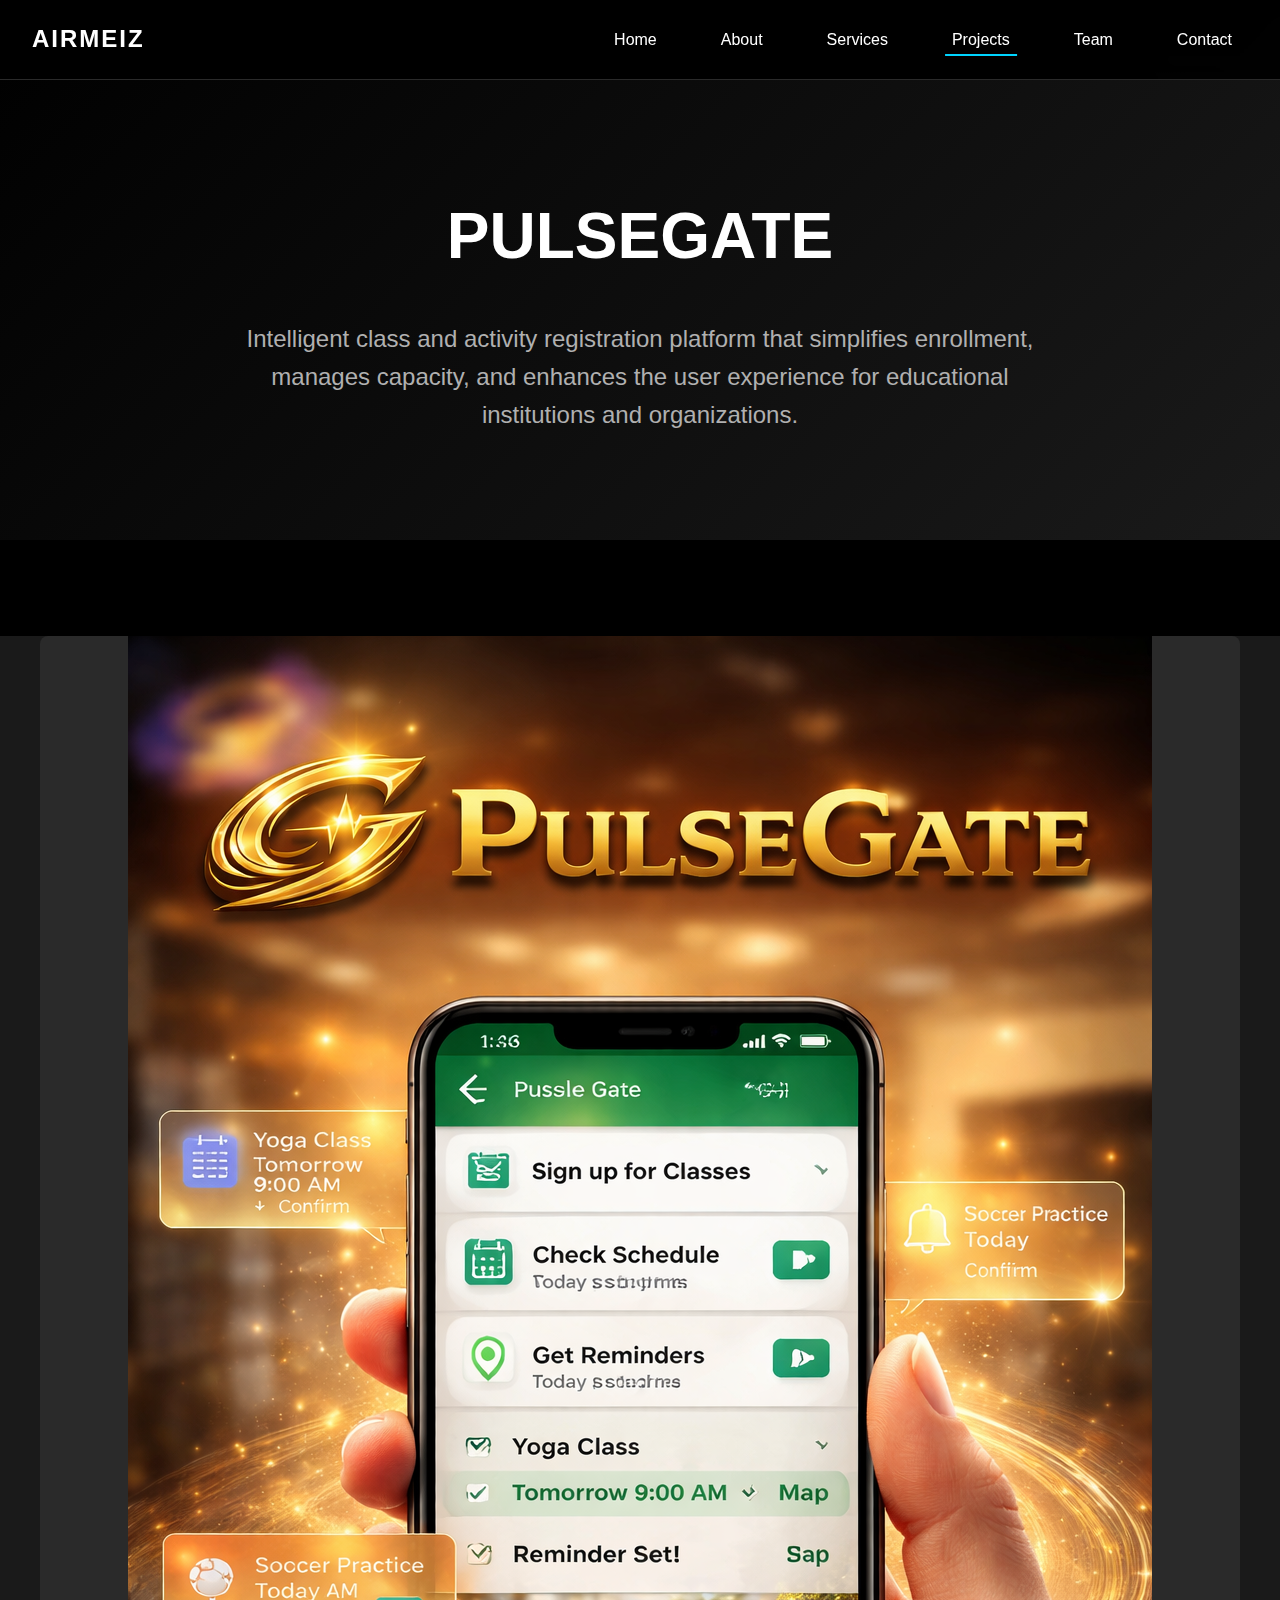
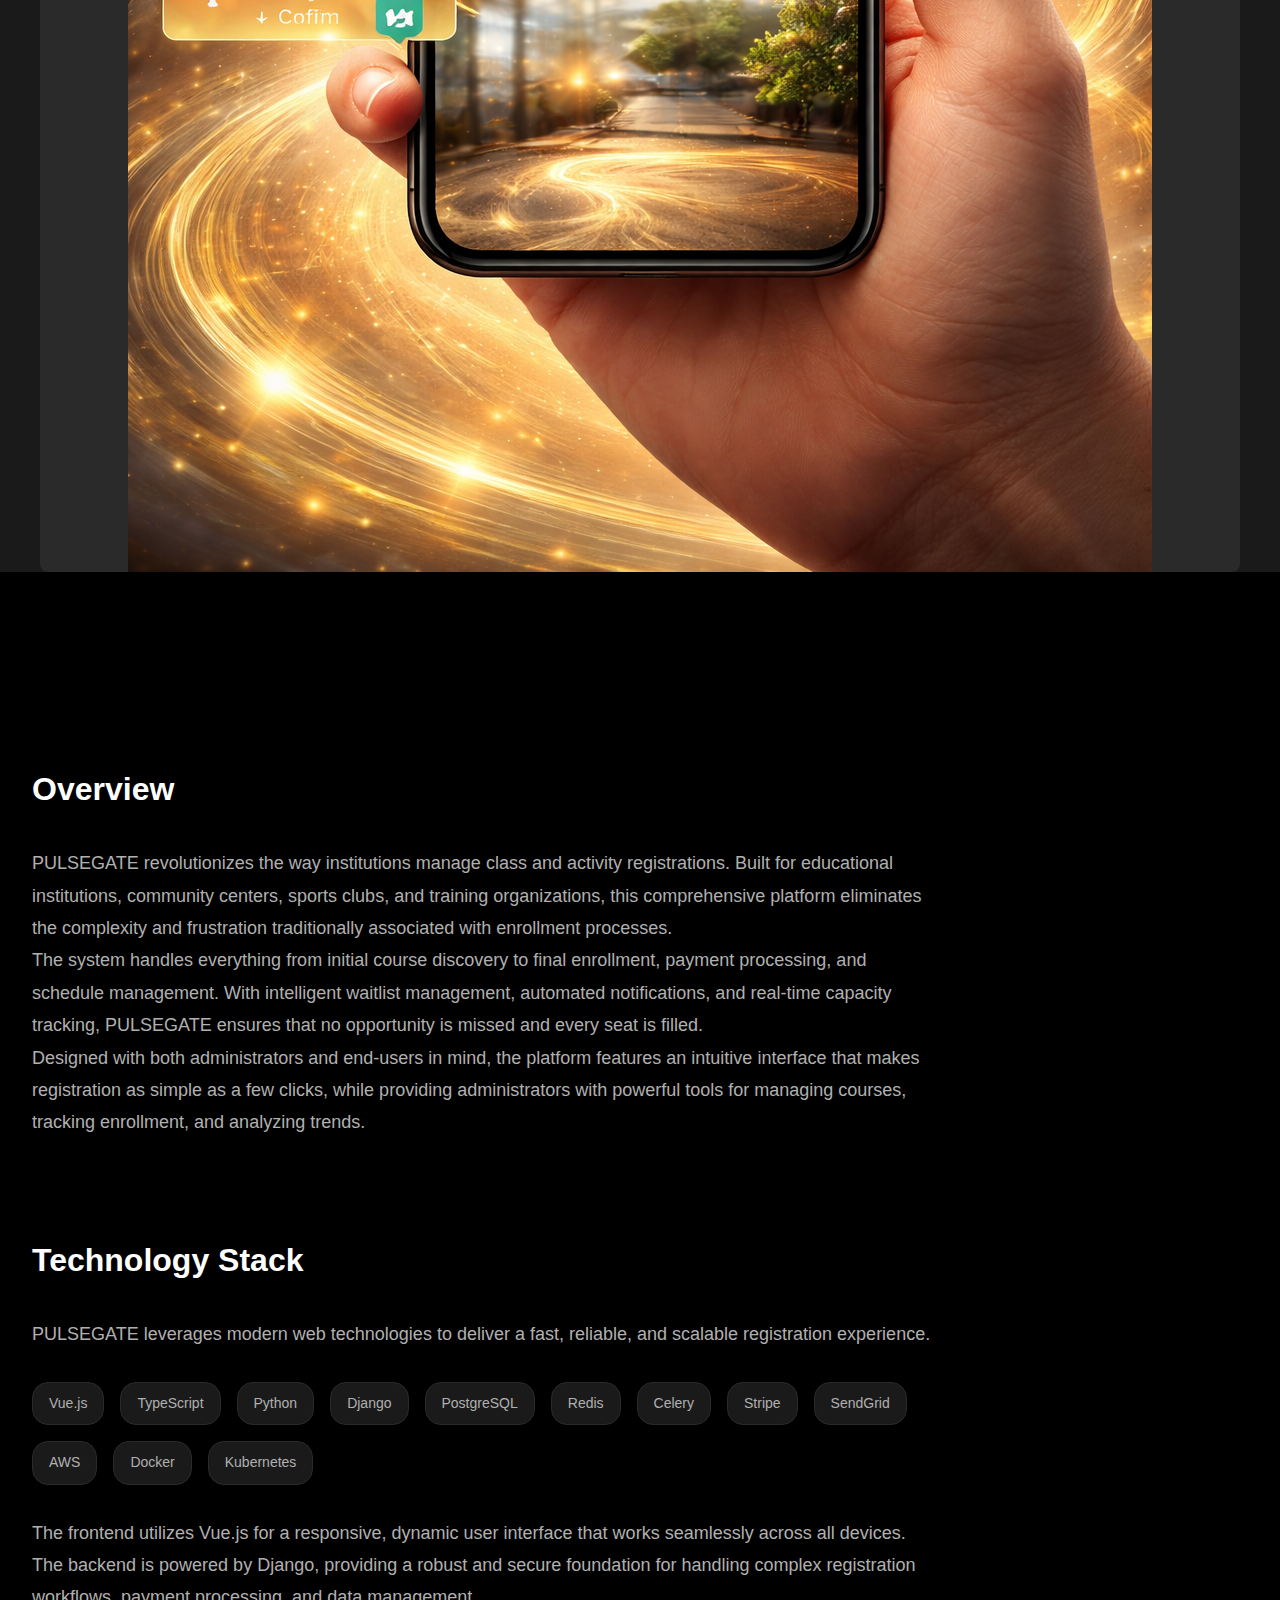
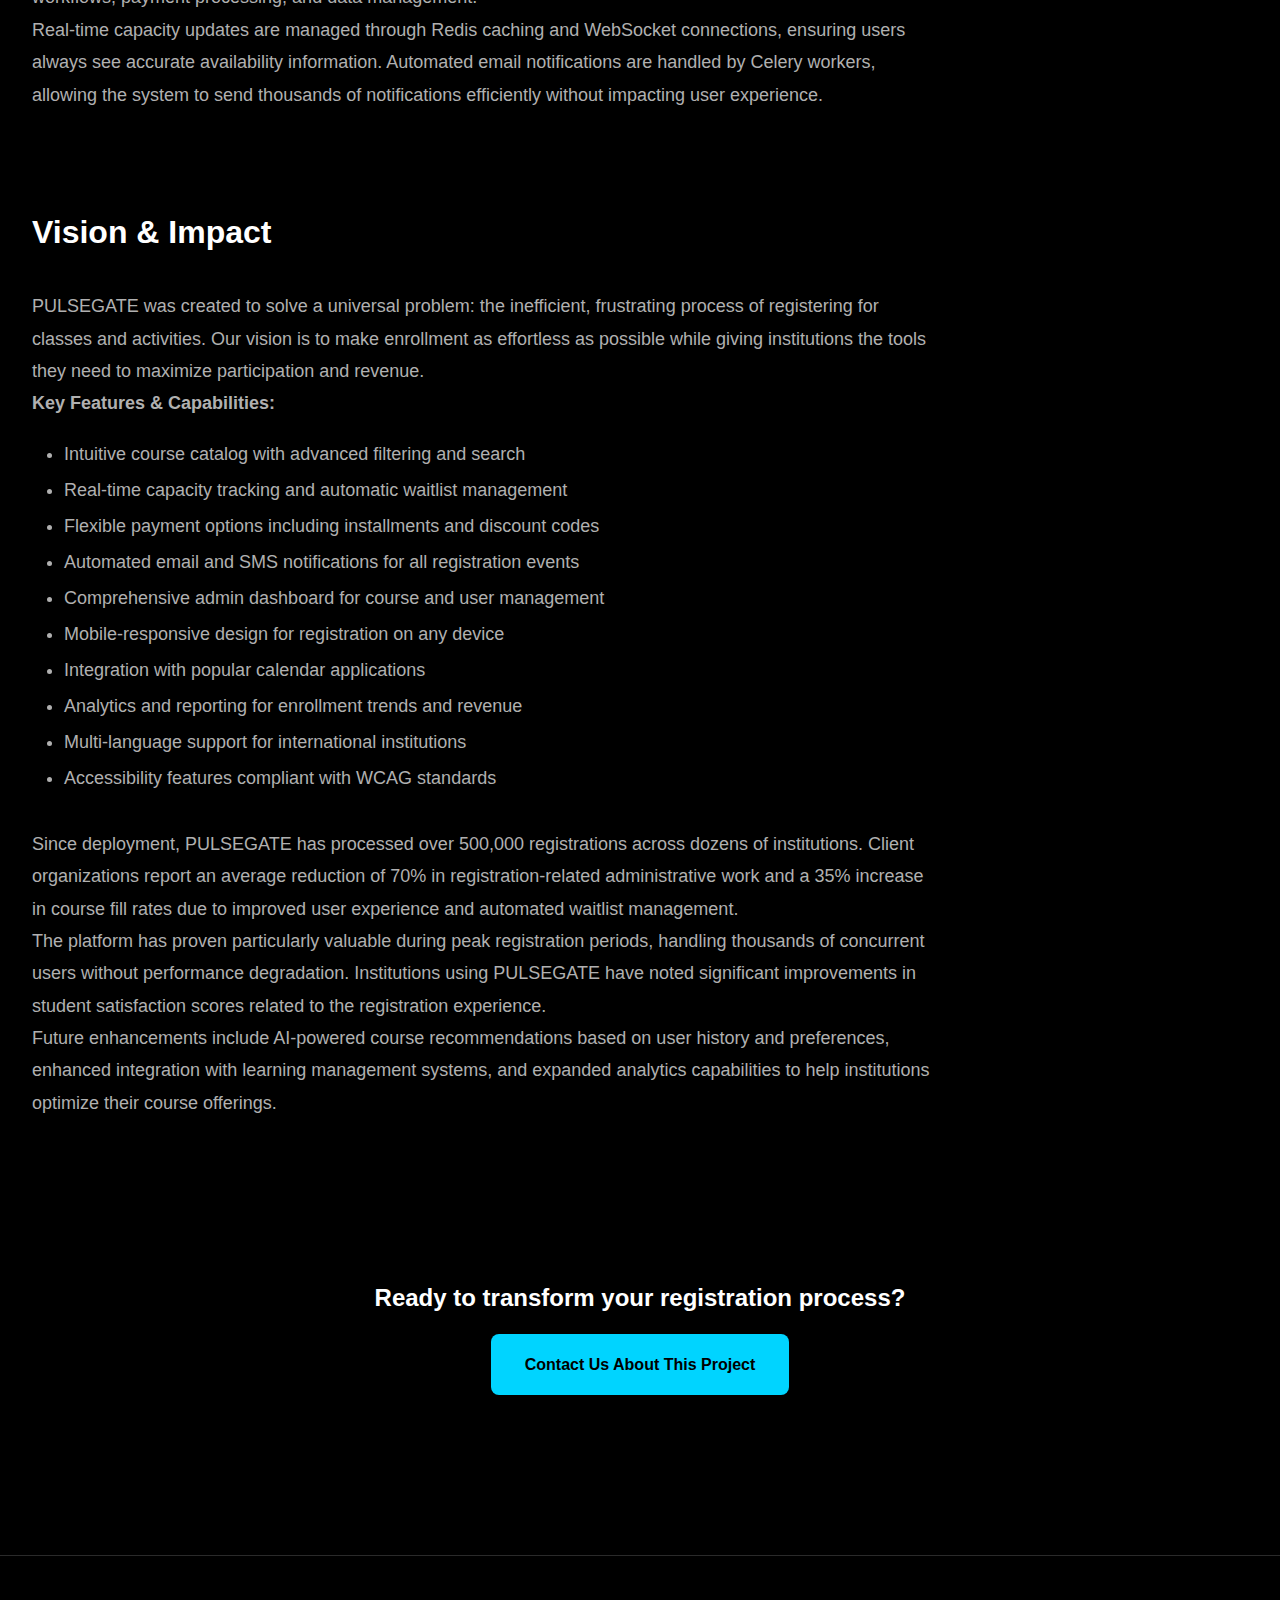
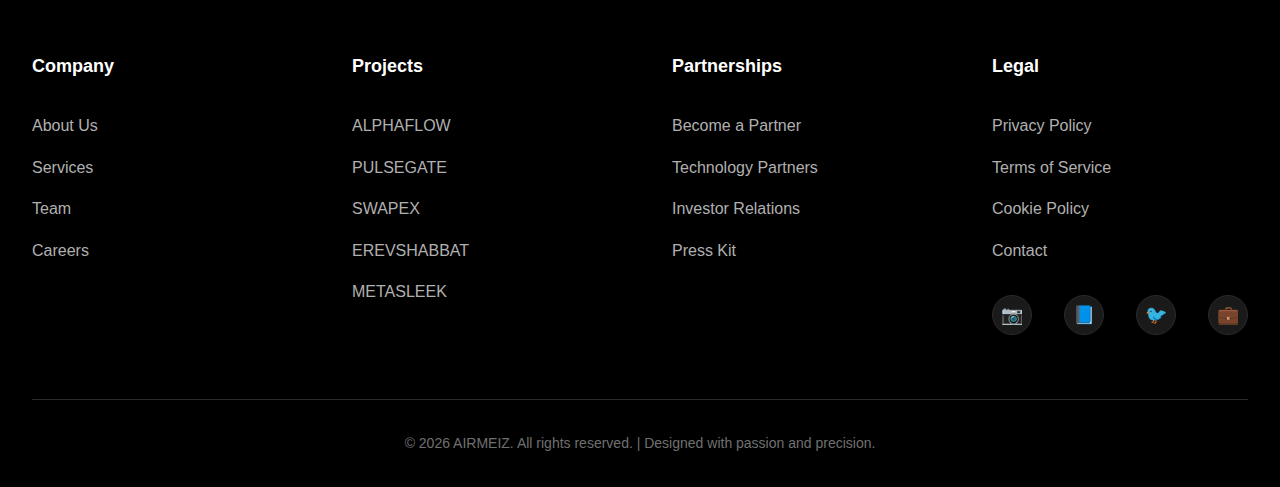
<file: public/projects/pulsegate.html>
<!DOCTYPE html>
<html lang="en">
<head>
  <meta charset="UTF-8">
  <meta name="viewport" content="width=device-width, initial-scale=1.0">
  <meta name="description" content="PULSEGATE - Streamlined class and activity registration platform">
  <title>PULSEGATE - Class Registration Platform | AIRMEIZ</title>
  <link rel="stylesheet" href="/css/main.css">
</head>
<body>

  <!-- HEADER -->
  <header class="header">
    <div class="container">
      <a href="/" class="logo">AIRMEIZ</a>
      
      <nav>
        <ul class="nav-menu">
          <li><a href="/" class="nav-link">Home</a></li>
          <li><a href="/#about" class="nav-link">About</a></li>
          <li><a href="/#services" class="nav-link">Services</a></li>
          <li><a href="/#projects" class="nav-link active">Projects</a></li>
          <li><a href="/#team" class="nav-link">Team</a></li>
          <li><a href="/#contact" class="nav-link">Contact</a></li>
        </ul>
      </nav>
      
      <button class="mobile-menu-toggle" aria-label="Toggle navigation menu">
        <span></span>
        <span></span>
        <span></span>
      </button>
    </div>
  </header>

  <!-- PROJECT HERO -->
  <section class="project-hero">
    <div class="container">
      <div class="project-hero-content">
        <h1 class="project-hero-title">PULSEGATE</h1>
        <p class="project-hero-subtitle">
          Intelligent class and activity registration platform that simplifies enrollment, 
          manages capacity, and enhances the user experience for educational institutions and organizations.
        </p>
      </div>
    </div>
  </section>

  <!-- PROJECT MEDIA -->
  <section class="project-media">
    <div class="container">
      <div class="project-media-container">
        <!-- Placeholder for future image/video content -->
        <img src="/assets/img/pulsegate-hero.png" alt="PULSEGATE Application" class="project-media-image">
      </div>
    </div>
  </section>

  <!-- PROJECT DETAILS -->
  <section class="project-details section">
    <div class="container">
      
      <!-- Overview Section -->
      <div class="project-section">
        <h2 class="project-section-title">Overview</h2>
        <div class="project-section-content">
          <p>
            PULSEGATE revolutionizes the way institutions manage class and activity registrations. Built for 
            educational institutions, community centers, sports clubs, and training organizations, this 
            comprehensive platform eliminates the complexity and frustration traditionally associated with 
            enrollment processes.
          </p>
          <p>
            The system handles everything from initial course discovery to final enrollment, payment processing, 
            and schedule management. With intelligent waitlist management, automated notifications, and 
            real-time capacity tracking, PULSEGATE ensures that no opportunity is missed and every seat is filled.
          </p>
          <p>
            Designed with both administrators and end-users in mind, the platform features an intuitive 
            interface that makes registration as simple as a few clicks, while providing administrators with 
            powerful tools for managing courses, tracking enrollment, and analyzing trends.
          </p>
        </div>
      </div>

      <!-- Technology Section -->
      <div class="project-section">
        <h2 class="project-section-title">Technology Stack</h2>
        <div class="project-section-content">
          <p>
            PULSEGATE leverages modern web technologies to deliver a fast, reliable, and scalable registration experience.
          </p>
          
          <div class="project-tech-stack">
            <span class="tech-tag">Vue.js</span>
            <span class="tech-tag">TypeScript</span>
            <span class="tech-tag">Python</span>
            <span class="tech-tag">Django</span>
            <span class="tech-tag">PostgreSQL</span>
            <span class="tech-tag">Redis</span>
            <span class="tech-tag">Celery</span>
            <span class="tech-tag">Stripe</span>
            <span class="tech-tag">SendGrid</span>
            <span class="tech-tag">AWS</span>
            <span class="tech-tag">Docker</span>
            <span class="tech-tag">Kubernetes</span>
          </div>
          
          <p style="margin-top: 2rem;">
            The frontend utilizes Vue.js for a responsive, dynamic user interface that works seamlessly across 
            all devices. The backend is powered by Django, providing a robust and secure foundation for handling 
            complex registration workflows, payment processing, and data management.
          </p>
          <p>
            Real-time capacity updates are managed through Redis caching and WebSocket connections, ensuring 
            users always see accurate availability information. Automated email notifications are handled by 
            Celery workers, allowing the system to send thousands of notifications efficiently without impacting 
            user experience.
          </p>
        </div>
      </div>

      <!-- Vision & Impact Section -->
      <div class="project-section">
        <h2 class="project-section-title">Vision & Impact</h2>
        <div class="project-section-content">
          <p>
            PULSEGATE was created to solve a universal problem: the inefficient, frustrating process of 
            registering for classes and activities. Our vision is to make enrollment as effortless as possible 
            while giving institutions the tools they need to maximize participation and revenue.
          </p>
          <p>
            <strong>Key Features & Capabilities:</strong>
          </p>
          <ul style="list-style: disc; margin-left: 2rem; margin-top: 1rem; line-height: 2;">
            <li>Intuitive course catalog with advanced filtering and search</li>
            <li>Real-time capacity tracking and automatic waitlist management</li>
            <li>Flexible payment options including installments and discount codes</li>
            <li>Automated email and SMS notifications for all registration events</li>
            <li>Comprehensive admin dashboard for course and user management</li>
            <li>Mobile-responsive design for registration on any device</li>
            <li>Integration with popular calendar applications</li>
            <li>Analytics and reporting for enrollment trends and revenue</li>
            <li>Multi-language support for international institutions</li>
            <li>Accessibility features compliant with WCAG standards</li>
          </ul>
          <p style="margin-top: 2rem;">
            Since deployment, PULSEGATE has processed over 500,000 registrations across dozens of institutions. 
            Client organizations report an average reduction of 70% in registration-related administrative work 
            and a 35% increase in course fill rates due to improved user experience and automated waitlist 
            management.
          </p>
          <p>
            The platform has proven particularly valuable during peak registration periods, handling thousands 
            of concurrent users without performance degradation. Institutions using PULSEGATE have noted 
            significant improvements in student satisfaction scores related to the registration experience.
          </p>
          <p>
            Future enhancements include AI-powered course recommendations based on user history and preferences, 
            enhanced integration with learning management systems, and expanded analytics capabilities to help 
            institutions optimize their course offerings.
          </p>
        </div>
      </div>

      <!-- CTA -->
      <div class="project-cta">
        <h3 style="font-size: 1.5rem; margin-bottom: 1rem;">Ready to transform your registration process?</h3>
        <a href="/#contact" class="btn btn-primary">Contact Us About This Project</a>
      </div>

    </div>
  </section>

  <!-- FOOTER -->
  <footer class="footer">
    <div class="container">
      <div class="footer-content">
        
        <div class="footer-section">
          <h4 class="footer-section-title">Company</h4>
          <ul class="footer-links">
            <li><a href="/#about" class="footer-link">About Us</a></li>
            <li><a href="/#services" class="footer-link">Services</a></li>
            <li><a href="/#team" class="footer-link">Team</a></li>
            <li><a href="/#contact" class="footer-link">Careers</a></li>
          </ul>
        </div>
        
        <div class="footer-section">
          <h4 class="footer-section-title">Projects</h4>
          <ul class="footer-links">
            <li><a href="/public/projects/alphaflow.html" class="footer-link">ALPHAFLOW</a></li>
            <li><a href="/public/projects/pulsegate.html" class="footer-link">PULSEGATE</a></li>
            <li><a href="/public/projects/swapex.html" class="footer-link">SWAPEX</a></li>
            <li><a href="/public/projects/erevshabbat.html" class="footer-link">EREVSHABBAT</a></li>
            <li><a href="/public/projects/metasleek.html" class="footer-link">METASLEEK</a></li>
          </ul>
        </div>
        
        <div class="footer-section">
          <h4 class="footer-section-title">Partnerships</h4>
          <ul class="footer-links">
            <li><a href="#" class="footer-link">Become a Partner</a></li>
            <li><a href="#" class="footer-link">Technology Partners</a></li>
            <li><a href="#" class="footer-link">Investor Relations</a></li>
            <li><a href="#" class="footer-link">Press Kit</a></li>
          </ul>
        </div>
        
        <div class="footer-section">
          <h4 class="footer-section-title">Legal</h4>
          <ul class="footer-links">
            <li><a href="/public/privacy.html" class="footer-link">Privacy Policy</a></li>
            <li><a href="/public/terms.html" class="footer-link">Terms of Service</a></li>
            <li><a href="#" class="footer-link">Cookie Policy</a></li>
            <li><a href="/#contact" class="footer-link">Contact</a></li>
          </ul>
          
          <div class="footer-social">
            <a href="#" class="social-icon" aria-label="Instagram" title="Instagram">
              <span>📷</span>
            </a>
            <a href="#" class="social-icon" aria-label="Facebook" title="Facebook">
              <span>📘</span>
            </a>
            <a href="#" class="social-icon" aria-label="Twitter/X" title="Twitter/X">
              <span>🐦</span>
            </a>
            <a href="#" class="social-icon" aria-label="LinkedIn" title="LinkedIn">
              <span>💼</span>
            </a>
          </div>
        </div>
        
      </div>
      
      <div class="footer-bottom">
        <p>&copy; 2026 AIRMEIZ. All rights reserved. | Designed with passion and precision.</p>
      </div>
    </div>
  </footer>

  <script src="/js/main.js"></script>
  
</body>
</html>
</file>
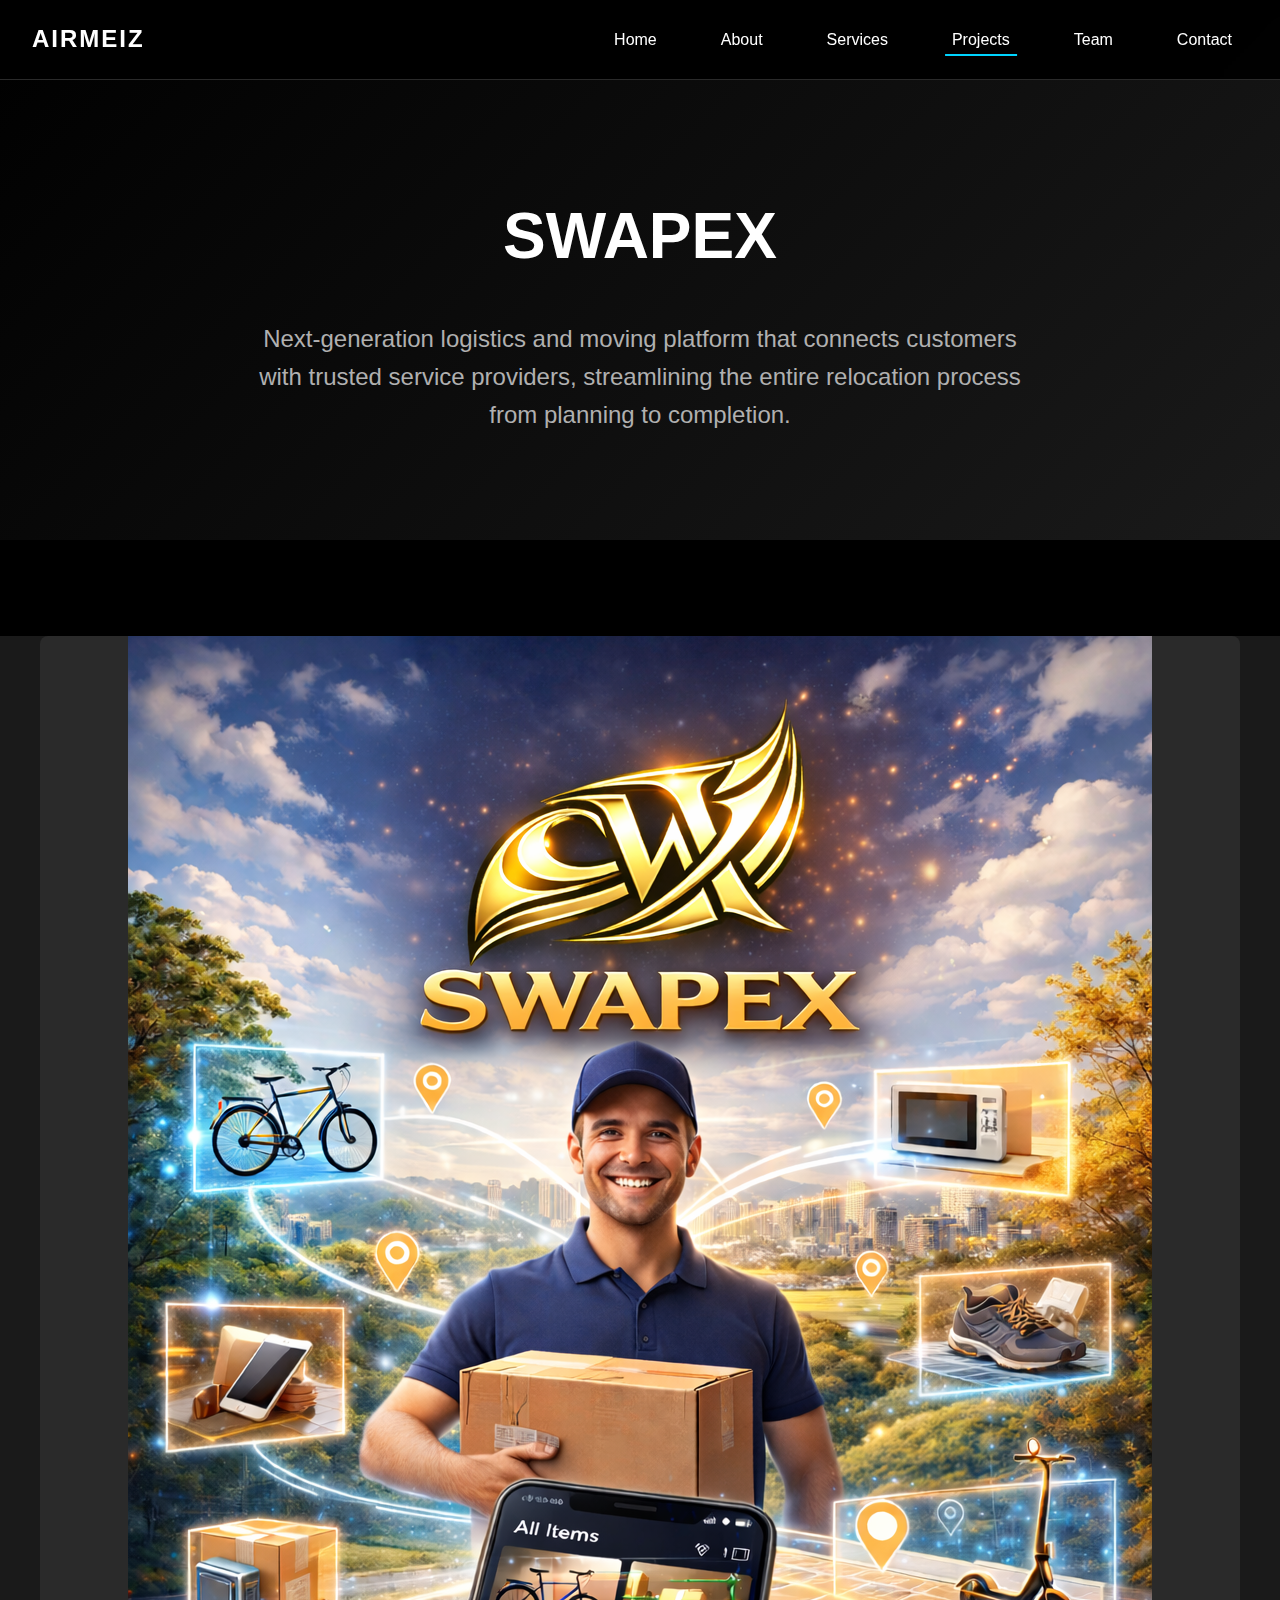
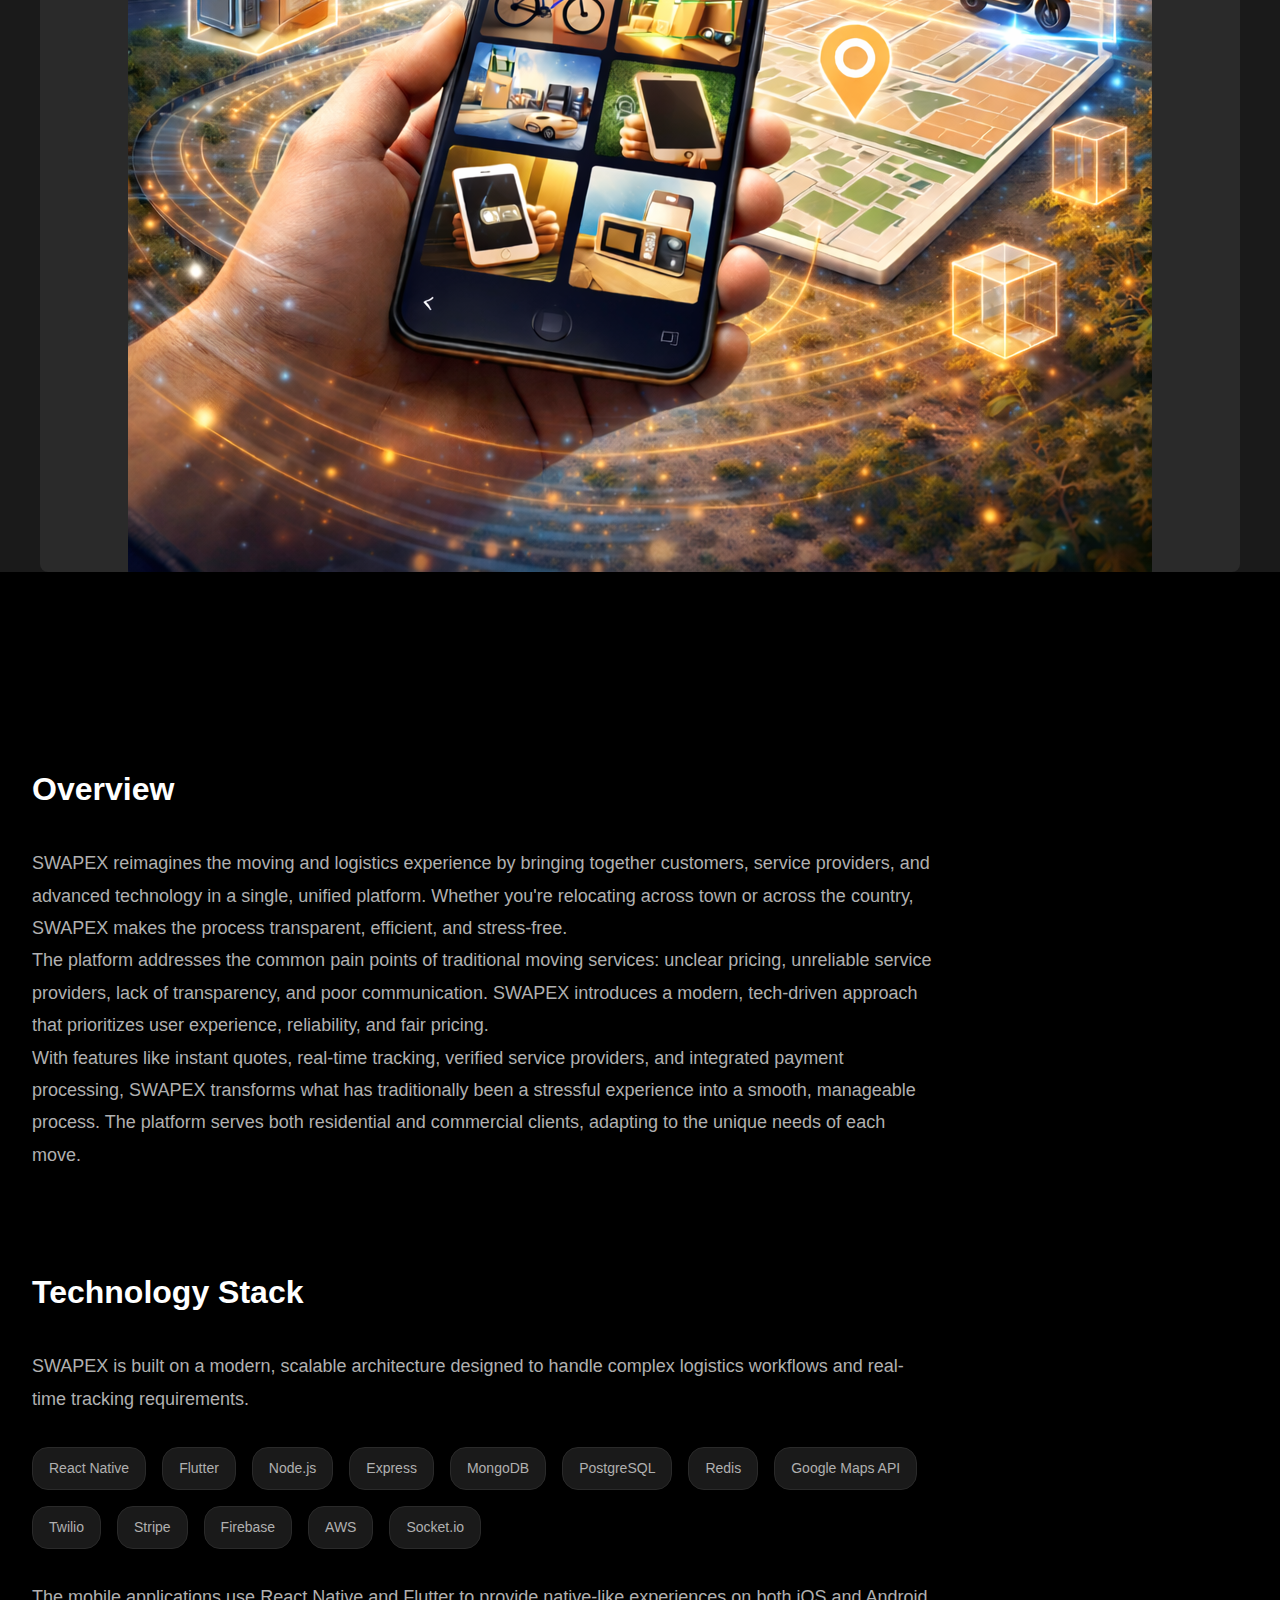
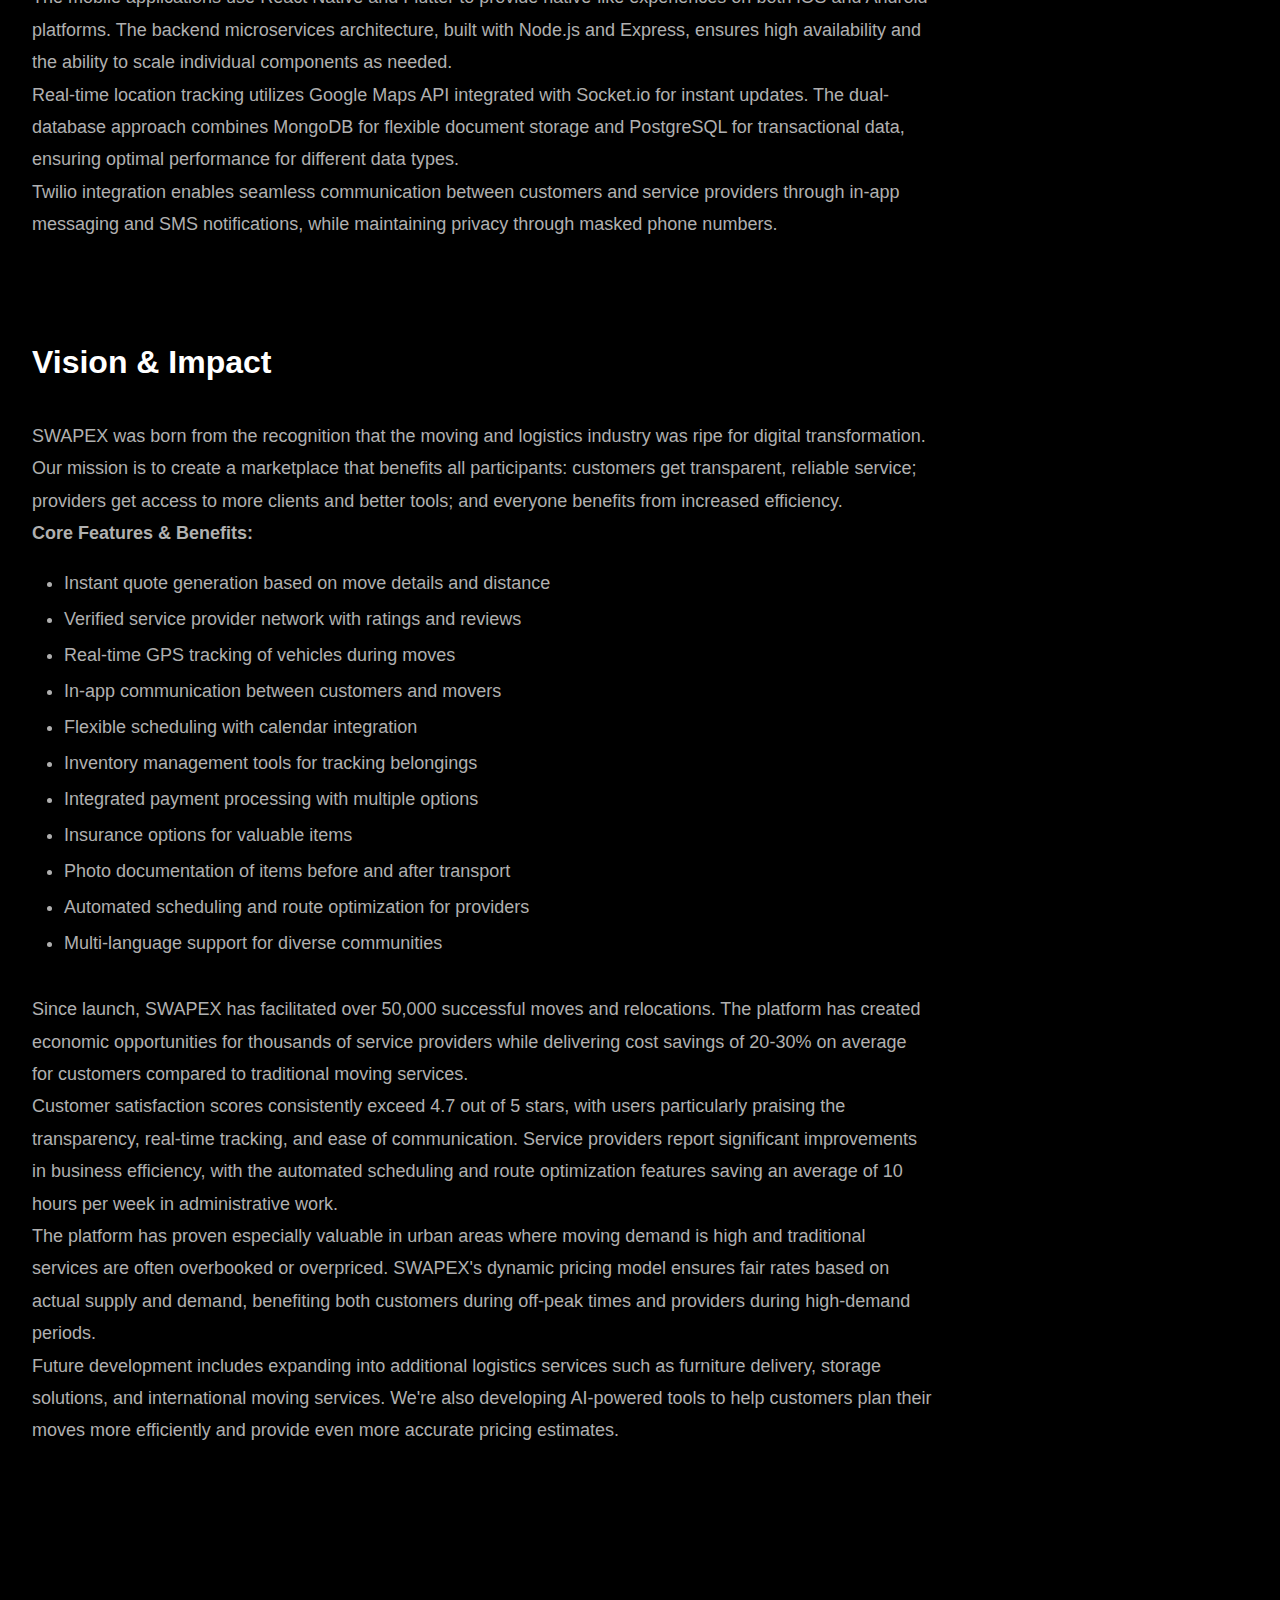
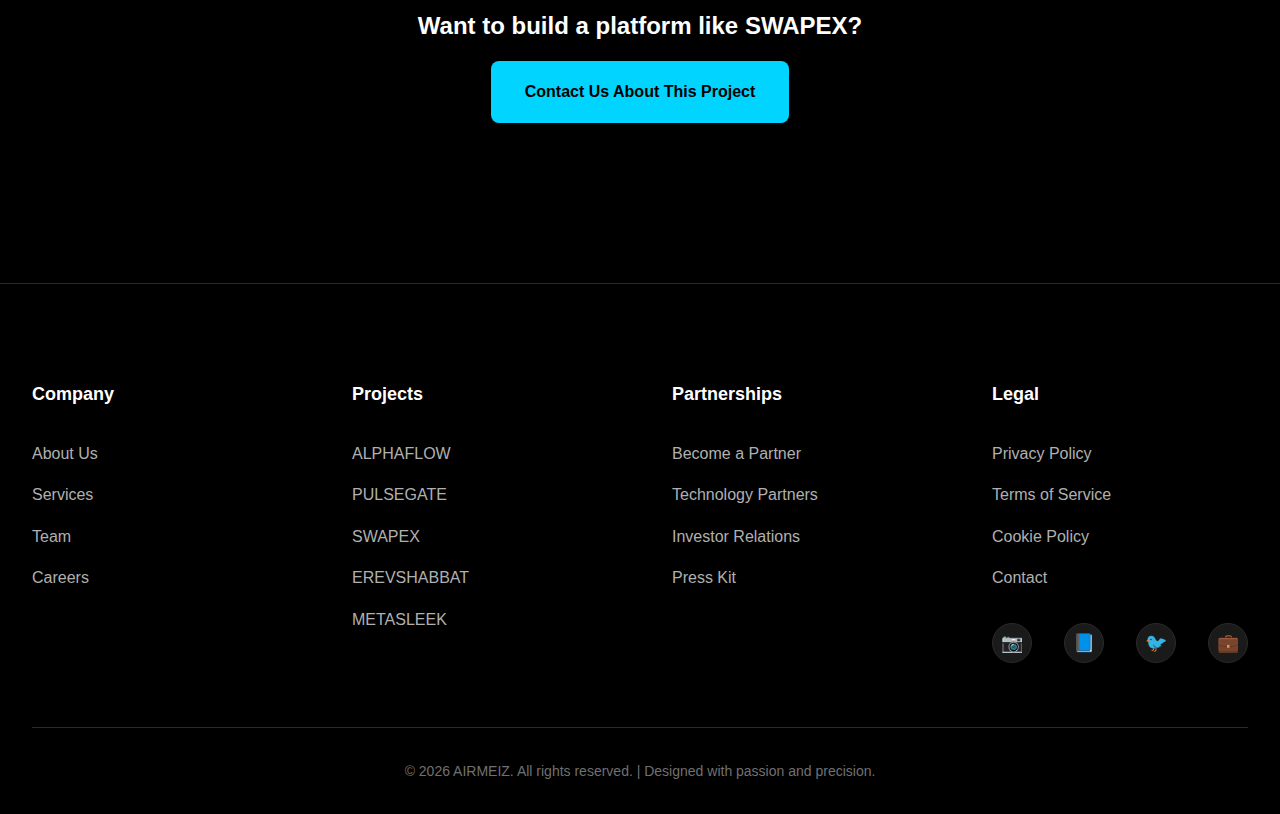
<file: public/projects/swapex.html>
<!DOCTYPE html>
<html lang="en">
<head>
  <meta charset="UTF-8">
  <meta name="viewport" content="width=device-width, initial-scale=1.0">
  <meta name="description" content="SWAPEX - Smart logistics and moving application for seamless relocation">
  <title>SWAPEX - Logistics & Moving Application | AIRMEIZ</title>
  <link rel="stylesheet" href="/css/main.css">
</head>
<body>

  <!-- HEADER -->
  <header class="header">
    <div class="container">
      <a href="/" class="logo">AIRMEIZ</a>
      
      <nav>
        <ul class="nav-menu">
          <li><a href="/" class="nav-link">Home</a></li>
          <li><a href="/#about" class="nav-link">About</a></li>
          <li><a href="/#services" class="nav-link">Services</a></li>
          <li><a href="/#projects" class="nav-link active">Projects</a></li>
          <li><a href="/#team" class="nav-link">Team</a></li>
          <li><a href="/#contact" class="nav-link">Contact</a></li>
        </ul>
      </nav>
      
      <button class="mobile-menu-toggle" aria-label="Toggle navigation menu">
        <span></span>
        <span></span>
        <span></span>
      </button>
    </div>
  </header>

  <!-- PROJECT HERO -->
  <section class="project-hero">
    <div class="container">
      <div class="project-hero-content">
        <h1 class="project-hero-title">SWAPEX</h1>
        <p class="project-hero-subtitle">
          Next-generation logistics and moving platform that connects customers with trusted service providers, 
          streamlining the entire relocation process from planning to completion.
        </p>
      </div>
    </div>
  </section>

  <!-- PROJECT MEDIA -->
  <section class="project-media">
    <div class="container">
      <div class="project-media-container">
        <!-- Placeholder for future image/video content -->
        <img src="/assets/img/swapex-hero.png" alt="SWAPEX Application" class="project-media-image">
      </div>
    </div>
  </section>

  <!-- PROJECT DETAILS -->
  <section class="project-details section">
    <div class="container">
      
      <!-- Overview Section -->
      <div class="project-section">
        <h2 class="project-section-title">Overview</h2>
        <div class="project-section-content">
          <p>
            SWAPEX reimagines the moving and logistics experience by bringing together customers, service 
            providers, and advanced technology in a single, unified platform. Whether you're relocating across 
            town or across the country, SWAPEX makes the process transparent, efficient, and stress-free.
          </p>
          <p>
            The platform addresses the common pain points of traditional moving services: unclear pricing, 
            unreliable service providers, lack of transparency, and poor communication. SWAPEX introduces 
            a modern, tech-driven approach that prioritizes user experience, reliability, and fair pricing.
          </p>
          <p>
            With features like instant quotes, real-time tracking, verified service providers, and integrated 
            payment processing, SWAPEX transforms what has traditionally been a stressful experience into a 
            smooth, manageable process. The platform serves both residential and commercial clients, adapting 
            to the unique needs of each move.
          </p>
        </div>
      </div>

      <!-- Technology Section -->
      <div class="project-section">
        <h2 class="project-section-title">Technology Stack</h2>
        <div class="project-section-content">
          <p>
            SWAPEX is built on a modern, scalable architecture designed to handle complex logistics workflows 
            and real-time tracking requirements.
          </p>
          
          <div class="project-tech-stack">
            <span class="tech-tag">React Native</span>
            <span class="tech-tag">Flutter</span>
            <span class="tech-tag">Node.js</span>
            <span class="tech-tag">Express</span>
            <span class="tech-tag">MongoDB</span>
            <span class="tech-tag">PostgreSQL</span>
            <span class="tech-tag">Redis</span>
            <span class="tech-tag">Google Maps API</span>
            <span class="tech-tag">Twilio</span>
            <span class="tech-tag">Stripe</span>
            <span class="tech-tag">Firebase</span>
            <span class="tech-tag">AWS</span>
            <span class="tech-tag">Socket.io</span>
          </div>
          
          <p style="margin-top: 2rem;">
            The mobile applications use React Native and Flutter to provide native-like experiences on both 
            iOS and Android platforms. The backend microservices architecture, built with Node.js and Express, 
            ensures high availability and the ability to scale individual components as needed.
          </p>
          <p>
            Real-time location tracking utilizes Google Maps API integrated with Socket.io for instant updates. 
            The dual-database approach combines MongoDB for flexible document storage and PostgreSQL for 
            transactional data, ensuring optimal performance for different data types.
          </p>
          <p>
            Twilio integration enables seamless communication between customers and service providers through 
            in-app messaging and SMS notifications, while maintaining privacy through masked phone numbers.
          </p>
        </div>
      </div>

      <!-- Vision & Impact Section -->
      <div class="project-section">
        <h2 class="project-section-title">Vision & Impact</h2>
        <div class="project-section-content">
          <p>
            SWAPEX was born from the recognition that the moving and logistics industry was ripe for 
            digital transformation. Our mission is to create a marketplace that benefits all participants: 
            customers get transparent, reliable service; providers get access to more clients and better 
            tools; and everyone benefits from increased efficiency.
          </p>
          <p>
            <strong>Core Features & Benefits:</strong>
          </p>
          <ul style="list-style: disc; margin-left: 2rem; margin-top: 1rem; line-height: 2;">
            <li>Instant quote generation based on move details and distance</li>
            <li>Verified service provider network with ratings and reviews</li>
            <li>Real-time GPS tracking of vehicles during moves</li>
            <li>In-app communication between customers and movers</li>
            <li>Flexible scheduling with calendar integration</li>
            <li>Inventory management tools for tracking belongings</li>
            <li>Integrated payment processing with multiple options</li>
            <li>Insurance options for valuable items</li>
            <li>Photo documentation of items before and after transport</li>
            <li>Automated scheduling and route optimization for providers</li>
            <li>Multi-language support for diverse communities</li>
          </ul>
          <p style="margin-top: 2rem;">
            Since launch, SWAPEX has facilitated over 50,000 successful moves and relocations. The platform 
            has created economic opportunities for thousands of service providers while delivering cost 
            savings of 20-30% on average for customers compared to traditional moving services.
          </p>
          <p>
            Customer satisfaction scores consistently exceed 4.7 out of 5 stars, with users particularly 
            praising the transparency, real-time tracking, and ease of communication. Service providers 
            report significant improvements in business efficiency, with the automated scheduling and route 
            optimization features saving an average of 10 hours per week in administrative work.
          </p>
          <p>
            The platform has proven especially valuable in urban areas where moving demand is high and 
            traditional services are often overbooked or overpriced. SWAPEX's dynamic pricing model ensures 
            fair rates based on actual supply and demand, benefiting both customers during off-peak times 
            and providers during high-demand periods.
          </p>
          <p>
            Future development includes expanding into additional logistics services such as furniture 
            delivery, storage solutions, and international moving services. We're also developing AI-powered 
            tools to help customers plan their moves more efficiently and provide even more accurate pricing 
            estimates.
          </p>
        </div>
      </div>

      <!-- CTA -->
      <div class="project-cta">
        <h3 style="font-size: 1.5rem; margin-bottom: 1rem;">Want to build a platform like SWAPEX?</h3>
        <a href="/#contact" class="btn btn-primary">Contact Us About This Project</a>
      </div>

    </div>
  </section>

  <!-- FOOTER -->
  <footer class="footer">
    <div class="container">
      <div class="footer-content">
        
        <div class="footer-section">
          <h4 class="footer-section-title">Company</h4>
          <ul class="footer-links">
            <li><a href="/#about" class="footer-link">About Us</a></li>
            <li><a href="/#services" class="footer-link">Services</a></li>
            <li><a href="/#team" class="footer-link">Team</a></li>
            <li><a href="/#contact" class="footer-link">Careers</a></li>
          </ul>
        </div>
        
        <div class="footer-section">
          <h4 class="footer-section-title">Projects</h4>
          <ul class="footer-links">
            <li><a href="/projects/alphaflow.html" class="footer-link">ALPHAFLOW</a></li>
            <li><a href="/projects/pulsegate.html" class="footer-link">PULSEGATE</a></li>
            <li><a href="/projects/swapex.html" class="footer-link">SWAPEX</a></li>
            <li><a href="/projects/erevshabbat.html" class="footer-link">EREVSHABBAT</a></li>
            <li><a href="/projects/metasleek.html" class="footer-link">METASLEEK</a></li>
          </ul>
        </div>
        
        <div class="footer-section">
          <h4 class="footer-section-title">Partnerships</h4>
          <ul class="footer-links">
            <li><a href="#" class="footer-link">Become a Partner</a></li>
            <li><a href="#" class="footer-link">Technology Partners</a></li>
            <li><a href="#" class="footer-link">Investor Relations</a></li>
            <li><a href="#" class="footer-link">Press Kit</a></li>
          </ul>
        </div>
        
        <div class="footer-section">
          <h4 class="footer-section-title">Legal</h4>
          <ul class="footer-links">
            <li><a href="/privacy.html" class="footer-link">Privacy Policy</a></li>
            <li><a href="/terms.html" class="footer-link">Terms of Service</a></li>
            <li><a href="#" class="footer-link">Cookie Policy</a></li>
            <li><a href="/#contact" class="footer-link">Contact</a></li>
          </ul>
          
          <div class="footer-social">
            <a href="#" class="social-icon" aria-label="Instagram" title="Instagram">
              <span>📷</span>
            </a>
            <a href="#" class="social-icon" aria-label="Facebook" title="Facebook">
              <span>📘</span>
            </a>
            <a href="#" class="social-icon" aria-label="Twitter/X" title="Twitter/X">
              <span>🐦</span>
            </a>
            <a href="#" class="social-icon" aria-label="LinkedIn" title="LinkedIn">
              <span>💼</span>
            </a>
          </div>
        </div>
        
      </div>
      
      <div class="footer-bottom">
        <p>&copy; 2026 AIRMEIZ. All rights reserved. | Designed with passion and precision.</p>
      </div>
    </div>
  </footer>

  <script src="/js/main.js"></script>
  
</body>
</html>
</file>
<file: css/main.css>
/* ==========================================
   AIRMEIZ - Main Stylesheet
   Dark, Elegant, Black-based Theme
   ========================================== */

/* ==========================================
   CSS VARIABLES
   ========================================== */
:root {
  /* Colors */
  --color-primary: #000000;
  --color-secondary: #1a1a1a;
  --color-accent: #00d4ff;
  --color-accent-hover: #00b8e6;
  --color-text-primary: #ffffff;
  --color-text-secondary: #b0b0b0;
  --color-text-muted: #707070;
  --color-border: #2a2a2a;
  --color-overlay: rgba(0, 0, 0, 0.85);
  
  /* Spacing */
  --spacing-xs: 0.5rem;
  --spacing-sm: 1rem;
  --spacing-md: 2rem;
  --spacing-lg: 4rem;
  --spacing-xl: 6rem;
  
  /* Typography */
  --font-family-primary: -apple-system, BlinkMacSystemFont, 'Segoe UI', Roboto, Oxygen, Ubuntu, Cantarell, sans-serif;
  --font-size-xs: 0.875rem;
  --font-size-sm: 1rem;
  --font-size-md: 1.125rem;
  --font-size-lg: 1.5rem;
  --font-size-xl: 2rem;
  --font-size-2xl: 3rem;
  --font-size-3xl: 4rem;
  
  /* Transitions */
  --transition-fast: 0.2s ease;
  --transition-normal: 0.3s ease;
  --transition-slow: 0.5s ease;
  
  /* Shadows */
  --shadow-sm: 0 2px 8px rgba(0, 0, 0, 0.3);
  --shadow-md: 0 4px 16px rgba(0, 0, 0, 0.4);
  --shadow-lg: 0 8px 32px rgba(0, 0, 0, 0.5);
  --shadow-glow: 0 0 20px rgba(0, 212, 255, 0.3);
  
  /* Layout */
  --header-height: 80px;
  --max-width: 1400px;
  --border-radius: 8px;
}

/* ==========================================
   RESET & BASE STYLES
   ========================================== */
* {
  margin: 0;
  padding: 0;
  box-sizing: border-box;
}

html {
  scroll-behavior: smooth;
  font-size: 16px;
}

body {
  font-family: var(--font-family-primary);
  background-color: var(--color-primary);
  color: var(--color-text-primary);
  line-height: 1.6;
  overflow-x: hidden;
}

/* RTL Support - Add [dir="rtl"] to html element when needed */
[dir="rtl"] {
  direction: rtl;
}

img {
  max-width: 100%;
  height: auto;
  display: block;
}

a {
  color: inherit;
  text-decoration: none;
  transition: color var(--transition-fast);
}

a:hover {
  color: var(--color-accent);
}

button {
  font-family: inherit;
  cursor: pointer;
  border: none;
  background: none;
}

ul {
  list-style: none;
}

/* ==========================================
   UTILITIES
   ========================================== */
.container {
  max-width: var(--max-width);
  margin: 0 auto;
  padding: 0 var(--spacing-md);
}

.section {
  padding: var(--spacing-xl) 0;
}

.section-title {
  font-size: var(--font-size-2xl);
  font-weight: 700;
  margin-bottom: var(--spacing-md);
  text-align: center;
}

.section-subtitle {
  font-size: var(--font-size-md);
  color: var(--color-text-secondary);
  text-align: center;
  max-width: 700px;
  margin: 0 auto var(--spacing-lg);
}

.btn {
  display: inline-block;
  padding: 1rem 2rem;
  font-size: var(--font-size-sm);
  font-weight: 600;
  border-radius: var(--border-radius);
  transition: all var(--transition-normal);
  cursor: pointer;
  text-align: center;
  border: 2px solid transparent;
}

.btn-primary {
  background-color: var(--color-accent);
  color: var(--color-primary);
}

.btn-primary:hover {
  background-color: var(--color-accent-hover);
  transform: translateY(-2px);
  box-shadow: var(--shadow-glow);
}

.btn-secondary {
  background-color: transparent;
  color: var(--color-text-primary);
  border-color: var(--color-text-primary);
}

.btn-secondary:hover {
  background-color: var(--color-text-primary);
  color: var(--color-primary);
  transform: translateY(-2px);
}

/* ==========================================
   HEADER & NAVIGATION
   ========================================== */
.header {
  position: fixed;
  top: 0;
  left: 0;
  right: 0;
  height: var(--header-height);
  background-color: rgba(0, 0, 0, 0.95);
  backdrop-filter: blur(10px);
  z-index: 1000;
  border-bottom: 1px solid var(--color-border);
  transition: all var(--transition-normal);
}

.header.scrolled {
  box-shadow: var(--shadow-md);
}

.header .container {
  display: flex;
  justify-content: space-between;
  align-items: center;
  height: 100%;
}

.logo {
  font-size: var(--font-size-lg);
  font-weight: 700;
  letter-spacing: 2px;
  color: var(--color-text-primary);
  transition: color var(--transition-fast);
}

.logo:hover {
  color: var(--color-accent);
}

.nav-menu {
  display: flex;
  gap: var(--spacing-md);
  align-items: center;
}

.nav-link {
  font-size: var(--font-size-sm);
  font-weight: 500;
  padding: 0.5rem 1rem;
  position: relative;
  transition: color var(--transition-fast);
}

.nav-link::after {
  content: '';
  position: absolute;
  bottom: 0;
  left: 50%;
  transform: translateX(-50%);
  width: 0;
  height: 2px;
  background-color: var(--color-accent);
  transition: width var(--transition-normal);
}

.nav-link:hover::after,
.nav-link.active::after {
  width: 80%;
}

/* Mobile Menu Toggle */
.mobile-menu-toggle {
  display: none;
  flex-direction: column;
  gap: 5px;
  cursor: pointer;
  z-index: 1001;
}

.mobile-menu-toggle span {
  width: 28px;
  height: 3px;
  background-color: var(--color-text-primary);
  transition: all var(--transition-normal);
  border-radius: 2px;
}

.mobile-menu-toggle.active span:nth-child(1) {
  transform: rotate(45deg) translate(7px, 7px);
}

.mobile-menu-toggle.active span:nth-child(2) {
  opacity: 0;
}

.mobile-menu-toggle.active span:nth-child(3) {
  transform: rotate(-45deg) translate(7px, -7px);
}

/* ==========================================
   HERO SECTION
   ========================================== */
.hero {
  min-height: 100vh;
  display: flex;
  align-items: center;
  justify-content: center;
  text-align: center;
  padding-top: var(--header-height);
  background: linear-gradient(135deg, var(--color-primary) 0%, var(--color-secondary) 100%);
  position: relative;
  overflow: hidden;
}

.hero::before {
  content: '';
  position: absolute;
  top: 0;
  left: 0;
  right: 0;
  bottom: 0;
  background: radial-gradient(circle at 50% 50%, rgba(0, 212, 255, 0.1) 0%, transparent 50%);
  animation: pulse 8s ease-in-out infinite;
}

@keyframes pulse {
  0%, 100% {
    opacity: 0.3;
  }
  50% {
    opacity: 0.6;
  }
}

.hero-content {
  position: relative;
  z-index: 1;
  animation: fadeInUp 1s ease-out;
}

@keyframes fadeInUp {
  from {
    opacity: 0;
    transform: translateY(30px);
  }
  to {
    opacity: 1;
    transform: translateY(0);
  }
}

.hero-title {
  font-size: var(--font-size-3xl);
  font-weight: 900;
  margin-bottom: var(--spacing-md);
  line-height: 1.2;
  background: linear-gradient(135deg, #ffffff 0%, var(--color-accent) 100%);
  -webkit-background-clip: text;
  -webkit-text-fill-color: transparent;
  background-clip: text;
}

.hero-subtitle {
  font-size: var(--font-size-lg);
  color: var(--color-text-secondary);
  margin-bottom: var(--spacing-lg);
  max-width: 800px;
  margin-left: auto;
  margin-right: auto;
}

.hero-cta {
  display: flex;
  gap: var(--spacing-md);
  justify-content: center;
  flex-wrap: wrap;
}

/* ==========================================
   PROJECTS GRID
   ========================================== */
.projects {
  background-color: var(--color-secondary);
}

.projects-grid {
  display: grid;
  grid-template-columns: repeat(auto-fit, minmax(350px, 1fr));
  gap: var(--spacing-md);
  margin-top: var(--spacing-lg);
}

.project-tile {
  position: relative;
  background-color: var(--color-primary);
  border-radius: var(--border-radius);
  overflow: hidden;
  cursor: pointer;
  transition: all var(--transition-normal);
  border: 1px solid var(--color-border);
  aspect-ratio: 4 / 3;
}

.project-tile:hover {
  transform: translateY(-8px);
  box-shadow: var(--shadow-lg), var(--shadow-glow);
  border-color: var(--color-accent);
}

.project-tile-image {
  width: 100%;
  height: 100%;
  object-fit: cover;
  transition: transform var(--transition-slow);
}

.project-tile:hover .project-tile-image {
  transform: scale(1.05);
}

.project-tile-content {
  position: absolute;
  bottom: 0;
  left: 0;
  right: 0;
  padding: var(--spacing-md);
  background: linear-gradient(to top, rgba(0, 0, 0, 0.95) 0%, transparent 100%);
}

.project-tile-title {
  font-size: var(--font-size-lg);
  font-weight: 700;
  margin-bottom: var(--spacing-xs);
}

.project-tile-subtitle {
  font-size: var(--font-size-sm);
  color: var(--color-text-secondary);
}

.project-tile-overlay {
  position: absolute;
  top: 0;
  left: 0;
  right: 0;
  bottom: 0;
  background-color: var(--color-overlay);
  display: flex;
  align-items: center;
  justify-content: center;
  opacity: 0;
  transition: opacity var(--transition-normal);
}

.project-tile:hover .project-tile-overlay {
  opacity: 1;
}

.project-tile-overlay-content {
  text-align: center;
  padding: var(--spacing-md);
}

.project-tile-overlay-title {
  font-size: var(--font-size-xl);
  font-weight: 700;
  margin-bottom: var(--spacing-sm);
}

.project-tile-overlay-text {
  font-size: var(--font-size-sm);
  color: var(--color-text-secondary);
  margin-bottom: var(--spacing-md);
}

/* Placeholder for future video preview on hover */
/* .project-tile-video {
  display: none;
  position: absolute;
  top: 0;
  left: 0;
  width: 100%;
  height: 100%;
  object-fit: cover;
}
.project-tile:hover .project-tile-video {
  display: block;
} */

/* ==========================================
   ABOUT SECTION
   ========================================== */
.about {
  background-color: var(--color-primary);
}

.about-content {
  max-width: 900px;
  margin: 0 auto;
  text-align: center;
}

.about-text {
  font-size: var(--font-size-md);
  color: var(--color-text-secondary);
  line-height: 1.8;
  margin-bottom: var(--spacing-md);
}

/* ==========================================
   SERVICES SECTION
   ========================================== */
.services {
  background-color: var(--color-secondary);
}

.services-grid {
  display: grid;
  grid-template-columns: repeat(auto-fit, minmax(280px, 1fr));
  gap: var(--spacing-md);
  margin-top: var(--spacing-lg);
}

.service-card {
  background-color: var(--color-primary);
  padding: var(--spacing-lg);
  border-radius: var(--border-radius);
  border: 1px solid var(--color-border);
  transition: all var(--transition-normal);
  text-align: center;
}

.service-card:hover {
  transform: translateY(-5px);
  box-shadow: var(--shadow-md);
  border-color: var(--color-accent);
}

.service-icon {
  width: 60px;
  height: 60px;
  margin: 0 auto var(--spacing-md);
  background-color: var(--color-accent);
  border-radius: 50%;
  display: flex;
  align-items: center;
  justify-content: center;
  font-size: var(--font-size-xl);
}

.service-title {
  font-size: var(--font-size-lg);
  font-weight: 700;
  margin-bottom: var(--spacing-sm);
}

.service-description {
  color: var(--color-text-secondary);
  font-size: var(--font-size-sm);
}

/* ==========================================
   TEAM SECTION
   ========================================== */
.team {
  background-color: var(--color-primary);
}

.team-grid {
  display: grid;
  grid-template-columns: repeat(auto-fit, minmax(250px, 1fr));
  gap: var(--spacing-md);
  margin-top: var(--spacing-lg);
}

.team-member {
  background-color: var(--color-secondary);
  border-radius: var(--border-radius);
  padding: var(--spacing-md);
  text-align: center;
  border: 1px solid var(--color-border);
  transition: all var(--transition-normal);
}

.team-member:hover {
  transform: translateY(-5px);
  box-shadow: var(--shadow-md);
  border-color: var(--color-accent);
}

.team-member-image {
  width: 150px;
  height: 150px;
  border-radius: 50%;
  margin: 0 auto var(--spacing-md);
  background-color: var(--color-border);
  border: 3px solid var(--color-accent);
}

.team-member-name {
  font-size: var(--font-size-lg);
  font-weight: 700;
  margin-bottom: var(--spacing-xs);
}

.team-member-role {
  color: var(--color-accent);
  font-size: var(--font-size-sm);
  margin-bottom: var(--spacing-xs);
}

.team-member-bio {
  color: var(--color-text-secondary);
  font-size: var(--font-size-xs);
}

/* ==========================================
   CONTACT SECTION
   ========================================== */
.contact {
  background-color: var(--color-secondary);
}

.contact-content {
  max-width: 700px;
  margin: 0 auto;
}

.contact-info {
  text-align: center;
  margin-bottom: var(--spacing-lg);
}

.contact-email {
  font-size: var(--font-size-lg);
  color: var(--color-accent);
  margin-bottom: var(--spacing-md);
}

/* Placeholder for future contact form */
.contact-form {
  display: grid;
  gap: var(--spacing-md);
}

.form-group {
  display: flex;
  flex-direction: column;
  gap: var(--spacing-xs);
}

.form-label {
  font-size: var(--font-size-sm);
  font-weight: 600;
  color: var(--color-text-primary);
}

.form-input,
.form-textarea {
  padding: 1rem;
  background-color: var(--color-primary);
  border: 1px solid var(--color-border);
  border-radius: var(--border-radius);
  color: var(--color-text-primary);
  font-size: var(--font-size-sm);
  font-family: inherit;
  transition: border-color var(--transition-fast);
}

.form-input:focus,
.form-textarea:focus {
  outline: none;
  border-color: var(--color-accent);
}

.form-textarea {
  min-height: 150px;
  resize: vertical;
}

.form-submit {
  justify-self: start;
}

/* Note: Form submission will be implemented in future phase */

/* ==========================================
   FOOTER
   ========================================== */
.footer {
  background-color: var(--color-primary);
  border-top: 1px solid var(--color-border);
  padding: var(--spacing-xl) 0 var(--spacing-md);
}

.footer-content {
  display: grid;
  grid-template-columns: repeat(auto-fit, minmax(250px, 1fr));
  gap: var(--spacing-lg);
  margin-bottom: var(--spacing-lg);
}

.footer-section-title {
  font-size: var(--font-size-md);
  font-weight: 700;
  margin-bottom: var(--spacing-md);
  color: var(--color-text-primary);
}

.footer-links {
  display: flex;
  flex-direction: column;
  gap: var(--spacing-sm);
}

.footer-link {
  color: var(--color-text-secondary);
  font-size: var(--font-size-sm);
  transition: color var(--transition-fast);
}

.footer-link:hover {
  color: var(--color-accent);
  padding-left: 5px;
}

.footer-social {
  display: flex;
  gap: var(--spacing-md);
  margin-top: var(--spacing-md);
}

.social-icon {
  width: 40px;
  height: 40px;
  border-radius: 50%;
  background-color: var(--color-secondary);
  display: flex;
  align-items: center;
  justify-content: center;
  border: 1px solid var(--color-border);
  transition: all var(--transition-normal);
  font-size: var(--font-size-md);
}

.social-icon:hover {
  background-color: var(--color-accent);
  color: var(--color-primary);
  transform: translateY(-3px);
  border-color: var(--color-accent);
}

.footer-bottom {
  text-align: center;
  padding-top: var(--spacing-md);
  border-top: 1px solid var(--color-border);
  color: var(--color-text-muted);
  font-size: var(--font-size-xs);
}

/* ==========================================
   PROJECT DETAIL PAGE
   ========================================== */
.project-hero {
  min-height: 60vh;
  display: flex;
  align-items: center;
  justify-content: center;
  text-align: center;
  padding-top: var(--header-height);
  background: linear-gradient(135deg, var(--color-primary) 0%, var(--color-secondary) 100%);
  position: relative;
}

.project-hero-content {
  position: relative;
  z-index: 1;
}

.project-hero-title {
  font-size: var(--font-size-3xl);
  font-weight: 900;
  margin-bottom: var(--spacing-md);
}

.project-hero-subtitle {
  font-size: var(--font-size-lg);
  color: var(--color-text-secondary);
  max-width: 800px;
  margin: 0 auto;
}

.project-media {
  margin: var(--spacing-xl) 0;
  background-color: var(--color-secondary);
}

.project-media-container {
  width: 100%;
  max-width: 1200px;
  margin: 0 auto;
  aspect-ratio: 16 / 9;
  background-color: var(--color-border);
  border-radius: var(--border-radius);
  display: flex;
  align-items: center;
  justify-content: center;
  color: var(--color-text-muted);
  font-size: var(--font-size-md);
}

/* Placeholder for future video/image content */

.project-details {
  background-color: var(--color-primary);
}

.project-section {
  margin-bottom: var(--spacing-xl);
}

.project-section-title {
  font-size: var(--font-size-xl);
  font-weight: 700;
  margin-bottom: var(--spacing-md);
  color: var(--color-text-primary);
}

.project-section-content {
  font-size: var(--font-size-md);
  color: var(--color-text-secondary);
  line-height: 1.8;
  max-width: 900px;
}

.project-tech-stack {
  display: flex;
  flex-wrap: wrap;
  gap: var(--spacing-sm);
  margin-top: var(--spacing-md);
}

.tech-tag {
  padding: 0.5rem 1rem;
  background-color: var(--color-secondary);
  border: 1px solid var(--color-border);
  border-radius: calc(var(--border-radius) * 2);
  font-size: var(--font-size-xs);
  color: var(--color-text-secondary);
}

.project-cta {
  text-align: center;
  margin-top: var(--spacing-xl);
  padding: var(--spacing-lg) 0;
}

/* ==========================================
   LEGAL PAGES (Privacy, Terms)
   ========================================== */
.legal-page {
  min-height: 100vh;
  padding-top: calc(var(--header-height) + var(--spacing-xl));
  padding-bottom: var(--spacing-xl);
  background-color: var(--color-secondary);
}

.legal-content {
  max-width: 900px;
  margin: 0 auto;
  background-color: var(--color-primary);
  padding: var(--spacing-lg);
  border-radius: var(--border-radius);
  border: 1px solid var(--color-border);
}

.legal-title {
  font-size: var(--font-size-2xl);
  font-weight: 700;
  margin-bottom: var(--spacing-md);
}

.legal-section {
  margin-bottom: var(--spacing-lg);
}

.legal-section-title {
  font-size: var(--font-size-lg);
  font-weight: 700;
  margin-bottom: var(--spacing-sm);
  color: var(--color-accent);
}

.legal-text {
  color: var(--color-text-secondary);
  line-height: 1.8;
  margin-bottom: var(--spacing-sm);
}

/* ==========================================
   RESPONSIVE DESIGN
   ========================================== */

/* Tablet */
@media (max-width: 1024px) {
  :root {
    --font-size-3xl: 3rem;
    --font-size-2xl: 2.5rem;
  }
  
  .projects-grid {
    grid-template-columns: repeat(auto-fit, minmax(300px, 1fr));
  }
}

/* Mobile */
@media (max-width: 768px) {
  :root {
    --font-size-3xl: 2rem;
    --font-size-2xl: 1.75rem;
    --font-size-xl: 1.5rem;
    --spacing-lg: 3rem;
    --spacing-xl: 4rem;
  }
  
  .header .container {
    padding: 0 var(--spacing-sm);
  }
  
  .mobile-menu-toggle {
    display: flex;
  }
  
  .nav-menu {
    position: fixed;
    top: var(--header-height);
    left: 0;
    right: 0;
    background-color: rgba(0, 0, 0, 0.98);
    flex-direction: column;
    padding: var(--spacing-md);
    transform: translateX(100%);
    transition: transform var(--transition-normal);
    border-top: 1px solid var(--color-border);
    max-height: calc(100vh - var(--header-height));
    overflow-y: auto;
  }
  
  .nav-menu.active {
    transform: translateX(0);
  }
  
  .nav-link {
    padding: var(--spacing-sm);
    width: 100%;
    text-align: center;
  }
  
  .hero-title {
    font-size: var(--font-size-2xl);
  }
  
  .hero-subtitle {
    font-size: var(--font-size-md);
  }
  
  .hero-cta {
    flex-direction: column;
    align-items: center;
  }
  
  .btn {
    width: 100%;
    max-width: 300px;
  }
  
  .projects-grid {
    grid-template-columns: 1fr;
  }
  
  .services-grid,
  .team-grid {
    grid-template-columns: 1fr;
  }
  
  .footer-content {
    grid-template-columns: 1fr;
    text-align: center;
  }
  
  .footer-links {
    align-items: center;
  }
  
  .footer-social {
    justify-content: center;
  }
  
  /* Disable hover effects on mobile */
  .project-tile:hover .project-tile-overlay {
    opacity: 0;
  }
}

@media (max-width: 480px) {
  .container {
    padding: 0 var(--spacing-sm);
  }
  
  .section {
    padding: var(--spacing-lg) 0;
  }
}

/* ==========================================
   ANIMATIONS & TRANSITIONS
   ========================================== */
@keyframes fadeIn {
  from {
    opacity: 0;
  }
  to {
    opacity: 1;
  }
}

@keyframes slideInLeft {
  from {
    opacity: 0;
    transform: translateX(-50px);
  }
  to {
    opacity: 1;
    transform: translateX(0);
  }
}

@keyframes slideInRight {
  from {
    opacity: 0;
    transform: translateX(50px);
  }
  to {
    opacity: 1;
    transform: translateX(0);
  }
}

/* Smooth scroll offset for fixed header */
section[id] {
  scroll-margin-top: calc(var(--header-height) + 20px);
}

/* ==========================================
   ACCESSIBILITY
   ========================================== */
.visually-hidden {
  position: absolute;
  width: 1px;
  height: 1px;
  margin: -1px;
  padding: 0;
  overflow: hidden;
  clip: rect(0, 0, 0, 0);
  white-space: nowrap;
  border: 0;
}

/* Focus styles */
*:focus-visible {
  outline: 2px solid var(--color-accent);
  outline-offset: 2px;
}

/* Reduced motion */
@media (prefers-reduced-motion: reduce) {
  *,
  *::before,
  *::after {
    animation-duration: 0.01ms !important;
    animation-iteration-count: 1 !important;
    transition-duration: 0.01ms !important;
    scroll-behavior: auto !important;
  }
}
</file>
